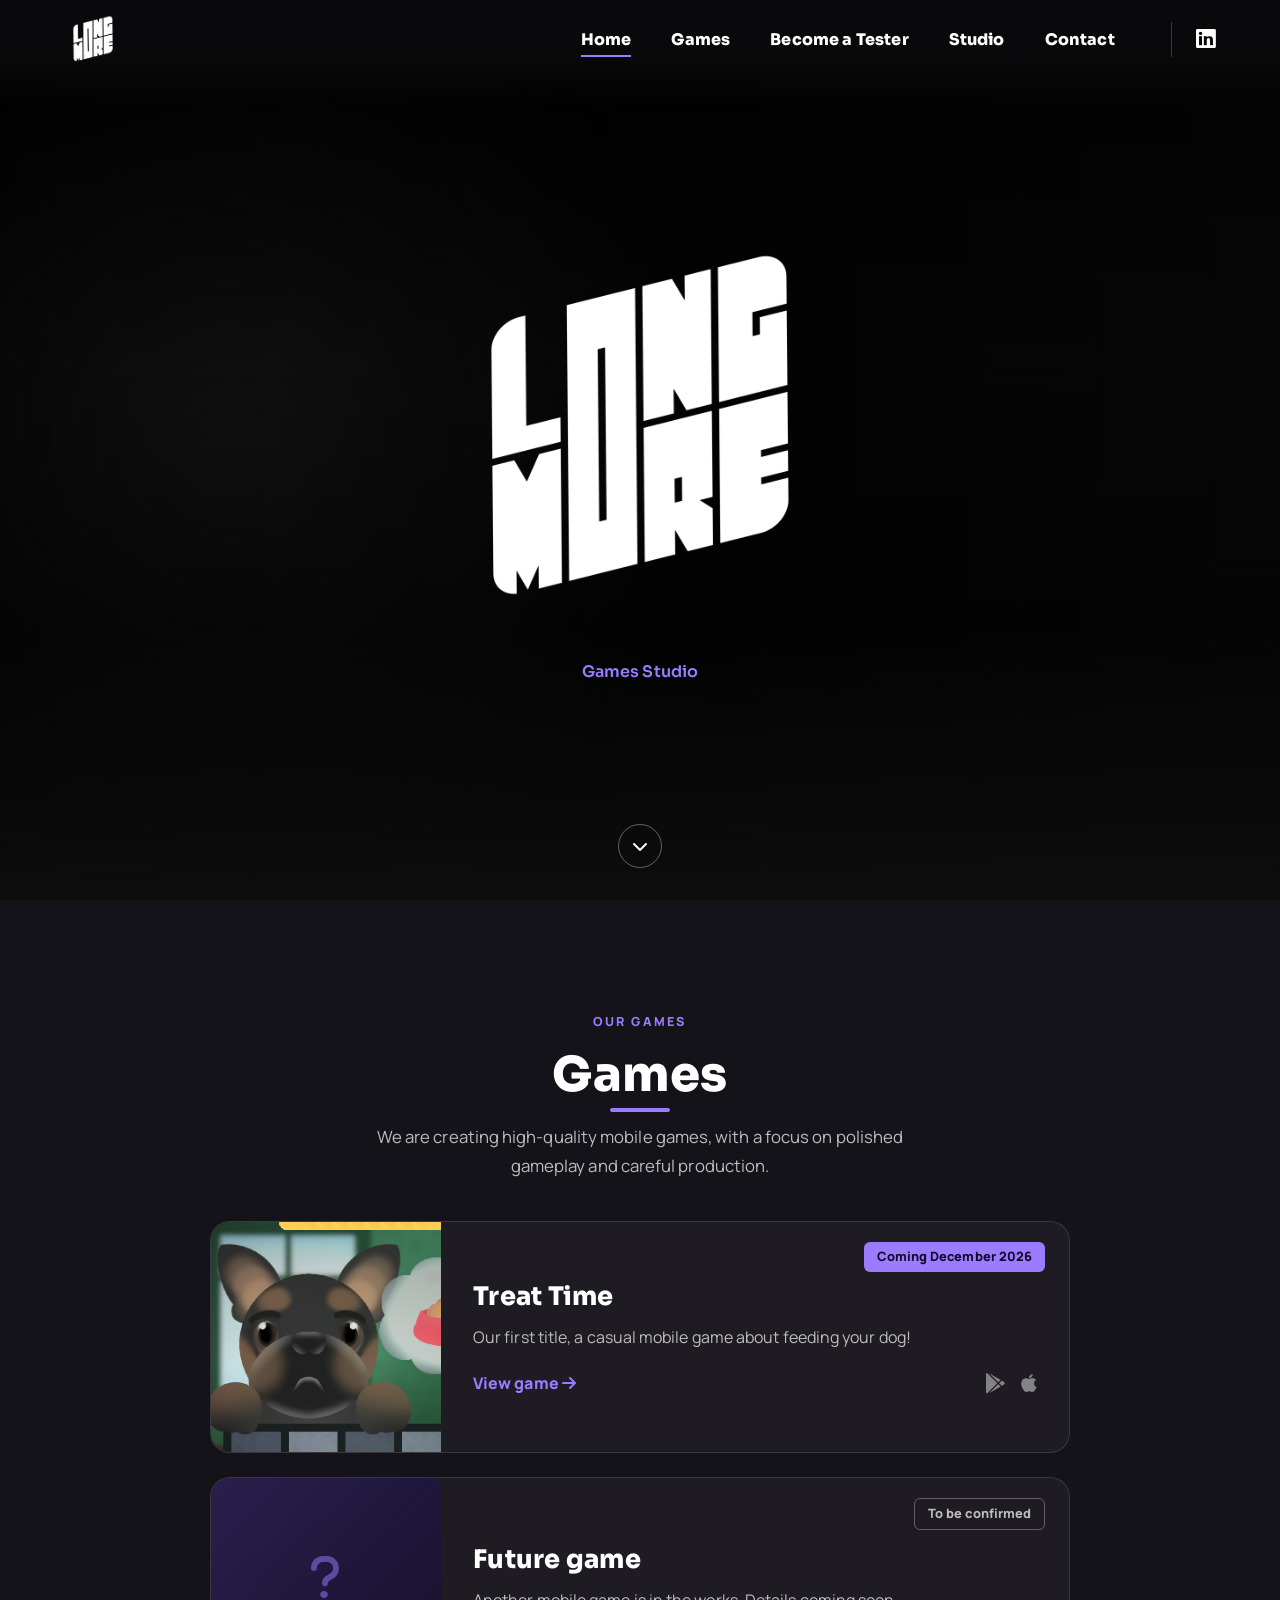
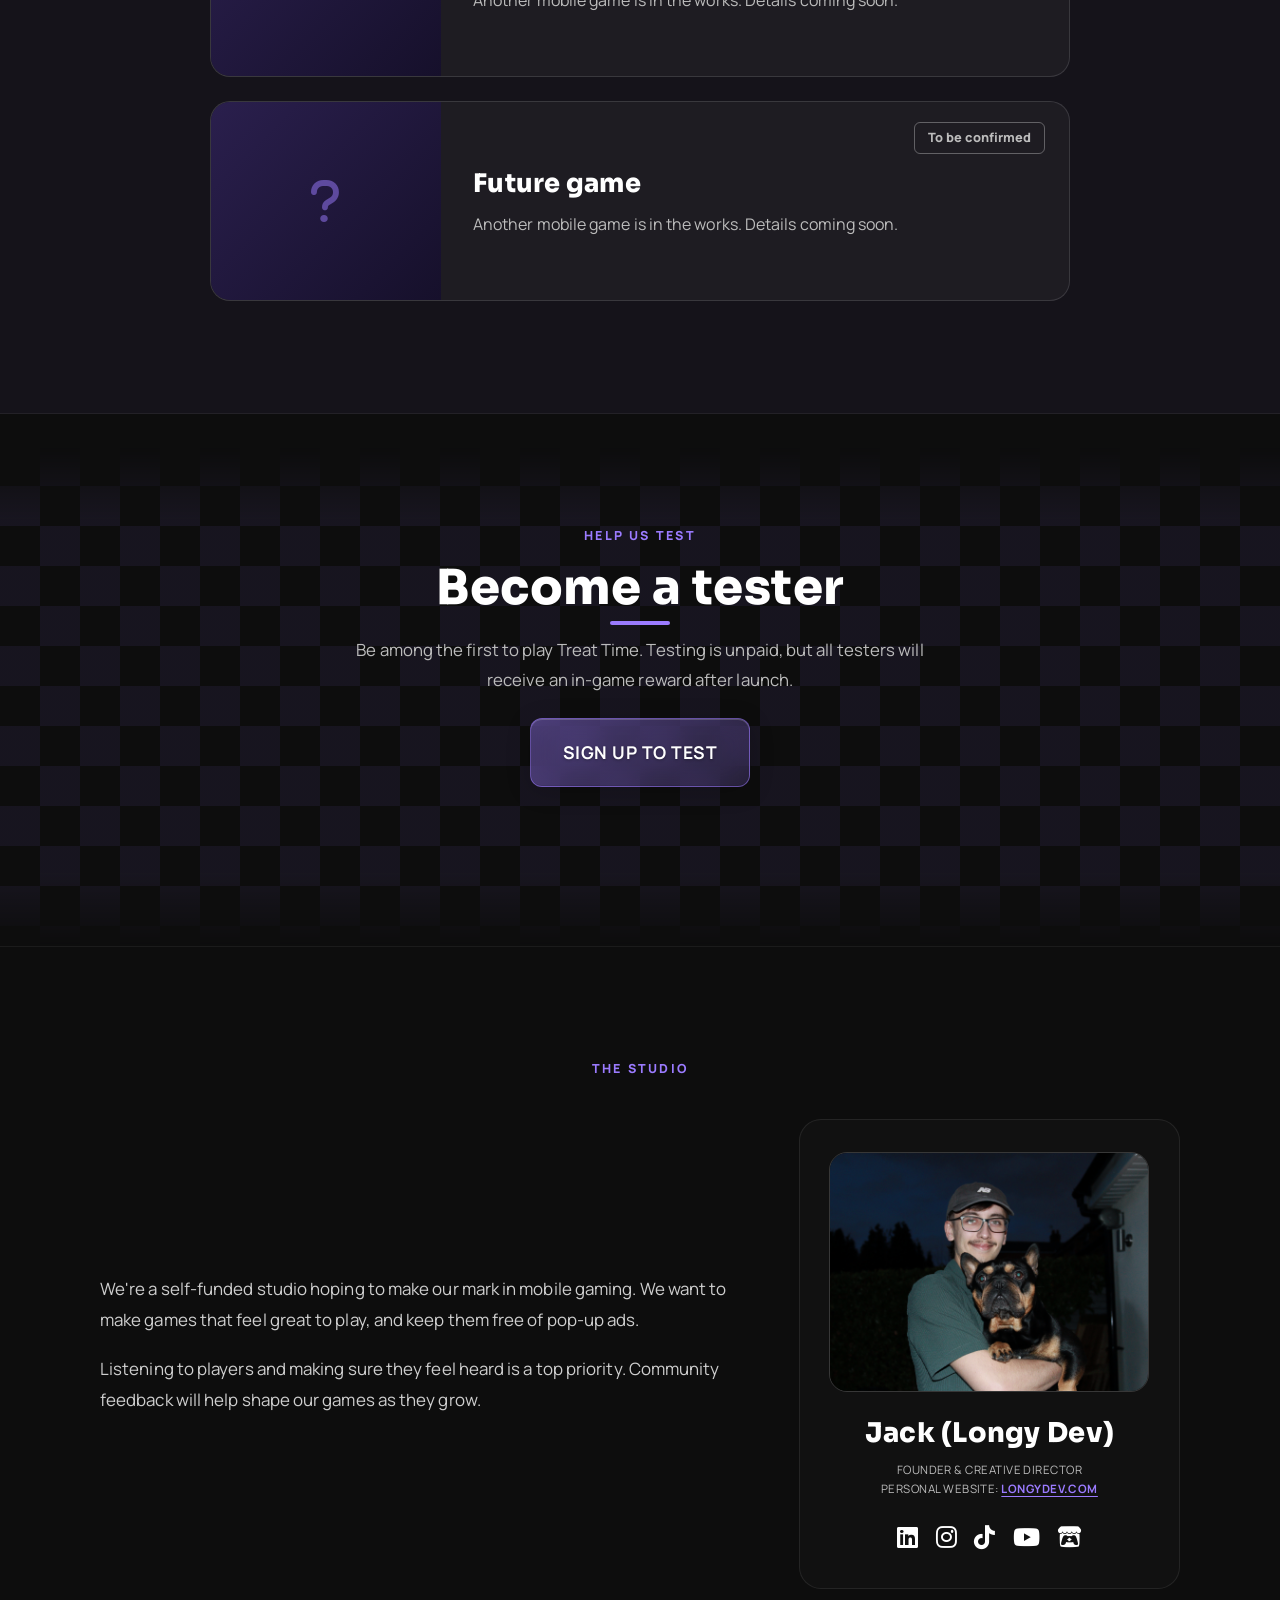
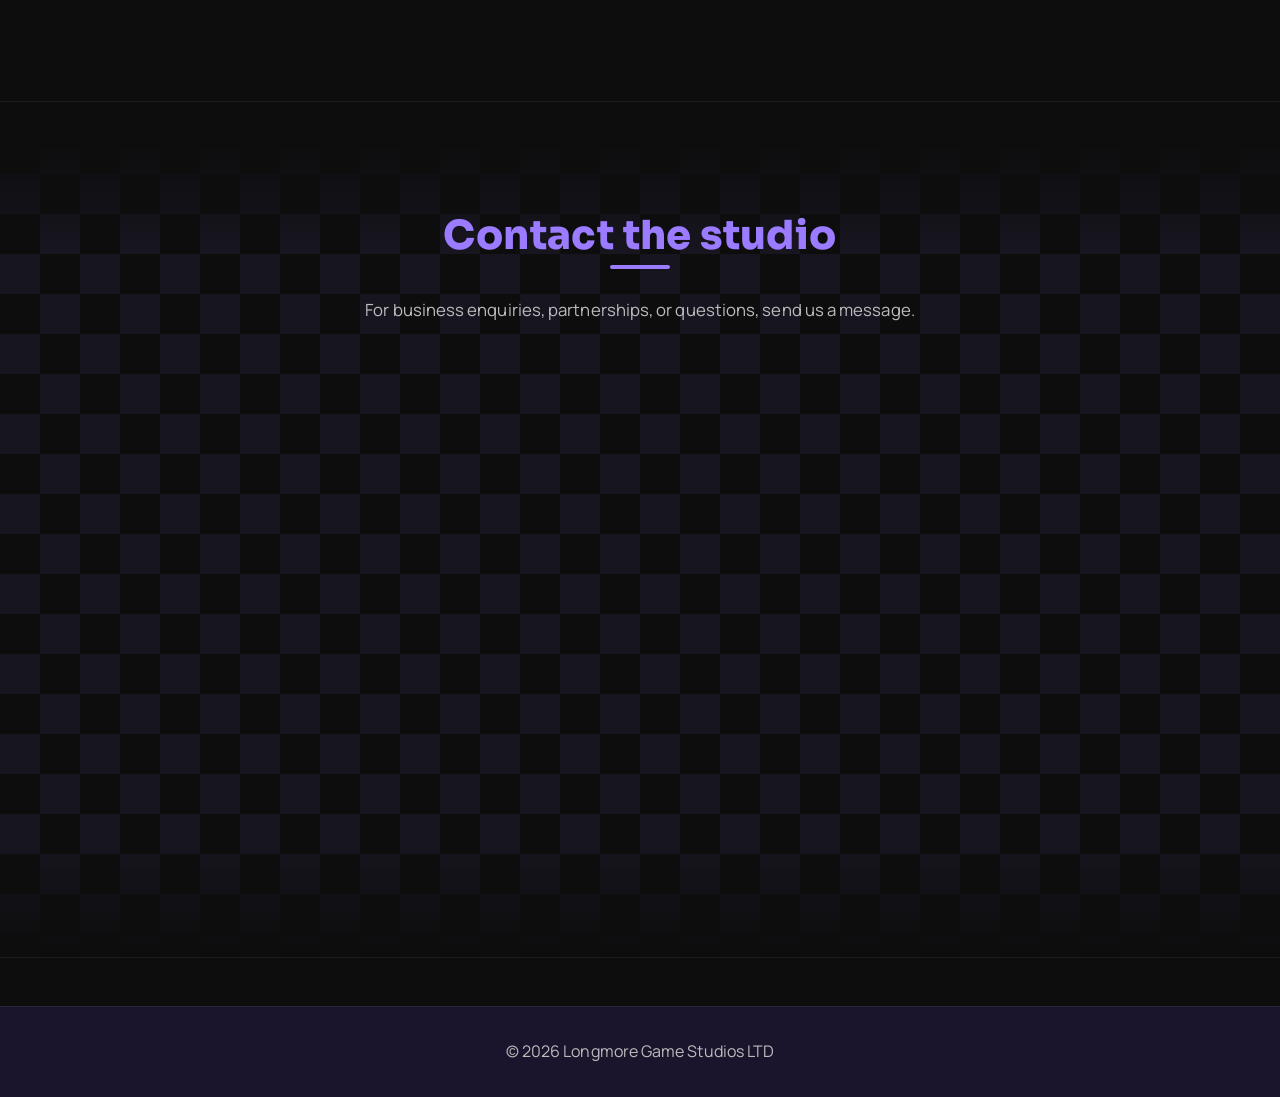
<file: index.html>
<!DOCTYPE html>
<html lang="en">
<head>
  <meta charset="UTF-8" />
  <meta name="viewport" content="width=device-width, initial-scale=1.0"/>
  <title>Longmore Games Studio</title>
  <meta name="description" content="Longmore Games Studio creates high-quality mobile games with a focus on polished gameplay and careful development." />
  <link rel="icon" href="./New%20Logos/My%20Logo.png" type="image/png">
  <link rel="apple-touch-icon" href="./New%20Logos/My%20Logo.png">
  <!-- Google Fonts: Sora + Manrope -->
  <link href="https://fonts.googleapis.com/css2?family=Manrope:wght@400;500;600;700;800&family=Sora:wght@500;600;700;800&display=swap" rel="stylesheet">
  <link rel="stylesheet" href="style.css"/>
  <link rel="stylesheet" href="slideshow.css"/>
  <link rel="stylesheet" href="expandable.css"/>
  <link rel="stylesheet" href="contact.css?v=2"/>
  <link rel="stylesheet" href="enhancements.css?v=2"/>
  <link rel="stylesheet" href="https://cdnjs.cloudflare.com/ajax/libs/font-awesome/6.5.1/css/all.min.css">
  <style>
    body {
      font-family: 'Manrope', 'Inter', 'Poppins', Arial, Helvetica, sans-serif;
      font-size: 1rem;
      font-weight: 400;
      letter-spacing: 0.005em;
      background: var(--bg);
      color: var(--text);
    }
    h1, h2, h3, nav a {
      font-family: 'Sora', 'Inter', 'Poppins', Arial, Helvetica, sans-serif;
      letter-spacing: 0.01em;
    }
    .hero-content-panel {
      max-width: 560px;
      padding: 0;
    }
    @media (max-width: 768px) {
      .hero-content-panel {
        max-width: 100%;
        margin-bottom: 3rem;
      }
    }
    @media (max-width: 768px) {
      .about-grid {
        display: block !important;
        gap: 0 !important;
        position: static !important;
      }
      .about-grid .vertical-divider {
        display: none !important;
      }
      .about-grid > div {
        margin-bottom: 1rem;
      }
      .about-content {
        padding: 1.5rem 1rem !important;
        margin-bottom: 1rem !important;
      }
      .about-bullets li {
        font-size: 0.95rem !important;
        gap: 0.8rem !important;
        padding: 0.8rem 0 !important;
      }
    }
  </style>
</head>
<body>
  <nav>
    <div class="nav-left">
      <a href="#top" class="nav-logo-link">
        <div class="brand-logo-crop brand-logo-crop-nav">
          <img src="./New%20Logos/My%20Logo.png" alt="Longmore Games Studio">
        </div>
      </a>
    </div>

    <div class="nav-right">
      <a href="#top" class="current">Home</a>
      <a href="#games">Games</a>
      <a href="tester.html">Become a Tester</a>
      <a href="#studio">Studio</a>
      <a href="#contact">Contact</a>
      <div class="socials">
        <a href="https://www.linkedin.com/company/longmore-games-studio/home/?viewAsMember=true" target="_blank" rel="noopener" aria-label="LinkedIn"><i class="fab fa-linkedin"></i></a>
      </div>
    </div>

    <button class="menu-toggle" id="menuToggle" type="button" aria-label="Toggle menu" aria-expanded="false" aria-controls="menuOverlay">
      <span></span><span></span><span></span>
    </button>

    <div class="menu-overlay" id="menuOverlay" aria-hidden="true">
      <div class="menu-links">
        <a href="#top" style="--i:0">Home</a>
        <a href="#games" style="--i:1">Games</a>
        <a href="tester.html" style="--i:2">Become a Tester</a>
        <a href="#studio" style="--i:3">Studio</a>
        <a href="#contact" style="--i:4">Contact</a>
      </div>
      <div class="menu-socials" style="--i:4">
        <a href="https://www.linkedin.com/company/longmore-games-studio/home/?viewAsMember=true" target="_blank" rel="noopener" aria-label="LinkedIn"><i class="fab fa-linkedin"></i></a>
      </div>
    </div>
  </nav>

  <header id="top" class="banner" style="display: flex; align-items: center; justify-content: center; padding: 1.5rem clamp(1rem, 4vw, 4rem); height: 100vh; overflow: hidden; margin-top: 0;">
    <!-- Add <source src="./NewVideos/your-gameplay.mp4" type="video/mp4"> inside the video once the footage is ready -->
    <video class="banner-video" autoplay muted loop playsinline preload="metadata" aria-hidden="true"></video>
    <div class="banner-video-fade" aria-hidden="true"></div>
    <div class="hero-content-panel" style="display: flex; flex-direction: column; justify-content: center; align-items: center; text-align: center; z-index: 10; position: relative;">
      <h1 class="hero-brand-heading"><span class="brand-logo-crop brand-logo-crop-hero"><img src="./New%20Logos/My%20Logo.png" alt="Longmore Games Studio"></span></h1>
      <p class="hero-studio-label">Games Studio</p>
    </div>
    <a class="hero-scroll-cue" href="#games" aria-label="Scroll to games" title="Scroll to games">
      <i class="fa-solid fa-chevron-down" aria-hidden="true"></i>
    </a>
  </header>

  <main>
    <section id="games" class="centered-shell section-block">
      <div class="section-heading">
        <p class="eyebrow">Our games</p>
        <h2>Games</h2>
        <p class="vision-statement">We are creating high-quality mobile games, with a focus on polished gameplay and careful production.</p>
      </div>

      <div class="game-list" aria-label="Longmore Game Studios games">
        <a class="game-card" href="treattime.html">
          <div class="game-card-art"><img src="./NewImages/TreatTimeImages/treattime-dog.png" alt="Treat Time"></div>
          <div class="game-card-body">
            <span class="game-badge">Coming December 2026</span>
            <h3>Treat Time</h3>
            <p>Our first title, a casual mobile game about feeding your dog!</p>
            <div class="game-card-foot">
              <span class="game-card-link">View game <i class="fa-solid fa-arrow-right" aria-hidden="true"></i></span>
              <span class="game-platforms"><i class="fa-brands fa-google-play" aria-hidden="true"></i><i class="fa-brands fa-apple" aria-hidden="true"></i></span>
            </div>
          </div>
        </a>

        <div class="game-card is-tbc">
          <div class="game-card-art"><i class="fa-solid fa-question" aria-hidden="true"></i></div>
          <div class="game-card-body">
            <span class="game-badge">To be confirmed</span>
            <h3>Future game</h3>
            <p>Another mobile game is in the works. Details coming soon.</p>
          </div>
        </div>

        <div class="game-card is-tbc">
          <div class="game-card-art"><i class="fa-solid fa-question" aria-hidden="true"></i></div>
          <div class="game-card-body">
            <span class="game-badge">To be confirmed</span>
            <h3>Future game</h3>
            <p>Another mobile game is in the works. Details coming soon.</p>
          </div>
        </div>
      </div>
    </section>

    <section id="tester" class="centered-shell section-block">
      <div class="section-heading narrow">
        <p class="eyebrow">Help us test</p>
        <h2>Become a tester</h2>
        <p class="vision-statement">Be among the first to play Treat Time. Testing is unpaid, but all testers will receive an in-game reward after launch.</p>
        <p style="margin-top:1.5rem"><a class="cta-btn" href="tester.html" style="display:inline-block;text-decoration:none">Sign up to test</a></p>
      </div>
    </section>

    <section id="studio" class="centered-shell section-block">
      <div class="section-heading">
        <p class="eyebrow">The studio</p>
      </div>

      <div class="story-split">
        <div class="story-copy">
          <p>
            We're a self-funded studio hoping to make our mark in mobile gaming. We want to make games that feel great to play, and keep them free of pop-up ads.
          </p>

          <p>
            Listening to players and making sure they feel heard is a top priority. Community feedback will help shape our games as they grow.
          </p>
        </div>

        <div class="owner-card" aria-label="Owner profile overview">
          <img class="owner-photo" src="./Images/ME.JPG" alt="Jack, founder of Longmore Game Studios LTD, holding his dog">
          <h3>Jack (Longy Dev)</h3>
          <p>Founder & Creative Director</p>
          <p>Personal website: <a class="personal-website-link" href="https://longydev.com/" target="_blank" rel="noopener">longydev.com</a></p>
          <div class="owner-socials">
            <a href="https://www.linkedin.com/company/longmore-games-studio/home/?viewAsMember=true" target="_blank" rel="noopener" aria-label="LinkedIn"><i class="fab fa-linkedin"></i></a>
            <a href="https://www.instagram.com/longy_dev" target="_blank" rel="noopener" aria-label="Instagram"><i class="fab fa-instagram"></i></a>
            <a href="https://www.tiktok.com/@longydev" target="_blank" rel="noopener" aria-label="TikTok"><i class="fab fa-tiktok"></i></a>
            <a href="https://www.youtube.com/@LongyDev" target="_blank" rel="noopener" aria-label="YouTube"><i class="fab fa-youtube"></i></a>
            <a href="https://longy-dev.itch.io/" target="_blank" rel="noopener" aria-label="itch.io"><i class="fab fa-itch-io"></i></a>
          </div>
        </div>
      </div>
    </section>

    <section id="contact" class="centered-shell section-block contact-block">
      <div class="section-heading narrow">
        
        <h2>Contact the studio</h2>
        <p class="vision-statement">For business enquiries, partnerships, or questions, send us a message.</p>
      </div>

      <div class="contact-wrapper" style="padding: 0; background: transparent; border: none; box-shadow: none;">
        <form class="contact-form" action="https://formspree.io/f/xaqpeebo" method="POST">
          <div class="form-group">
            <label for="email">Email</label>
            <input type="email" id="email" name="email" placeholder="your@email.com" required>
          </div>

          <div class="form-group">
            <label for="message">Message</label>
            <textarea id="message" name="message" placeholder="Your message..." required></textarea>
          </div>

          <div class="form-group" style="margin-top: 1rem;">
            <button type="submit" class="cta-btn">Send message</button>
          </div>
        </form>
      </div>
    </section>
  </main>

  <footer>
    <p>© 2026 Longmore Game Studios LTD</p>
  </footer>

  <script src="script.js"></script>
  <script src="enhancements.js"></script>
</body>
</html>
</file>
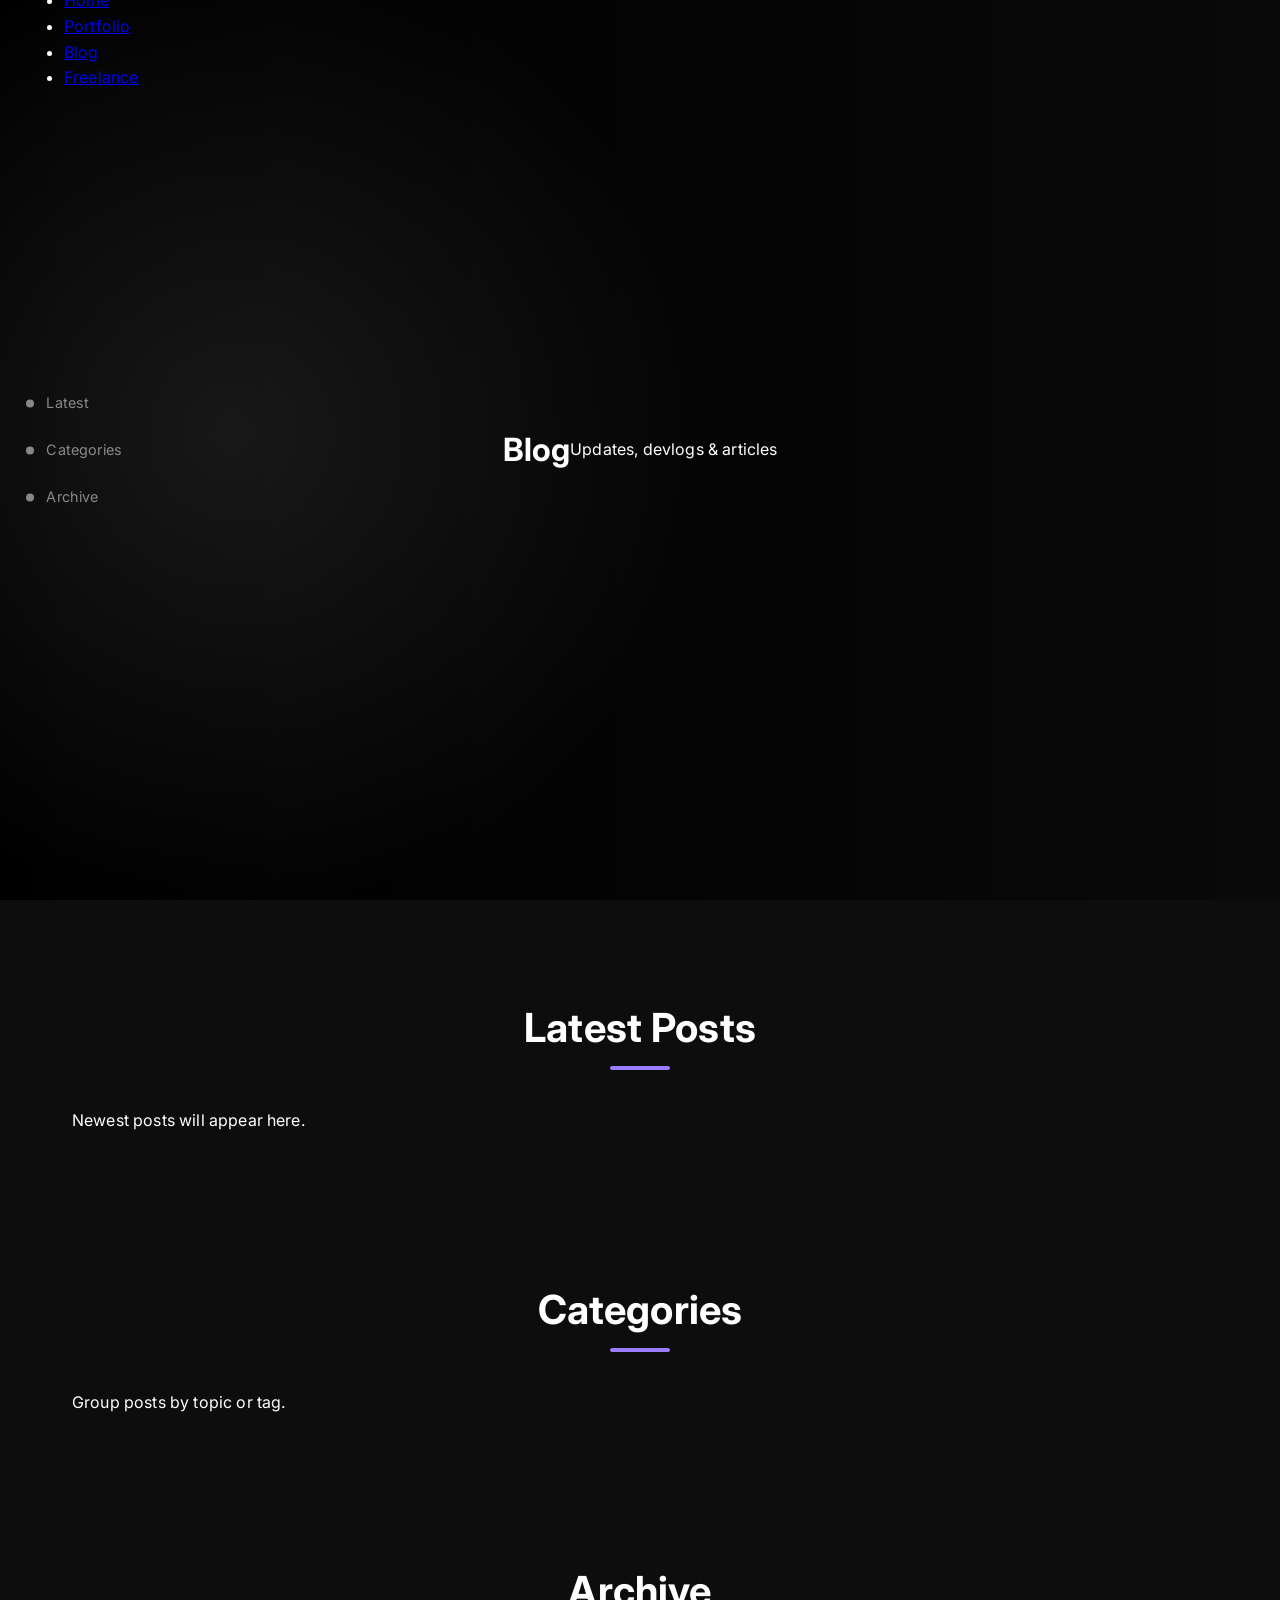
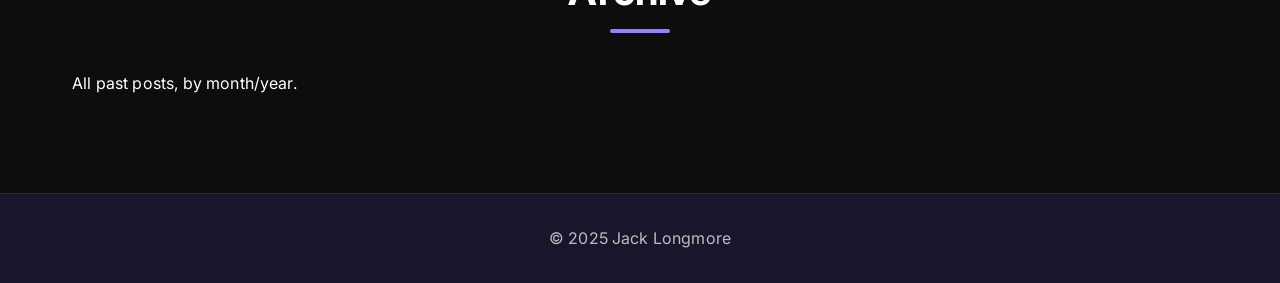
<file: blog.html>
<!DOCTYPE html>
<html lang="en">
<head>
  <meta charset="UTF-8"/>
  <meta name="viewport" content="width=device-width, initial-scale=1.0"/>
  <title>Blog - Jack Longmore</title>
  <link rel="stylesheet" href="style.css"/>
</head>
<body>

  <!-- Sidebar (Blog sections) -->
  <div class="sidebar">
    <a href="#latest"><span>Latest</span></a>
    <a href="#categories"><span>Categories</span></a>
    <a href="#archive"><span>Archive</span></a>
  </div>

  <!-- Top navigation -->
<nav>
  <ul>
    <li><a href="index.html">Home</a></li>
    <li><a href="portfolio.html">Portfolio</a></li>
    <li><a href="blog.html">Blog</a></li>
    <li><a href="freelance.html">Freelance</a></li>
  </ul>
</nav>

  <!-- Banner -->
  <header class="banner">
    <h1>Blog</h1>
    <p>Updates, devlogs & articles</p>
  </header>

  <!-- Sections -->
  <section id="latest">
    <h2>Latest Posts</h2>
    <p>Newest posts will appear here.</p>
  </section>

  <section id="categories">
    <h2>Categories</h2>
    <p>Group posts by topic or tag.</p>
  </section>

  <section id="archive">
    <h2>Archive</h2>
    <p>All past posts, by month/year.</p>
  </section>

  <footer>
    <p>© 2025 Jack Longmore</p>
  </footer>

  <script src="script.js"></script>
</body>
</html>
</file>
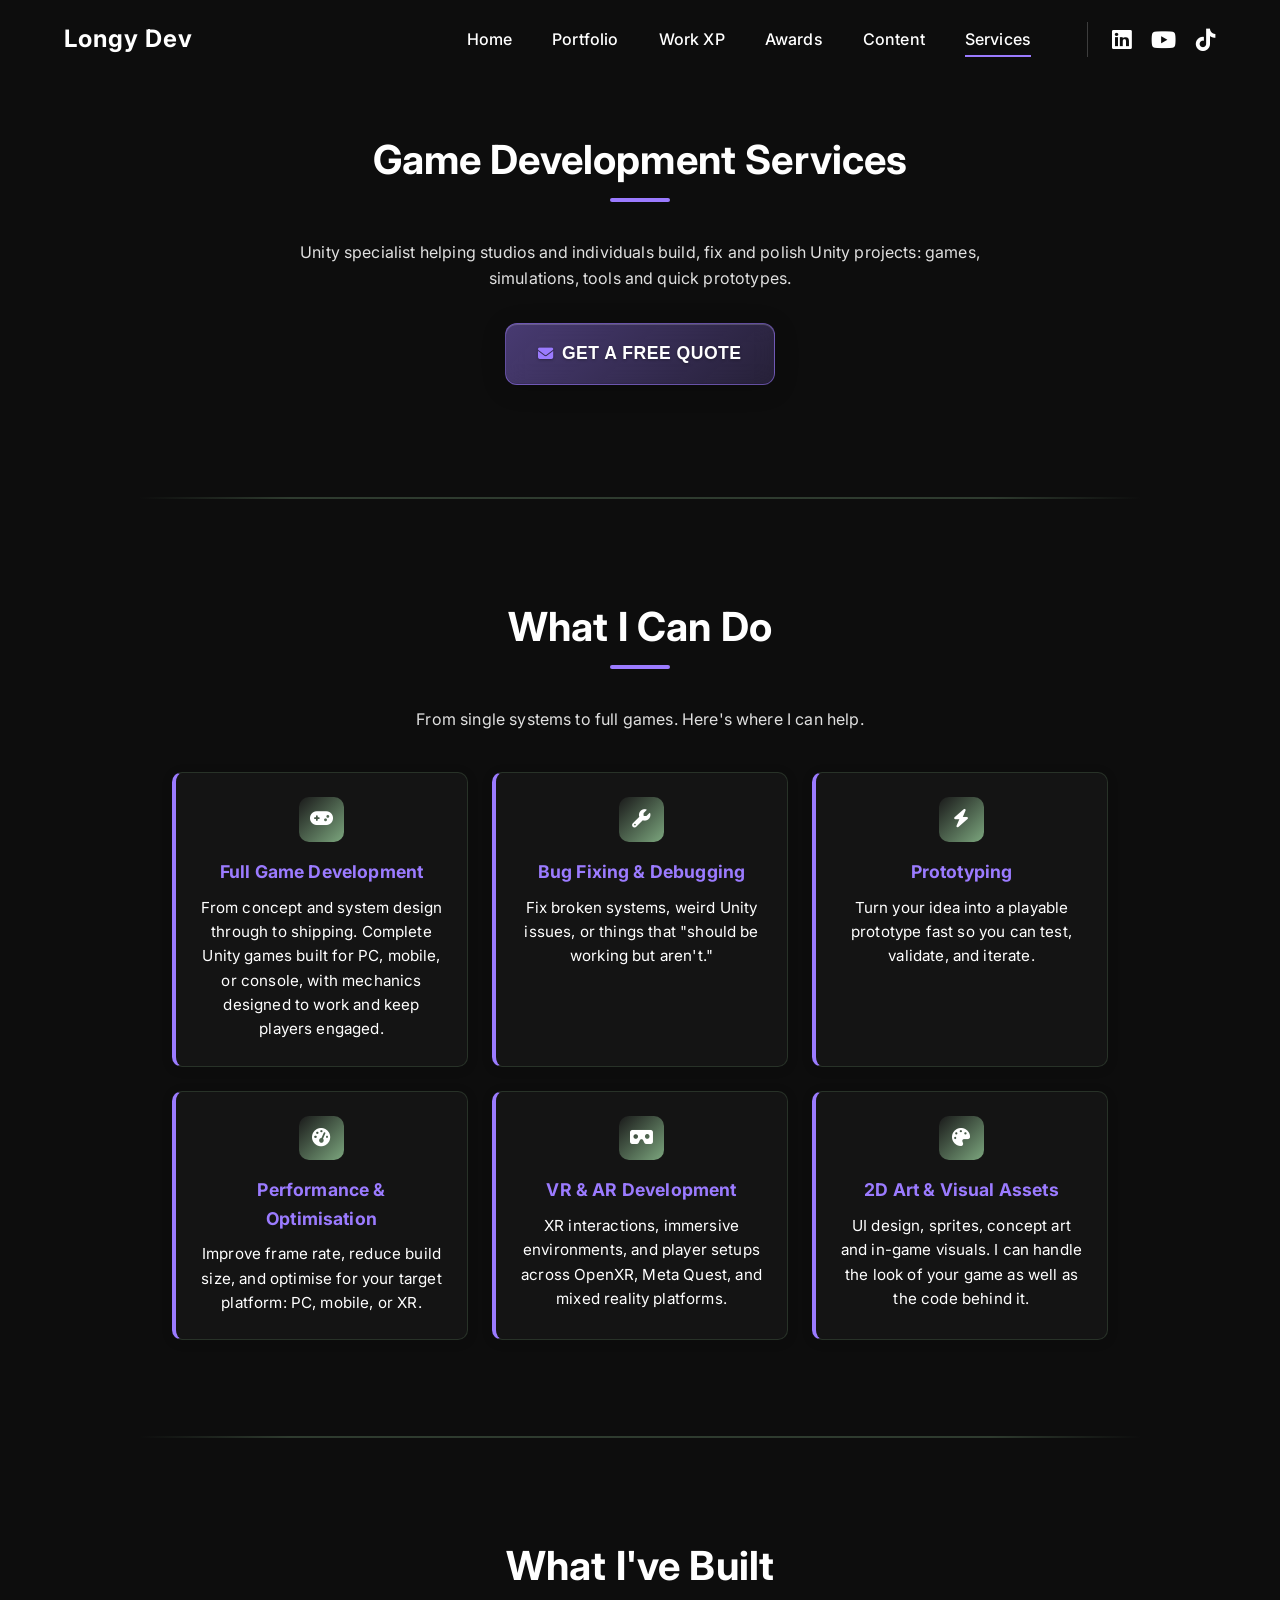
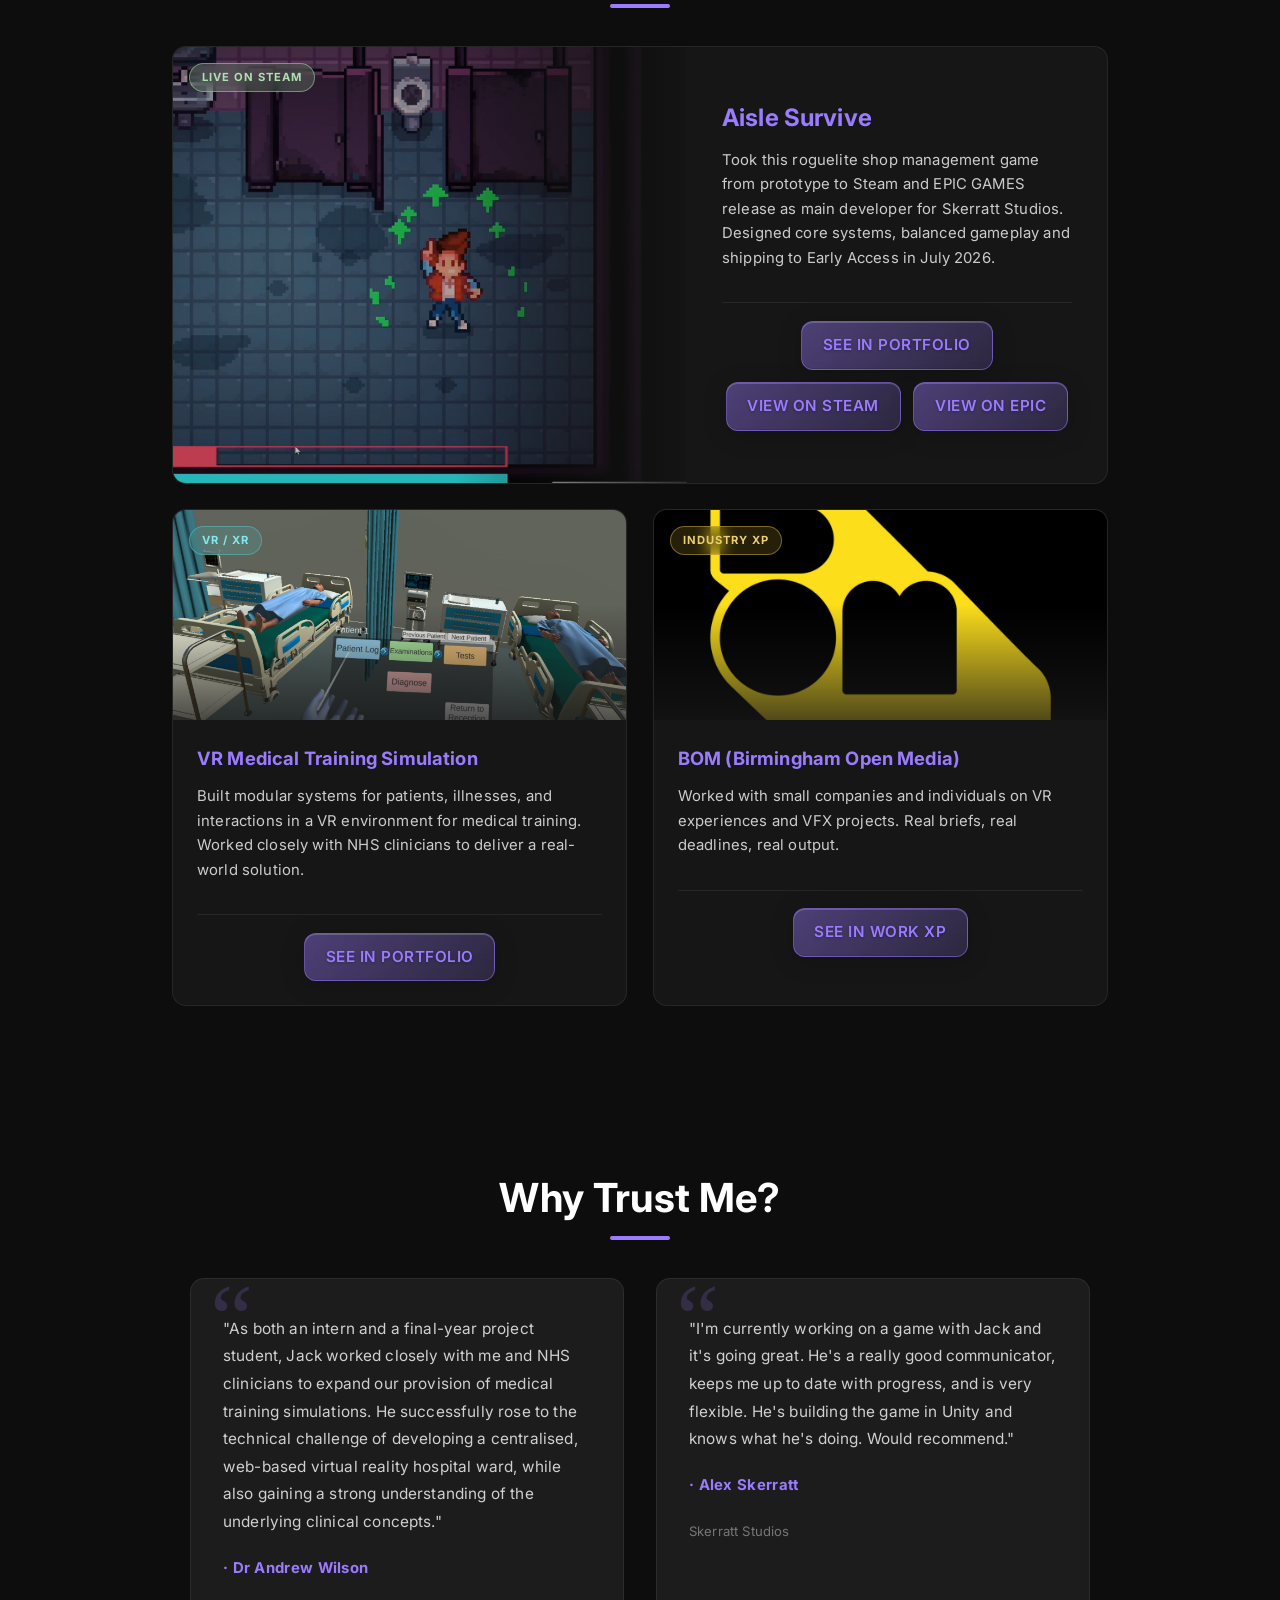
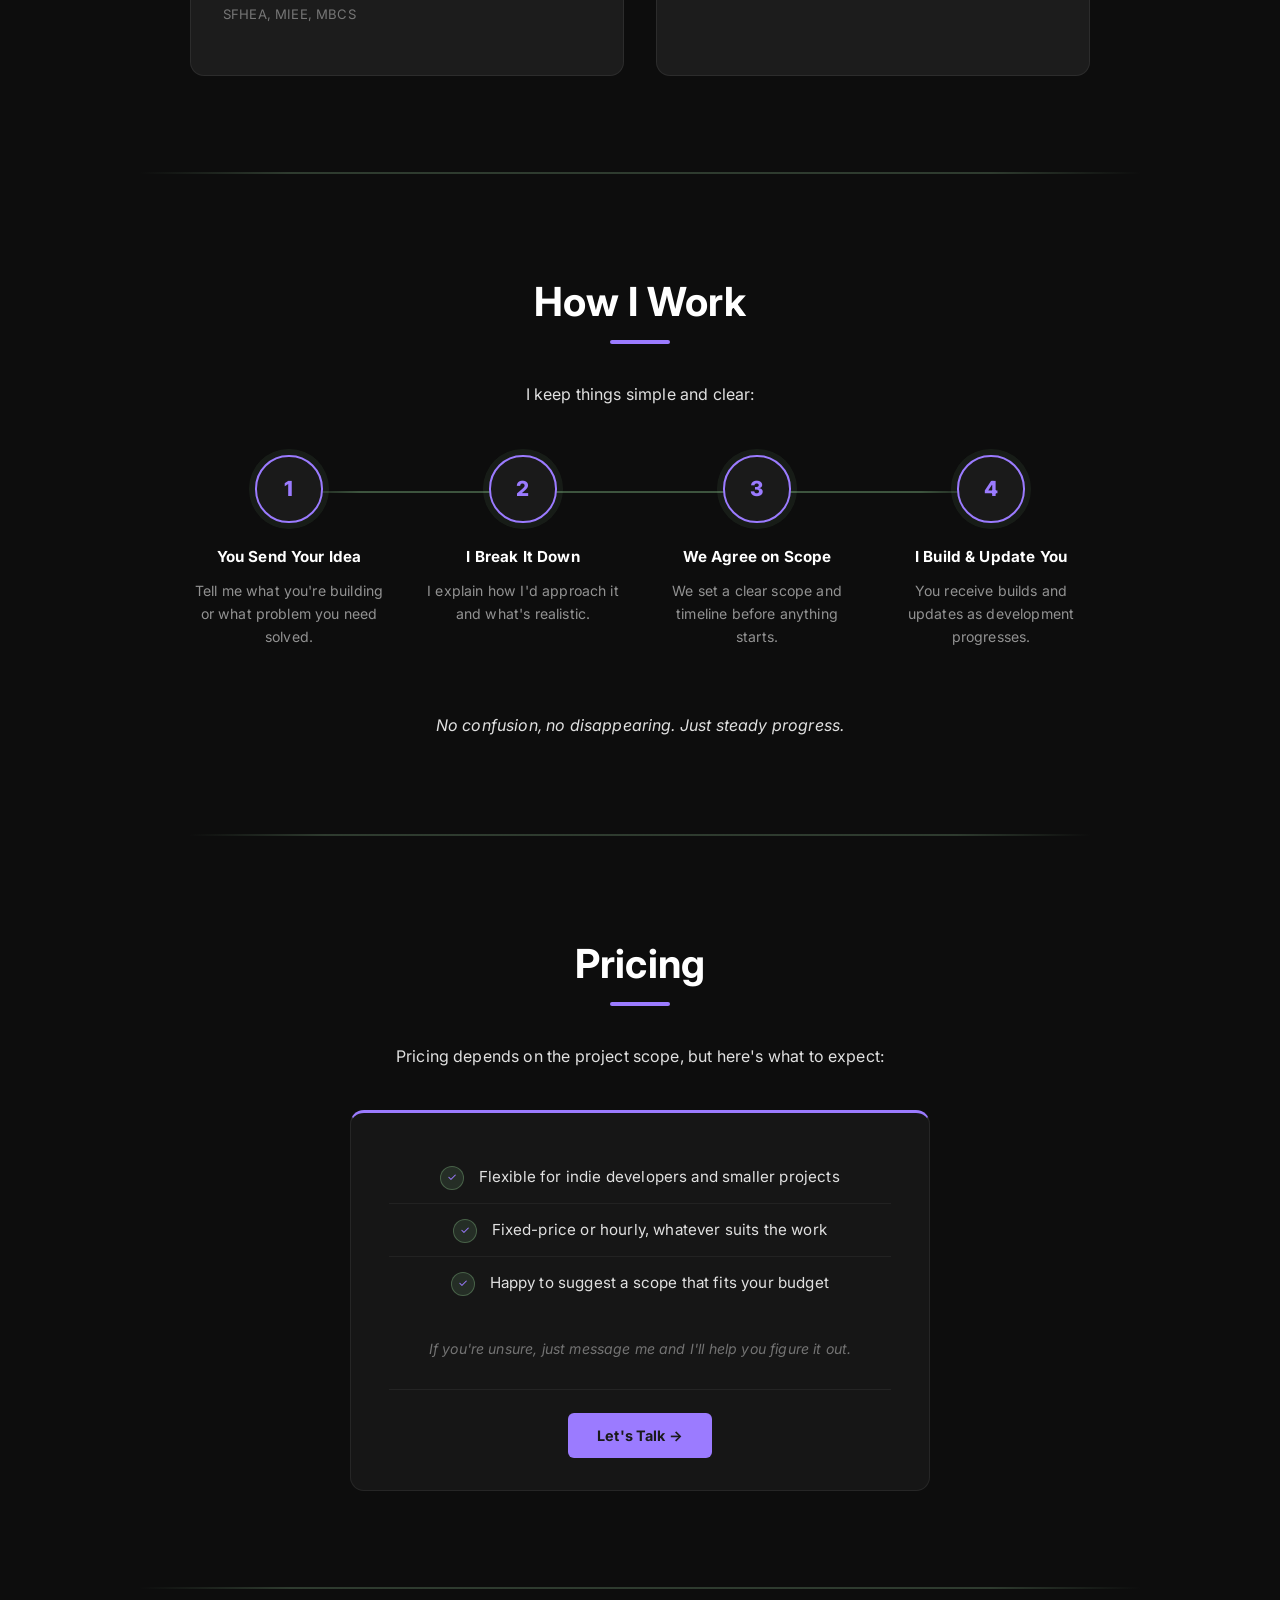
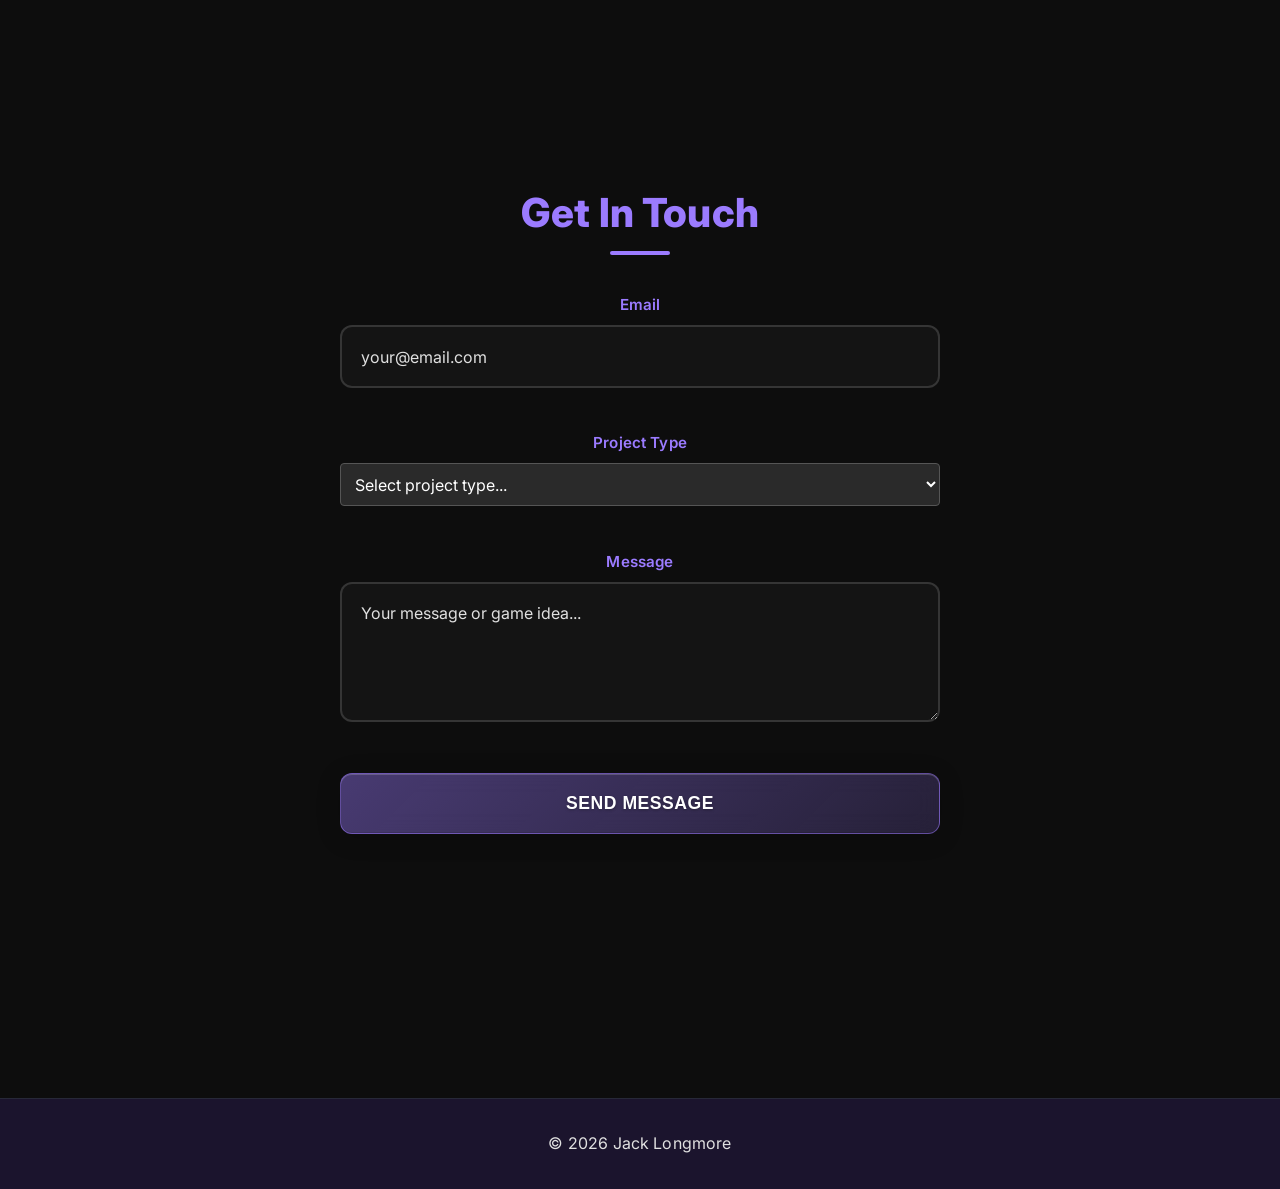
<file: freelance.html>
<!DOCTYPE html>
<html lang="en">
<head>
  <meta charset="UTF-8" />
  <meta name="viewport" content="width=device-width, initial-scale=1.0"/>
  <title>Freelance Inquiries - Jack Longmore</title>
  <link rel="icon" href="./New%20Logos/My%20Logo.png" type="image/png">
  <link rel="apple-touch-icon" href="./New%20Logos/My%20Logo.png">
  <!-- Google Fonts: Inter -->
  <link href="https://fonts.googleapis.com/css2?family=Inter:wght@400;600;700;900&display=swap" rel="stylesheet">
  <link rel="stylesheet" href="style.css"/>
  <link rel="stylesheet" href="contact.css"/>
  <link rel="stylesheet" href="https://cdnjs.cloudflare.com/ajax/libs/font-awesome/6.5.1/css/all.min.css">
</head>
<body class="page-freelance">


  <!-- Sidebar -->
  <div class="sidebar" style="display: none; opacity: 0; transition: opacity 0.3s ease; pointer-events: none;" id="mainSidebar">
    <a href="#services"><span>Services</span></a>
    <a href="#whatibuild"><span>Projects</span></a>
    <a href="#reviews"><span>Reviews</span></a>
    <a href="#howwework"><span>How I Work</span></a>
    <a href="#pricing"><span>Pricing</span></a>
    <a href="#contact"><span>Contact</span></a>
  </div>

  <!-- Top navigation -->
  <nav>
    <div class="nav-left">
      <a href="index.html" class="nav-logo-link">
        <img id="logo" src="New%20Logos/My%20Logo.png" alt="Longmore Game Studios LTD" class="nav-logo">
        <span>Longy Dev</span>
      </a>
    </div>
    <div class="nav-right">
      <a href="index.html">Home</a>
      <a href="portfolio.html">Portfolio</a>
      <a href="work-experience.html">Work XP</a>
      <a href="awards.html">Awards</a>
      <a href="content.html">Content</a>
      <a href="freelance.html" class="current">Services</a>
      <div class="socials">
        <a href="https://www.linkedin.com/company/longmore-games-studio/home/?viewAsMember=true" target="_blank"><i class="fab fa-linkedin"></i></a>
        <a href="https://www.youtube.com/@LongyDev" target="_blank"><i class="fab fa-youtube"></i></a>
        <a href="https://www.tiktok.com/@longydev" target="_blank"><i class="fab fa-tiktok"></i></a>
      </div>
    </div>
    <div class="nav-hamburger" id="navHamburger" onclick="this.classList.toggle('active'); document.getElementById('navDropdown').classList.toggle('active');">&#9776;</div>
    <div class="nav-dropdown" id="navDropdown">
      <a href="index.html" onclick="document.getElementById('navHamburger').classList.remove('active'); document.getElementById('navDropdown').classList.remove('active');">Home</a>
      <a href="portfolio.html" onclick="document.getElementById('navHamburger').classList.remove('active'); document.getElementById('navDropdown').classList.remove('active');">Portfolio</a>
      <a href="work-experience.html" onclick="document.getElementById('navHamburger').classList.remove('active'); document.getElementById('navDropdown').classList.remove('active');">Work XP</a>
      <a href="awards.html" onclick="document.getElementById('navHamburger').classList.remove('active'); document.getElementById('navDropdown').classList.remove('active');">Awards</a>
      <a href="content.html" onclick="document.getElementById('navHamburger').classList.remove('active'); document.getElementById('navDropdown').classList.remove('active');">Content</a>
      <a href="freelance.html" class="current" onclick="document.getElementById('navHamburger').classList.remove('active'); document.getElementById('navDropdown').classList.remove('active');">Services</a>
      <div class="dropdown-socials">
        <a href="https://www.linkedin.com/company/longmore-games-studio/home/?viewAsMember=true" target="_blank"><i class="fab fa-linkedin"></i></a>
        <a href="https://www.youtube.com/@LongyDev" target="_blank"><i class="fab fa-youtube"></i></a>
        <a href="https://www.tiktok.com/@longydev" target="_blank"><i class="fab fa-tiktok"></i></a>
      </div>
    </div>
  </nav>

  <!-- Banner -->
  <header class="banner" style="display: none;"></header>



  <!-- Hero Section -->
  <section id="hero" style="text-align: center; padding: 5rem 2rem 4rem;">
    <h2>Game Development Services</h2>
    <p style="font-size: 2.0rem; color: var(--text-muted); max-width: 680px; margin: 0 auto 2rem; line-height: 1.6;">Unity specialist helping studios and individuals build, fix and polish Unity projects: games, simulations, tools and quick prototypes.</p>
    <button onclick="document.getElementById('contact').scrollIntoView({behavior: 'smooth'})" class="cta-btn" style="cursor: pointer; display: flex; align-items: center; gap: 0.5rem; width: fit-content; margin: 0 auto;"><i class="fas fa-envelope" style="color: var(--accent); font-size: 0.95rem;"></i> Get A Free Quote</button>
  </section>

  <!-- Scroll Indicator -->
  <div style="display: none; justify-content: center; padding: 0.8rem 0; width: 100%; margin-bottom: 2rem;">
    <div style="text-align: center; cursor: pointer;" onclick="document.getElementById('whoiwork').scrollIntoView({behavior: 'smooth'})">
      <div style="color: var(--accent); font-size: 3rem; animation: bounce 2s infinite; cursor: pointer;">•</div>
    </div>
  </div>

  <div style="max-width: 1000px; margin: 2rem auto; border-bottom: 2px solid rgba(124, 166, 126, 0.3); border-image: linear-gradient(to right, transparent, rgba(124, 166, 126, 0.3) 15%, rgba(124, 166, 126, 0.3) 85%, transparent) 1;"></div>



  <!-- Services Section -->
  <section id="services" class="freelance-section">
    <h2>What I Can Do</h2>
    <p style="text-align: center; margin-bottom: 2.5rem; color: var(--text-muted); font-size: 0.95rem; max-width: 600px; margin-left: auto; margin-right: auto;">From single systems to full games. Here's where I can help.</p>
    <div style="display: grid; grid-template-columns: repeat(auto-fit, minmax(280px, 1fr)); gap: 1.5rem; max-width: 1000px; margin: 0 auto;">
      <div class="card highlight" style="border-left: 4px solid var(--accent); padding: 1.5rem; text-align: center;">
        <div style="width: 2.8rem; height: 2.8rem; background: linear-gradient(135deg, #1a1a1a, #7ca67e); border-radius: 10px; display: flex; align-items: center; justify-content: center; margin: 0 auto 1rem;">
          <i class="fas fa-gamepad" style="color: #ffffff; font-size: 1.15rem;"></i>
        </div>
        <h3 style="color: var(--accent); margin-bottom: 0.6rem; font-size: 1.1rem;">Full Game Development</h3>
        <p style="color: #ffffff; font-size: 0.95rem; line-height: 1.6;">From concept and system design through to shipping. Complete Unity games built for PC, mobile, or console, with mechanics designed to work and keep players engaged.</p>
      </div>
      <div class="card highlight" style="border-left: 4px solid var(--accent); padding: 1.5rem; text-align: center;">
        <div style="width: 2.8rem; height: 2.8rem; background: linear-gradient(135deg, #1a1a1a, #7ca67e); border-radius: 10px; display: flex; align-items: center; justify-content: center; margin: 0 auto 1rem;">
          <i class="fas fa-wrench" style="color: #ffffff; font-size: 1.15rem;"></i>
        </div>
        <h3 style="color: var(--accent); margin-bottom: 0.6rem; font-size: 1.1rem;">Bug Fixing &amp; Debugging</h3>
        <p style="color: #ffffff; font-size: 0.95rem; line-height: 1.6;">Fix broken systems, weird Unity issues, or things that "should be working but aren't."</p>
      </div>
      <div class="card highlight" style="border-left: 4px solid var(--accent); padding: 1.5rem; text-align: center;">
        <div style="width: 2.8rem; height: 2.8rem; background: linear-gradient(135deg, #1a1a1a, #7ca67e); border-radius: 10px; display: flex; align-items: center; justify-content: center; margin: 0 auto 1rem;">
          <i class="fas fa-bolt" style="color: #ffffff; font-size: 1.15rem;"></i>
        </div>
        <h3 style="color: var(--accent); margin-bottom: 0.6rem; font-size: 1.1rem;">Prototyping</h3>
        <p style="color: #ffffff; font-size: 0.95rem; line-height: 1.6;">Turn your idea into a playable prototype fast so you can test, validate, and iterate.</p>
      </div>
      <div class="card highlight" style="border-left: 4px solid var(--accent); padding: 1.5rem; text-align: center;">
        <div style="width: 2.8rem; height: 2.8rem; background: linear-gradient(135deg, #1a1a1a, #7ca67e); border-radius: 10px; display: flex; align-items: center; justify-content: center; margin: 0 auto 1rem;">
          <i class="fas fa-gauge-high" style="color: #ffffff; font-size: 1.15rem;"></i>
        </div>
        <h3 style="color: var(--accent); margin-bottom: 0.6rem; font-size: 1.1rem;">Performance &amp; Optimisation</h3>
        <p style="color: #ffffff; font-size: 0.95rem; line-height: 1.6;">Improve frame rate, reduce build size, and optimise for your target platform: PC, mobile, or XR.</p>
      </div>
      <div class="card highlight" style="border-left: 4px solid var(--accent); padding: 1.5rem; text-align: center;">
        <div style="width: 2.8rem; height: 2.8rem; background: linear-gradient(135deg, #1a1a1a, #7ca67e); border-radius: 10px; display: flex; align-items: center; justify-content: center; margin: 0 auto 1rem;">
          <i class="fas fa-vr-cardboard" style="color: #ffffff; font-size: 1.15rem;"></i>
        </div>
        <h3 style="color: var(--accent); margin-bottom: 0.6rem; font-size: 1.1rem;">VR &amp; AR Development</h3>
        <p style="color: #ffffff; font-size: 0.95rem; line-height: 1.6;">XR interactions, immersive environments, and player setups across OpenXR, Meta Quest, and mixed reality platforms.</p>
      </div>
      <div class="card highlight" style="border-left: 4px solid var(--accent); padding: 1.5rem; text-align: center;">
        <div style="width: 2.8rem; height: 2.8rem; background: linear-gradient(135deg, #1a1a1a, #7ca67e); border-radius: 10px; display: flex; align-items: center; justify-content: center; margin: 0 auto 1rem;">
          <i class="fas fa-palette" style="color: #ffffff; font-size: 1.15rem;"></i>
        </div>
        <h3 style="color: var(--accent); margin-bottom: 0.6rem; font-size: 1.1rem;">2D Art &amp; Visual Assets</h3>
        <p style="color: #ffffff; font-size: 0.95rem; line-height: 1.6;">UI design, sprites, concept art and in-game visuals. I can handle the look of your game as well as the code behind it.</p>
      </div>
    </div>
  </section>

  <div style="max-width: 1000px; margin: 2rem auto; border-bottom: 2px solid rgba(124, 166, 126, 0.3); border-image: linear-gradient(to right, transparent, rgba(124, 166, 126, 0.3) 15%, rgba(124, 166, 126, 0.3) 85%, transparent) 1;"></div>

  <!-- What I Can Build Section -->
  <section id="whatibuild" class="freelance-section">
    <h2>What I've Built</h2>
    <div class="built-grid">

      <!-- Aisle Survive — Featured -->
      <div class="built-card built-card--featured">
        <div class="built-card-img">
          <img src="NewImages/AlexGame/A screenshot 1.png" alt="Aisle Survive Screenshot">
          <span class="built-tag built-tag--steam">Live on Steam</span>
        </div>
        <div class="built-card-body">
          <h3>Aisle Survive</h3>
          <p>Took this roguelite shop management game from prototype to Steam and EPIC GAMES release as main developer for Skerratt Studios. Designed core systems, balanced gameplay and shipping to Early Access in July 2026.</p>
          <div class="built-card-links" style="display: flex; gap: 0.8rem; flex-wrap: wrap; justify-content: center; margin-top: 1.5rem;">
            <a href="portfolio.html#aisle-survive" target="_blank" class="btn itch-btn" style="display: inline-flex; align-items: center; gap: 0.5rem; font-size: 0.95rem; padding: 0.7rem 1.3rem;">See in Portfolio</a>
            <a href="https://store.steampowered.com/app/4596550/Aisle_Survive/" target="_blank" class="btn itch-btn" style="display: inline-flex; align-items: center; gap: 0.5rem; font-size: 0.95rem; padding: 0.7rem 1.3rem;">View on Steam</a>
            <a href="https://www.epicgames.com/store/en-US/p/aisle-survive" target="_blank" class="btn itch-btn" style="display: inline-flex; align-items: center; gap: 0.5rem; font-size: 0.95rem; padding: 0.7rem 1.3rem;">View on EPIC</a>
          </div>
        </div>
      </div>

      <!-- VR Medical Training Simulation -->
      <div class="built-card">
        <div class="built-card-img">
          <img src="Images/UniWork/VR Ward/3.jpg" alt="VR Medical Training Screenshot">
          <span class="built-tag built-tag--vr">VR / XR</span>
        </div>
        <div class="built-card-body">
          <h3>VR Medical Training Simulation</h3>
          <p>Built modular systems for patients, illnesses, and interactions in a VR environment for medical training. Worked closely with NHS clinicians to deliver a real-world solution.</p>
          <div class="built-card-links" style="display: flex; gap: 0.8rem; flex-wrap: wrap; justify-content: center; margin-top: 1.5rem;">
            <a href="portfolio.html#vr-ward" target="_blank" class="btn itch-btn" style="display: inline-flex; align-items: center; gap: 0.5rem; font-size: 0.95rem; padding: 0.7rem 1.3rem;">See in Portfolio</a>
          </div>
        </div>
      </div>

      <!-- BOM Birmingham Open Media -->
      <div class="built-card">
        <div class="built-card-img">
          <img src="NewImages/BOM/BOM-Logo-2023.png" alt="BOM Birmingham Open Media Screenshot">
          <span class="built-tag built-tag--industry">Industry XP</span>
        </div>
        <div class="built-card-body">
          <h3>BOM (Birmingham Open Media)</h3>
          <p>Worked with small companies and individuals on VR experiences and VFX projects. Real briefs, real deadlines, real output.</p>
          <div class="built-card-links" style="display: flex; gap: 0.8rem; flex-wrap: wrap; justify-content: center; margin-top: 1.5rem;">
            <a href="work-experience.html#bom" target="_blank" class="btn itch-btn" style="display: inline-flex; align-items: center; gap: 0.5rem; font-size: 0.95rem; padding: 0.7rem 1.3rem;">See in Work XP</a>
          </div>
        </div>
      </div>

    </div>
  </section>

  <!-- Why Trust Me & Reviews Section -->
  <section id="reviews" class="freelance-section">
    <h2>Why Trust Me?</h2>
    <div class="freelance-review-grid">
      <div class="freelance-review-card">
        <p>"As both an intern and a final-year project student, Jack worked closely with me and NHS clinicians to expand our provision of medical training simulations. He successfully rose to the technical challenge of developing a centralised, web-based virtual reality hospital ward, while also gaining a strong understanding of the underlying clinical concepts."</p>
        <p class="review-author">· Dr Andrew Wilson</p>
        <p class="review-role">SFHEA, MIEE, MBCS</p>
      </div>
      <div class="freelance-review-card">
        <p>"I'm currently working on a game with Jack and it's going great. He's a really good communicator, keeps me up to date with progress, and is very flexible. He's building the game in Unity and knows what he's doing. Would recommend."</p>
        <p class="review-author">· Alex Skerratt</p>
        <p class="review-role">Skerratt Studios</p>
      </div>
    </div>
  </section>

  <div style="max-width: 1000px; margin: 2rem auto; border-bottom: 2px solid rgba(124, 166, 126, 0.3); border-image: linear-gradient(to right, transparent, rgba(124, 166, 126, 0.3) 15%, rgba(124, 166, 126, 0.3) 85%, transparent) 1;"></div>

  <!-- How We Work Section -->
  <section id="howwework" style="padding: 4rem 2rem; max-width: 1000px; margin: 0 auto;">
    <h2>How I Work</h2>
    <p style="text-align: center; margin-bottom: 3rem; color: var(--text-muted); font-size: 0.95rem;">I keep things simple and clear:</p>
    <div class="how-steps">
      <div class="how-step">
        <div class="how-step-num">1</div>
        <h4>You Send Your Idea</h4>
        <p>Tell me what you're building or what problem you need solved.</p>
      </div>
      <div class="how-step">
        <div class="how-step-num">2</div>
        <h4>I Break It Down</h4>
        <p>I explain how I'd approach it and what's realistic.</p>
      </div>
      <div class="how-step">
        <div class="how-step-num">3</div>
        <h4>We Agree on Scope</h4>
        <p>We set a clear scope and timeline before anything starts.</p>
      </div>
      <div class="how-step">
        <div class="how-step-num">4</div>
        <h4>I Build &amp; Update You</h4>
        <p>You receive builds and updates as development progresses.</p>
      </div>
    </div>
    <p style="text-align: center; margin-top: 2.5rem; color: var(--text-muted); font-style: italic; font-size: 0.95rem;">No confusion, no disappearing. Just steady progress.</p>
  </section>

 
 

  <div style="max-width: 900px; margin: 2rem auto; border-bottom: 2px solid rgba(124, 166, 126, 0.3); border-image: linear-gradient(to right, transparent, rgba(124, 166, 126, 0.3) 15%, rgba(124, 166, 126, 0.3) 85%, transparent) 1;"></div>
  <section id="pricing" style="padding: 4rem 2rem; max-width: 900px; margin: 0 auto;">
    <h2>Pricing</h2>
    <p style="text-align: center; margin-bottom: 2.5rem; color: var(--text-muted); font-size: 0.95rem;">Pricing depends on the project scope, but here's what to expect:</p>
    <div class="pricing-card">
      <ul class="pricing-list">
        <li><span class="pricing-check">✓</span> Flexible for indie developers and smaller projects</li>
        <li><span class="pricing-check">✓</span> Fixed-price or hourly, whatever suits the work</li>
        <li><span class="pricing-check">✓</span> Happy to suggest a scope that fits your budget</li>
      </ul>
      <p class="pricing-note">If you're unsure, just message me and I'll help you figure it out.</p>
      <div class="pricing-cta">
        <a href="#contact" onclick="document.getElementById('contact').scrollIntoView({behavior:'smooth'}); return false;">Let's Talk →</a>
      </div>
    </div>
  </section>

  <div style="max-width: 1000px; margin: 2rem auto; border-bottom: 2px solid rgba(124, 166, 126, 0.3); border-image: linear-gradient(to right, transparent, rgba(124, 166, 126, 0.3) 15%, rgba(124, 166, 126, 0.3) 85%, transparent) 1;"></div>

  <!-- Contact Section -->
  <section id="contact">
    <div class="contact-wrapper">
      <h2>Get In Touch</h2>
    
      <form class="contact-form" action="https://formspree.io/f/xaqpeebo" method="POST">
        <div class="form-group">
          <label for="email">Email</label>
          <input type="email" id="email" name="email" placeholder="your@email.com" required>
        </div>

        <div class="form-group">
          <label for="project-type">Project Type</label>
          <select id="project-type" name="project-type" required style="width: 100%; padding: 0.6rem; border-radius: 4px; border: 1px solid #555; font-family: inherit; font-size: 1rem; background-color: #2a2a2a; color: #ffffff;">
            <option value="">Select project type...</option>
            <option value="Just an idea">Just an idea/ inquiry</option>
            <option value="Job opportunity">Job opportunity</option>
            <option value="Short term project">Short term project</option>
            <option value="Long term project">Long term project</option>
          </select>
        </div>
        
        <div class="form-group">
          <label for="message">Message</label>
          <textarea id="message" name="message" placeholder="Your message or game idea..." required></textarea>
        </div>
        
        <div class="form-group">
          <button type="submit" class="cta-btn">Send Message</button>
        </div>
      </form>
    </div>
  </section>

  <footer>
    <p>© 2026 Jack Longmore</p>
  </footer>

  <script src="script.js"></script>
  <script>
    // Show/hide sidebar on scroll
    const sidebar = document.getElementById('mainSidebar');
    let hasScrolled = false;
    
    window.addEventListener('scroll', function() {
      if (window.scrollY > 100 && !hasScrolled) {
        hasScrolled = true;
        sidebar.style.display = 'flex';
        sidebar.style.opacity = '1';
        sidebar.style.pointerEvents = 'auto';
      } else if (window.scrollY <= 100 && hasScrolled) {
        hasScrolled = false;
        sidebar.style.opacity = '0';
        sidebar.style.pointerEvents = 'none';
        setTimeout(() => {
          sidebar.style.display = 'none';
        }, 300);
      }
    });
  </script>
</body>
</html>
</file>
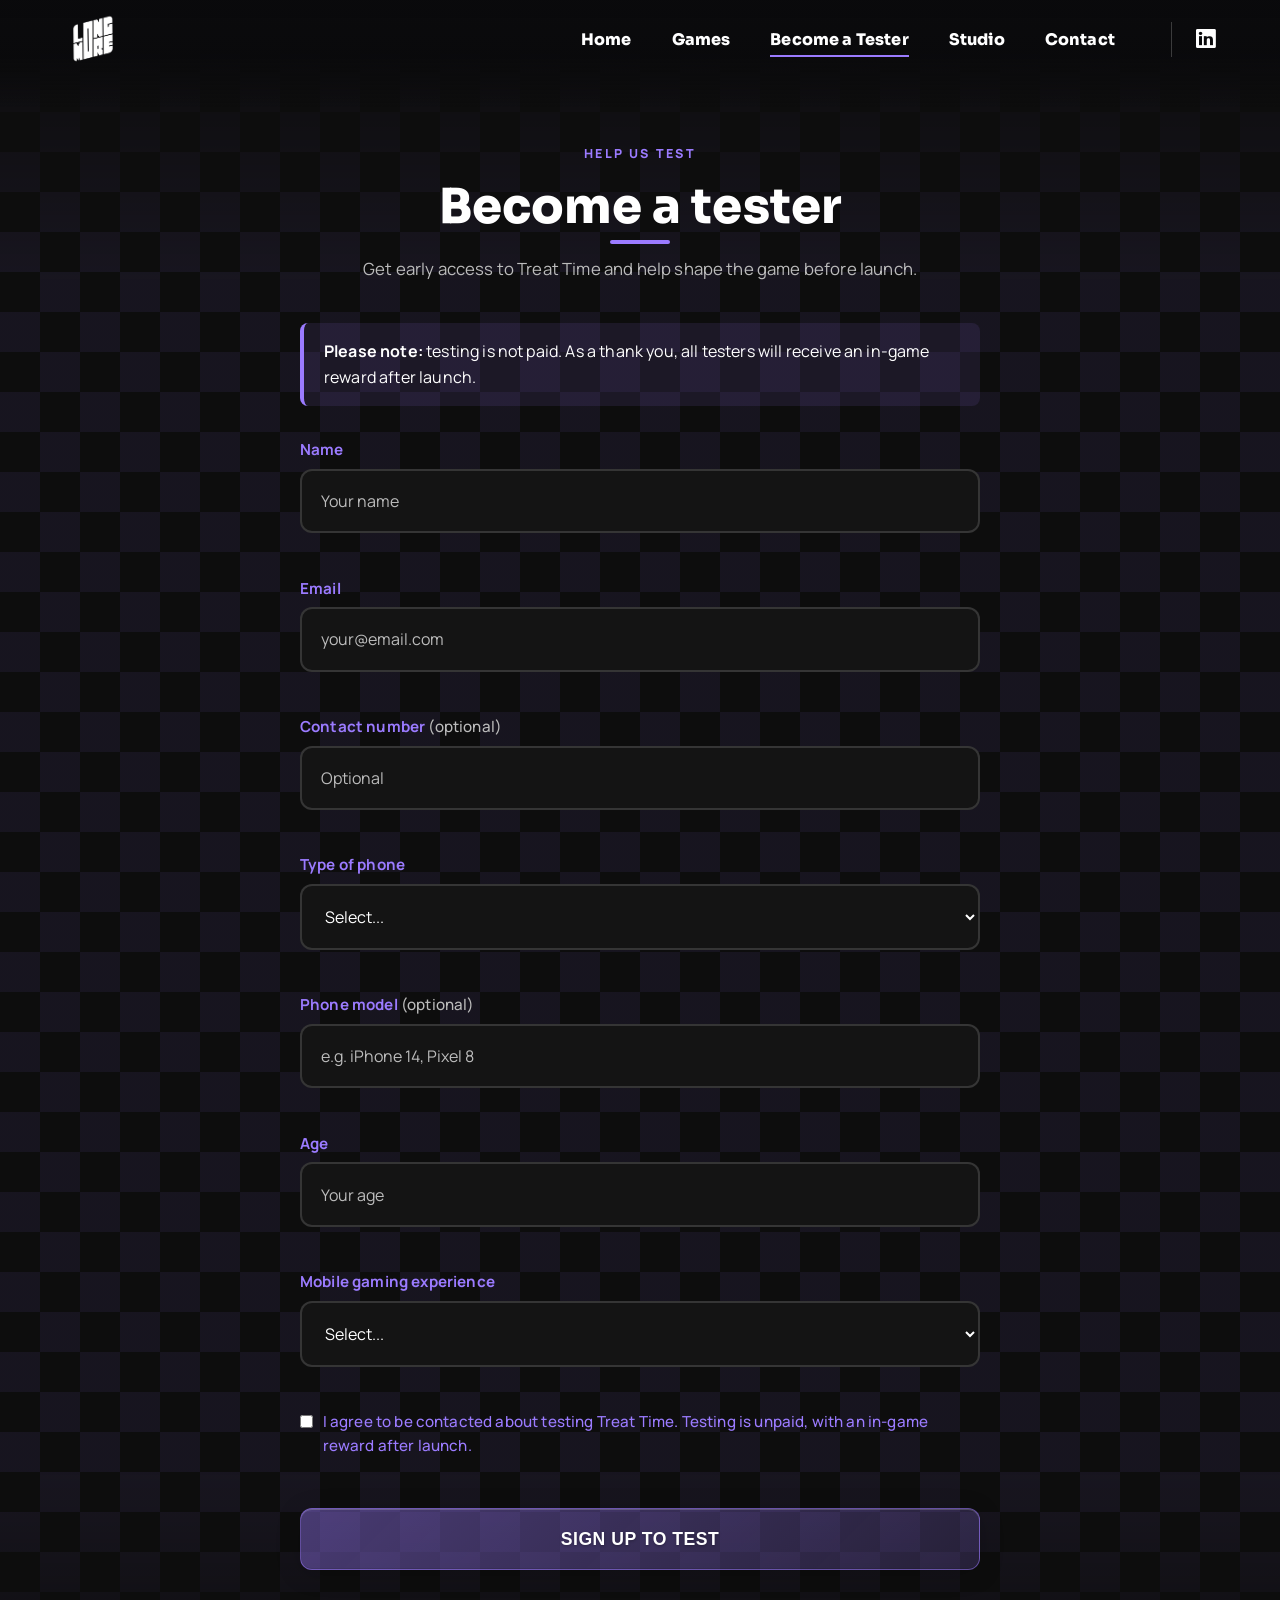
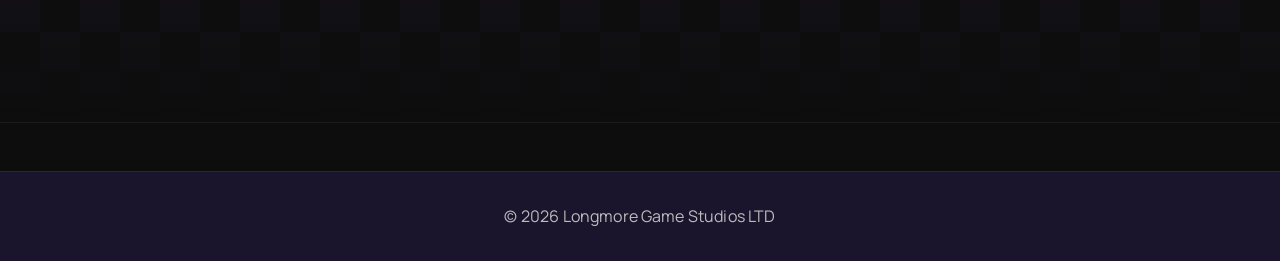
<file: tester.html>
<!DOCTYPE html>
<html lang="en">
<head>
  <meta charset="UTF-8" />
  <meta name="viewport" content="width=device-width, initial-scale=1.0"/>
  <title>Become a Tester | Longmore Games Studio</title>
  <meta name="description" content="Sign up to test Treat Time, the upcoming mobile game from Longmore Games Studio." />
  <link rel="icon" href="./New%20Logos/My%20Logo.png" type="image/png">
  <link href="https://fonts.googleapis.com/css2?family=Manrope:wght@400;500;600;700;800&family=Sora:wght@500;600;700;800&display=swap" rel="stylesheet">
  <link rel="stylesheet" href="style.css"/>
  <link rel="stylesheet" href="contact.css?v=2"/>
  <link rel="stylesheet" href="enhancements.css?v=2"/>
  <link rel="stylesheet" href="https://cdnjs.cloudflare.com/ajax/libs/font-awesome/6.5.1/css/all.min.css">
  <style>
    body { font-family: 'Manrope', Arial, sans-serif; }
    h1, h2, h3, nav a { font-family: 'Sora', Arial, sans-serif; }
  </style>
</head>
<body>
  <nav>
    <div class="nav-left">
      <a href="index.html" class="nav-logo-link">
        <div class="brand-logo-crop brand-logo-crop-nav">
          <img src="./New%20Logos/My%20Logo.png" alt="Longmore Games Studio">
        </div>
      </a>
    </div>
    <div class="nav-right">
      <a href="index.html">Home</a>
      <a href="index.html#games">Games</a>
      <a href="tester.html" class="current">Become a Tester</a>
      <a href="index.html#studio">Studio</a>
      <a href="index.html#contact">Contact</a>
      <div class="socials">
        <a href="https://www.linkedin.com/company/longmore-games-studio/home/?viewAsMember=true" target="_blank" rel="noopener" aria-label="LinkedIn"><i class="fab fa-linkedin"></i></a>
      </div>
    </div>
    <button class="menu-toggle" id="menuToggle" type="button" aria-label="Toggle menu" aria-expanded="false" aria-controls="menuOverlay">
      <span></span><span></span><span></span>
    </button>
    <div class="menu-overlay" id="menuOverlay" aria-hidden="true">
      <div class="menu-links">
        <a href="index.html" style="--i:0">Home</a>
        <a href="index.html#games" style="--i:1">Games</a>
        <a href="tester.html" style="--i:2">Become a Tester</a>
        <a href="index.html#studio" style="--i:3">Studio</a>
        <a href="index.html#contact" style="--i:4">Contact</a>
      </div>
      <div class="menu-socials" style="--i:4">
        <a href="https://www.linkedin.com/company/longmore-games-studio/home/?viewAsMember=true" target="_blank" rel="noopener" aria-label="LinkedIn"><i class="fab fa-linkedin"></i></a>
      </div>
    </div>
  </nav>

  <main>
    <section class="centered-shell section-block checkered" style="padding-top: 9rem;">
      <div class="section-heading narrow">
        <p class="eyebrow">Help us test</p>
        <h2>Become a tester</h2>
        <p class="vision-statement">Get early access to Treat Time and help shape the game before launch.</p>
      </div>

      <p class="tester-note"><strong>Please note:</strong> testing is not paid. As a thank you, all testers will receive an in-game reward after launch.</p>

      <form class="contact-form tester-form" id="testerForm" action="https://formspree.io/f/xaqpeebo" method="POST">
        <input type="hidden" name="_subject" value="New Treat Time tester sign-up">
        <input type="text" name="_gotcha" class="hp-field" tabindex="-1" autocomplete="off" aria-hidden="true">

        <div class="form-group">
          <label for="name">Name</label>
          <input type="text" id="name" name="name" placeholder="Your name" required>
        </div>
        <div class="form-group">
          <label for="t-email">Email</label>
          <input type="email" id="t-email" name="email" placeholder="your@email.com" required>
        </div>
        <div class="form-group">
          <label for="phone">Contact number <span class="opt">(optional)</span></label>
          <input type="tel" id="phone" name="contact_number" placeholder="Optional">
        </div>
        <div class="form-group">
          <label for="device">Type of phone</label>
          <select id="device" name="phone_type" required>
            <option value="" disabled selected>Select...</option>
            <option>iPhone</option>
            <option>Android</option>
            <option>Other</option>
          </select>
        </div>
        <div class="form-group">
          <label for="model">Phone model <span class="opt">(optional)</span></label>
          <input type="text" id="model" name="phone_model" placeholder="e.g. iPhone 14, Pixel 8">
        </div>
        <div class="form-group">
          <label for="age">Age</label>
          <input type="number" id="age" name="age" min="5" max="120" placeholder="Your age" required>
        </div>
        <div class="form-group">
          <label for="exp">Mobile gaming experience</label>
          <select id="exp" name="mobile_gaming_experience" required>
            <option value="" disabled selected>Select...</option>
            <option>Casual - I play occasionally</option>
            <option>Regular - I play most days</option>
            <option>Hardcore - I play a lot and across many genres</option>
            <option>New - I rarely play mobile games</option>
          </select>
        </div>
        <div class="form-group">
          <label class="check"><input type="checkbox" name="consent" value="yes" required> I agree to be contacted about testing Treat Time. Testing is unpaid, with an in-game reward after launch.</label>
        </div>
        <div class="form-group">
          <button type="submit" class="cta-btn">Sign up to test</button>
          <p class="form-status" id="testerStatus" role="status"></p>
        </div>
      </form>
    </section>
  </main>

  <footer>
    <p>© 2026 Longmore Game Studios LTD</p>
  </footer>

  <script src="script.js"></script>
  <script src="enhancements.js"></script>
</body>
</html>
</file>
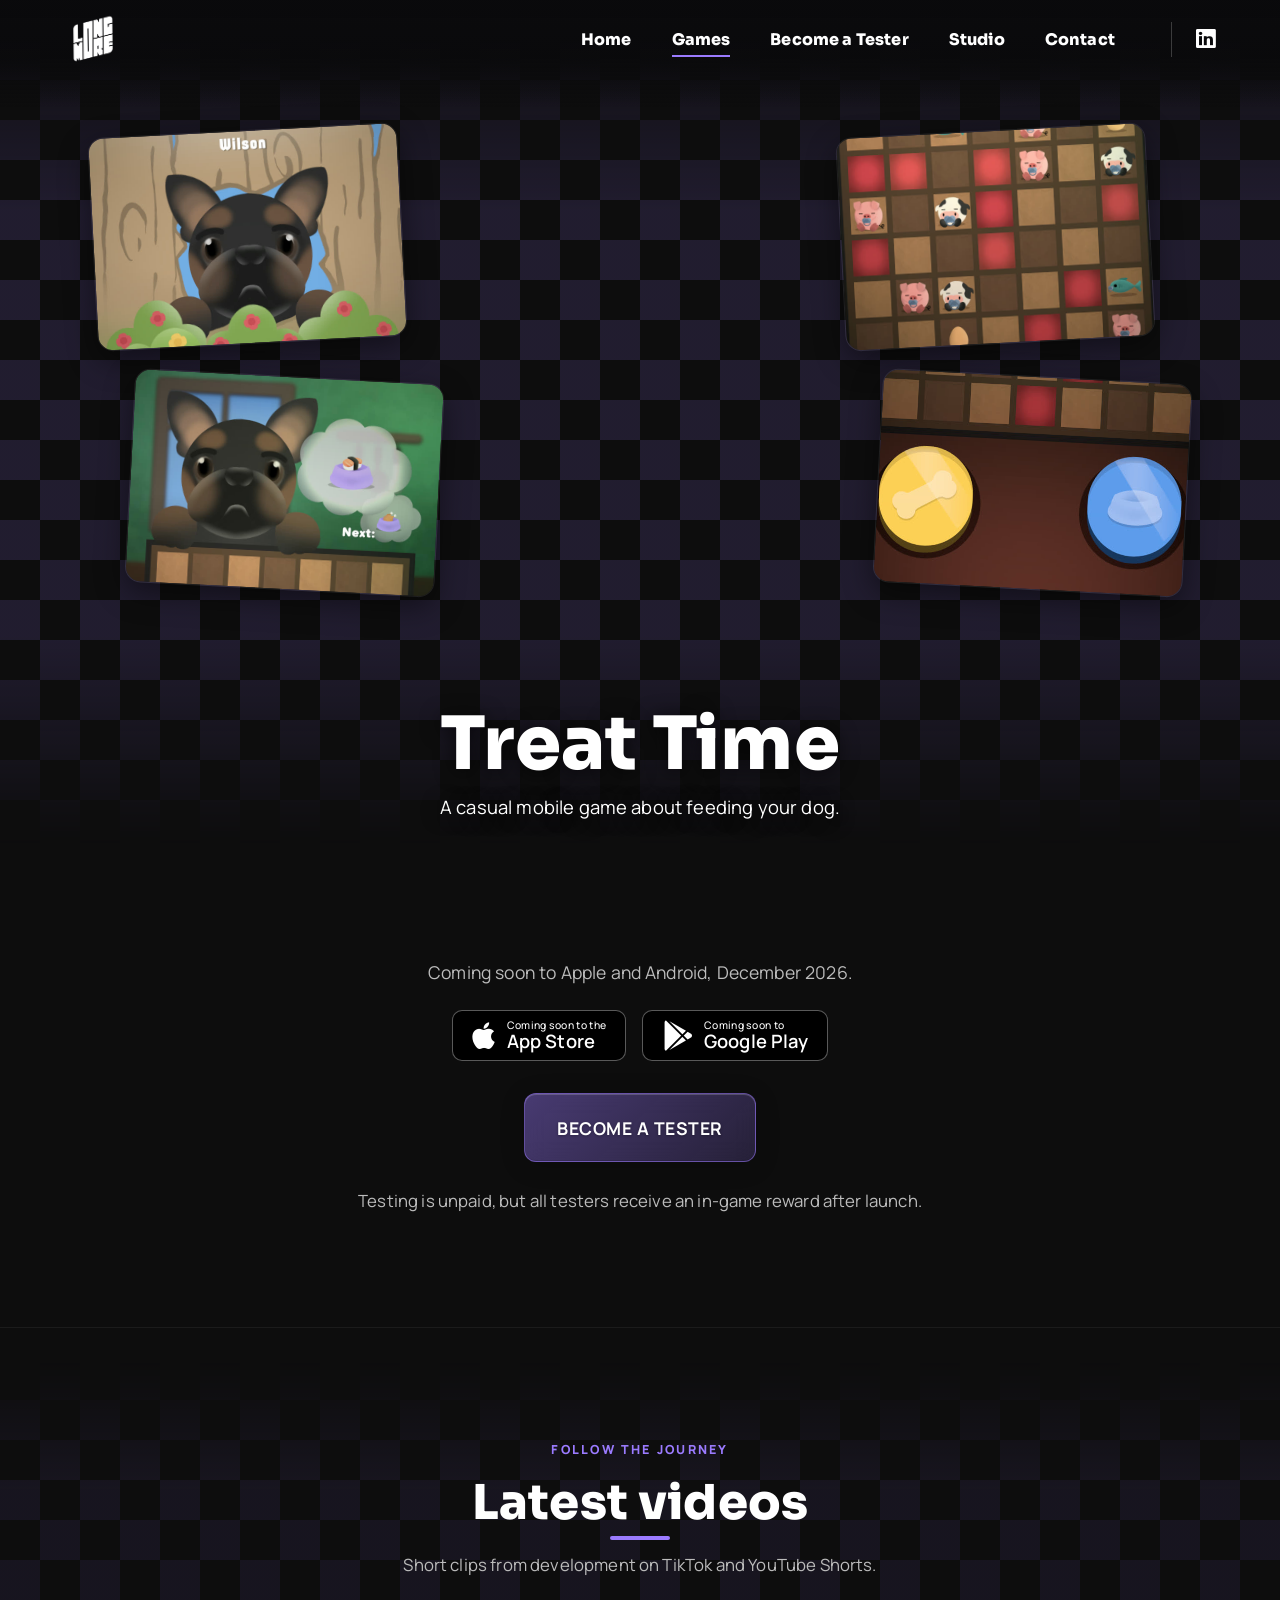
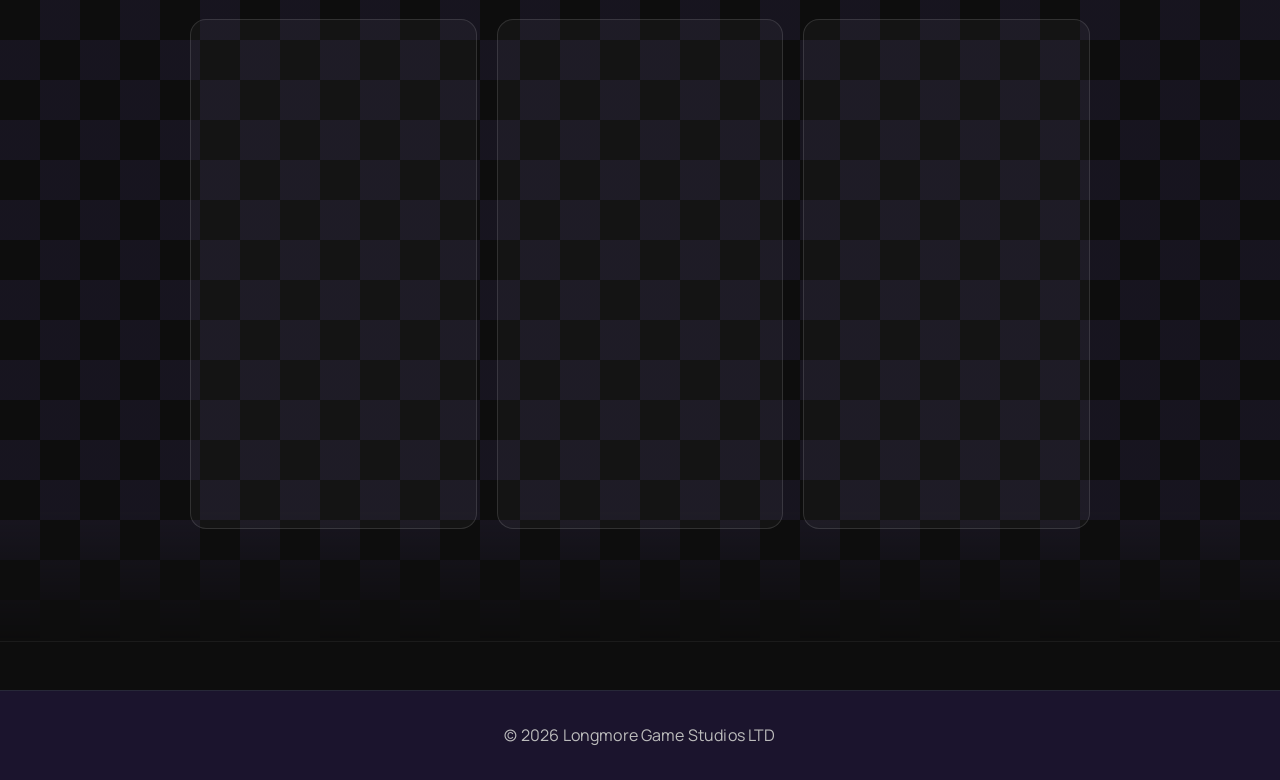
<file: treattime.html>
<!DOCTYPE html>
<html lang="en">
<head>
  <meta charset="UTF-8" />
  <meta name="viewport" content="width=device-width, initial-scale=1.0"/>
  <title>Treat Time | Longmore Games Studio</title>
  <meta name="description" content="Treat Time, a casual mobile game about feeding your dog. Coming to Apple and Android in December 2026." />
  <link rel="icon" href="./New%20Logos/My%20Logo.png" type="image/png">
  <link href="https://fonts.googleapis.com/css2?family=Manrope:wght@400;500;600;700;800&family=Sora:wght@500;600;700;800&display=swap" rel="stylesheet">
  <link rel="stylesheet" href="style.css"/>
  <link rel="stylesheet" href="contact.css?v=2"/>
  <link rel="stylesheet" href="enhancements.css?v=2"/>
  <link rel="stylesheet" href="https://cdnjs.cloudflare.com/ajax/libs/font-awesome/6.5.1/css/all.min.css">
  <style>
    body { font-family: 'Manrope', Arial, sans-serif; }
    h1, h2, h3, nav a { font-family: 'Sora', Arial, sans-serif; }
  </style>
</head>
<body>
  <nav>
    <div class="nav-left">
      <a href="index.html" class="nav-logo-link">
        <div class="brand-logo-crop brand-logo-crop-nav">
          <img src="./New%20Logos/My%20Logo.png" alt="Longmore Games Studio">
        </div>
      </a>
    </div>
    <div class="nav-right">
      <a href="index.html">Home</a>
      <a href="index.html#games" class="current">Games</a>
      <a href="tester.html">Become a Tester</a>
      <a href="index.html#studio">Studio</a>
      <a href="index.html#contact">Contact</a>
      <div class="socials">
        <a href="https://www.linkedin.com/company/longmore-games-studio/home/?viewAsMember=true" target="_blank" rel="noopener" aria-label="LinkedIn"><i class="fab fa-linkedin"></i></a>
      </div>
    </div>
    <button class="menu-toggle" id="menuToggle" type="button" aria-label="Toggle menu" aria-expanded="false" aria-controls="menuOverlay">
      <span></span><span></span><span></span>
    </button>
    <div class="menu-overlay" id="menuOverlay" aria-hidden="true">
      <div class="menu-links">
        <a href="index.html" style="--i:0">Home</a>
        <a href="index.html#games" style="--i:1">Games</a>
        <a href="tester.html" style="--i:2">Become a Tester</a>
        <a href="index.html#studio" style="--i:3">Studio</a>
        <a href="index.html#contact" style="--i:4">Contact</a>
      </div>
      <div class="menu-socials" style="--i:4">
        <a href="https://www.linkedin.com/company/longmore-games-studio/home/?viewAsMember=true" target="_blank" rel="noopener" aria-label="LinkedIn"><i class="fab fa-linkedin"></i></a>
      </div>
    </div>
  </nav>

  <header class="game-hero">
    <div class="game-hero-clips" aria-hidden="true">
      <div class="hero-col hero-col-left">
        <img src="./NewImages/TreatTimeImages/hero-wilson.jpg" alt="" loading="lazy">
        <img src="./NewImages/TreatTimeImages/hero-nextmeal.jpg" alt="" loading="lazy">
      </div>
      <video class="clip-main" autoplay muted loop playsinline preload="auto">
        <source src="./NewVideos/Treatime/treattime-hero.mp4" type="video/mp4">
      </video>
      <div class="hero-col hero-col-right">
        <img src="./NewImages/TreatTimeImages/hero-animals.jpg" alt="" loading="lazy">
        <img src="./NewImages/TreatTimeImages/hero-buttons.jpg" alt="" loading="lazy">
      </div>
    </div>
    <div class="game-hero-text">
      <h1>Treat Time</h1>
      <p>A casual mobile game about feeding your dog.</p>
    </div>
  </header>

  <main>
    <section class="centered-shell section-block">
      <div class="game-details">
        <p class="featured-game-status">Coming soon to Apple and Android, December 2026.</p>
        <div class="store-badges">
          <span class="store-badge">
            <i class="fa-brands fa-apple" aria-hidden="true"></i>
            <span><small>Coming soon to the</small>App Store</span>
          </span>
          <span class="store-badge">
            <i class="fa-brands fa-google-play" aria-hidden="true"></i>
            <span><small>Coming soon to</small>Google Play</span>
          </span>
        </div>

        <a class="cta-btn tester-cta" href="tester.html">Become a tester</a>
        <p class="vision-statement" style="margin-top:1rem">Testing is unpaid, but all testers receive an in-game reward after launch.</p>
      </div>
    </section>

    <section id="social" class="centered-shell section-block">
      <div class="section-heading">
        <p class="eyebrow">Follow the journey</p>
        <h2>Latest videos</h2>
        <p class="vision-statement">Short clips from development on TikTok and YouTube Shorts.</p>
      </div>
      <!-- Add a card per video: set data-url to a TikTok video, YouTube Short or a local .mp4 path -->
      <div class="social-grid" id="socialGrid">
        <div class="social-card" data-url="https://www.tiktok.com/@longydev/video/7701298798361922838"></div>
        <div class="social-card" data-url="https://www.tiktok.com/@longydev/video/7699525620379815190"></div>
        <div class="social-card" data-url="https://www.tiktok.com/@longydev/video/7696810144021171478"></div>
      </div>
    </section>
  </main>

  <footer>
    <p>© 2026 Longmore Game Studios LTD</p>
  </footer>

  <script src="script.js"></script>
  <script src="enhancements.js"></script>
</body>
</html>
</file>
<file: style.css>
@import url('https://fonts.googleapis.com/css2?family=Inter:wght@400;600;700;900&display=swap');
@import url('https://fonts.googleapis.com/css2?family=Poppins:wght@400;600;700&display=swap');

/* Freelance project card links */
/* Juicy pill-style links for freelance cards */
/* Simple accent color links for freelance cards */
.freelance-card-content a {
  color: var(--accent);
  text-decoration: none;
  font-weight: 600;
  margin-right: 1.2rem;
  transition: color 0.18s;
  position: relative;
}
.freelance-card-content a:last-child {
  margin-right: 0;
}
.freelance-card-content a:hover, .freelance-card-content a:focus {
  color: #fff;
  text-decoration: underline;
  outline: none;
}
.freelance-card-links {
  margin-top: auto;
  padding-top: 1rem;
  display: flex;
  gap: 1.2rem;
  flex-wrap: wrap;
}
/* =========================================================
   FREELANCE PAGE CUSTOM STYLES
========================================================= */

/* Override muted text colour on the freelance page only */
.page-freelance {
  --text-muted: #e0e0e0;
}
.page-freelance [style*="text-muted"] {
  font-size: 1rem !important;
}



.freelance-section {
  padding: 4rem 2rem;
  max-width: 1000px;
  margin: 0 auto 2rem auto;
}

.freelance-cards {
  display: grid;
  grid-template-columns: repeat(3, 1fr);
  gap: 1.8rem;
  max-width: 1000px;
  margin: 0 auto;
}

.freelance-card {
  display: flex;
  flex-direction: column;
  background: rgba(40,40,40,0.85);
  border-radius: 12px;
  overflow: hidden;
  border: 1px solid rgba(151, 217, 154,0.15);
  box-shadow: 0 4px 20px rgba(0,0,0,0.25);
  transition: transform 0.25s ease, box-shadow 0.25s ease, border-color 0.25s ease;
}
.freelance-card:hover {
  transform: translateY(-6px);
  box-shadow: 0 12px 32px rgba(0,0,0,0.4);
  border-color: rgba(151, 217, 154,0.5);
}

.freelance-card img {
  width: 100%;
  height: 180px;
  object-fit: cover;
  display: block;
  border-bottom: 2px solid rgba(151, 217, 154,0.2);
}

.freelance-card-content {
  flex: 1;
  min-width: 0;
  padding: 1.4rem;
  display: flex;
  flex-direction: column;
}

.freelance-card-content h3 {
  color: var(--accent);
  margin-bottom: 0.7rem;
  font-size: 1.25rem;
}

.freelance-card-content p {
  color: #fff;
  line-height: 1.6;
  font-size: 1rem;
  margin-bottom: 0.7rem;
}


.freelance-review-grid {
  display: grid;
  grid-template-columns: 1fr 1fr;
  gap: 2rem;
  max-width: 900px;
  margin: 0 auto;
}

.freelance-review-card {
  display: flex;
  position: relative;
  background: rgba(30,30,30,0.9);
  border: 1px solid rgba(255,255,255,0.07);
  border-radius: 14px;
  padding: 2.2rem 2rem 1.8rem;
  flex-direction: column;
  align-items: flex-start;
  gap: 0;
  overflow: hidden;
}
.freelance-review-card::before {
  content: '\201C';
  position: absolute;
  top: -0.6rem;
  left: 1.2rem;
  font-size: 6rem;
  line-height: 1;
  color: var(--accent);
  opacity: 0.18;
  font-family: Georgia, serif;
  pointer-events: none;
}

.freelance-review-card p {
  font-size: 0.96rem;
  line-height: 1.8;
  color: #d0d0d0;
  margin-bottom: 1.2rem;
  position: relative;
  z-index: 1;
}

.freelance-review-card .review-author {
  color: var(--accent);
  font-weight: 700;
  font-size: 0.93rem;
  letter-spacing: 0.02em;
}
.freelance-review-card .review-role {
  color: rgba(255,255,255,0.4);
  font-size: 0.82rem;
  margin-top: 0.15rem;
}

/* Project Types grid */
.freelance-packages-grid {
  display: grid;
  grid-template-columns: 1fr 1fr;
  gap: 2rem;
  margin-bottom: 2rem;
}

@media (max-width: 900px) {
  .freelance-review-grid,
  .freelance-packages-grid {
    grid-template-columns: 1fr;
    gap: 1.2rem;
  }
  .freelance-cards {
    grid-template-columns: 1fr 1fr;
  }
  .freelance-section {
    padding: 2.5rem 1rem;
  }
}

@media (max-width: 600px) {
  .freelance-cards {
    grid-template-columns: 1fr;
  }
  .freelance-review-card {
    padding: 1.2rem;
  }
  .freelance-section {
    padding: 1.5rem 0.5rem;
  }
}

/* =========================================================
   WHAT I'VE BUILT — EDITORIAL CARD LAYOUT
========================================================= */

.built-grid {
  display: grid;
  grid-template-columns: 1fr 1fr;
  gap: 1.6rem;
  max-width: 1000px;
  margin: 0 auto;
}

/* Base card */
.built-card {
  position: relative;
  border-radius: 14px;
  overflow: hidden;
  background: rgba(24,24,24,0.95);
  border: 1px solid rgba(255,255,255,0.07);
  display: flex;
  flex-direction: column;
  transition: transform 0.28s ease, box-shadow 0.28s ease, border-color 0.28s ease;
}
.built-card:hover {
  transform: translateY(-6px);
  box-shadow: 0 20px 48px rgba(0,0,0,0.55);
  border-color: rgba(151, 217, 154,0.3);
}

/* Featured card spans both columns, side-by-side layout */
.built-card--featured {
  grid-column: 1 / -1;
  flex-direction: row;
}

/* Image wrapper */
.built-card-img {
  position: relative;
  overflow: hidden;
}
.built-card--featured .built-card-img {
  flex: 0 0 55%;
  min-height: 300px;
}
.built-card:not(.built-card--featured) .built-card-img {
  height: 210px;
}

.built-card-img img {
  width: 100%;
  height: 100%;
  object-fit: cover;
  display: block;
  transition: transform 0.45s ease;
}
.built-card:hover .built-card-img img {
  transform: scale(1.05);
}

/* Gradient edge fade — right-edge for featured, bottom for others */
.built-card--featured .built-card-img::after {
  content: '';
  position: absolute;
  inset: 0;
  background: linear-gradient(to right, transparent 55%, rgba(24,24,24,0.85) 100%);
  pointer-events: none;
}
.built-card:not(.built-card--featured) .built-card-img::after {
  content: '';
  position: absolute;
  inset: 0;
  background: linear-gradient(to bottom, transparent 45%, rgba(24,24,24,0.75) 100%);
  pointer-events: none;
}

/* Pill tag badge */
.built-tag {
  position: absolute;
  top: 1rem;
  left: 1rem;
  padding: 0.28rem 0.75rem;
  border-radius: 20px;
  font-size: 0.7rem;
  font-weight: 700;
  letter-spacing: 0.09em;
  text-transform: uppercase;
  z-index: 2;
  backdrop-filter: blur(8px);
}
.built-tag--steam {
  background: rgba(151, 217, 154,0.2);
  color: #b0e0b2;
  border: 1px solid rgba(151, 217, 154,0.55);
}
.built-tag--vr {
  background: rgba(78,201,201,0.18);
  color: #82eaea;
  border: 1px solid rgba(78,201,201,0.5);
}
.built-tag--industry {
  background: rgba(212,175,55,0.18);
  color: #ecd06e;
  border: 1px solid rgba(212,175,55,0.5);
}

/* Card body */
.built-card-body {
  flex: 1;
  padding: 1.5rem;
  display: flex;
  flex-direction: column;
}
.built-card--featured .built-card-body {
  padding: 2rem 2.2rem;
  justify-content: center;
}

.built-card-body h3 {
  color: var(--accent);
  margin-bottom: 0.65rem;
  font-size: 1.15rem;
}
.built-card--featured .built-card-body h3 {
  font-size: 1.5rem;
}

.built-card-body p {
  color: #cccccc;
  font-size: 0.93rem;
  line-height: 1.65;
  margin-bottom: 0.5rem;
}

/* Pill-style link buttons */
.built-card-links {
  margin-top: auto;
  padding-top: 1.1rem;
  border-top: 1px solid rgba(255,255,255,0.07);
  display: flex;
  gap: 1.4rem;
  flex-wrap: wrap;
}
.built-card-links a {
  display: inline-flex;
  align-items: center;
  gap: 0.4rem;
  font-size: 0.85rem;
  font-weight: 600;
  text-decoration: none;
  transition: color 0.2s ease, gap 0.2s ease;
  color: var(--accent);
}

.built-card-links a:hover {
  color: #fff;
}

.built-card-links a.link-secondary {
  color: rgba(151, 217, 154,0.6);
}
.built-card-links a.link-secondary:hover {
  color: var(--accent);
}

@media (max-width: 750px) {
  .built-grid {
    grid-template-columns: 1fr;
  }
  .built-card--featured {
    flex-direction: column;
  }
  .built-card--featured .built-card-img {
    flex: none;
    min-height: 200px;
    height: 220px;
  }
  .built-card--featured .built-card-img::after {
    background: linear-gradient(to bottom, transparent 45%, rgba(24,24,24,0.75) 100%);
  }
}

/* =========================================================
   HOW I WORK — PROCESS STEPS
========================================================= */

.how-steps {
  display: grid;
  grid-template-columns: repeat(4, 1fr);
  gap: 0;
  position: relative;
  max-width: 1000px;
  margin: 0 auto;
}

/* Connecting line behind all steps */
.how-steps::before {
  content: '';
  position: absolute;
  top: 2.2rem;
  left: calc(12.5% - 0px);
  right: calc(12.5% - 0px);
  height: 2px;
  background: linear-gradient(to right, transparent, rgba(151, 217, 154,0.35) 10%, rgba(151, 217, 154,0.35) 90%, transparent);
  z-index: 0;
}

.how-step {
  position: relative;
  text-align: center;
  padding: 0 1rem 1.5rem;
  z-index: 1;
  transition: transform 0.25s ease;
}
.how-step:hover {
  transform: translateY(-4px);
}

/* Number bubble */
.how-step-num {
  width: 4.2rem;
  height: 4.2rem;
  background: #1a1a1a;
  border: 2px solid var(--accent);
  border-radius: 50%;
  display: flex;
  align-items: center;
  justify-content: center;
  margin: 0 auto 1.4rem;
  font-size: 1.3rem;
  font-weight: 800;
  color: var(--accent);
  position: relative;
  z-index: 2;
  box-shadow: 0 0 0 6px rgba(151, 217, 154,0.08);
  transition: background 0.25s, box-shadow 0.25s;
}
.how-step:hover .how-step-num {
  background: #1e2b1f;
  box-shadow: 0 0 0 8px rgba(151, 217, 154,0.12);
}

.how-step h4 {
  color: #ffffff;
  font-size: 0.95rem;
  font-weight: 700;
  margin-bottom: 0.6rem;
}

.how-step p {
  color: rgba(255,255,255,0.55);
  font-size: 0.88rem;
  line-height: 1.65;
}

@media (max-width: 700px) {
  .how-steps {
    grid-template-columns: 1fr 1fr;
    gap: 2rem 1rem;
  }
  .how-steps::before {
    display: none;
  }
}
@media (max-width: 420px) {
  .how-steps {
    grid-template-columns: 1fr;
    gap: 2rem;
  }
}

/* =========================================================
   PRICING SECTION
========================================================= */

.pricing-card {
  max-width: 580px;
  margin: 0 auto;
  background: rgba(24,24,24,0.95);
  border: 1px solid rgba(255,255,255,0.07);
  border-top: 3px solid var(--accent);
  border-radius: 14px;
  padding: 2.4rem 2.4rem 2rem;
}

.pricing-list {
  list-style: none;
  padding: 0;
  margin: 0 0 1.8rem;
}

.pricing-list li {
  display: flex;
  align-items: center;
  justify-content: center;
  gap: 0.9rem;
  padding: 0.85rem 0;
  border-bottom: 1px solid rgba(255,255,255,0.05);
  color: #e0e0e0;
  font-size: 0.95rem;
  line-height: 1.5;
  text-align: center;
}

.pricing-list li:last-child {
  border-bottom: none;
}

.pricing-list li .pricing-check {
  flex-shrink: 0;
  width: 1.5rem;
  height: 1.5rem;
  background: rgba(151, 217, 154,0.12);
  border: 1px solid rgba(151, 217, 154,0.3);
  border-radius: 50%;
  display: flex;
  align-items: center;
  justify-content: center;
  font-size: 0.7rem;
  color: var(--accent);
  margin-top: 0.05rem;
}

.pricing-note {
  color: rgba(255,255,255,0.4);
  font-size: 0.88rem;
  text-align: center;
  margin: 0 0 1.8rem;
  font-style: italic;
}

.pricing-cta {
  text-align: center;
  padding-top: 1.4rem;
  border-top: 1px solid rgba(255,255,255,0.06);
}

.pricing-cta a {
  display: inline-block;
  background: var(--accent);
  color: #1a1a1a;
  font-weight: 700;
  font-size: 0.9rem;
  padding: 0.7rem 1.8rem;
  border-radius: 6px;
  text-decoration: none;
  transition: background 0.2s, transform 0.2s;
}

.pricing-cta a:hover {
  background: #9af0a0;
  transform: translateY(-2px);
  box-shadow: 0 5px 20px rgba(125, 228, 130, 0.3);
}

/* Unify .card.highlight for testimonials and packages */
.card.highlight {
  border-radius: 10px;
  box-shadow: 0 2px 12px rgba(0,0,0,0.12);
  padding: 2rem;
  margin: 0;
}

@media (max-width: 600px) {
  .card.highlight {
    padding: 1.2rem !important;
  }
}
@media (min-width: 901px) {
  .featured-hero-info-mobile {
    padding: 1.2rem 1.8rem;
    text-align: center;
    display: flex;
    flex-direction: column;
    align-items: center;
  }
  .featured-hero-info-mobile .featured-badge {
    font-size: 0.85rem;
    padding: 0.3rem 1rem;
    margin-bottom: 0.6rem;
    background: var(--accent);
    color: #222;
    font-weight: 800;
    border-radius: 6px;
    letter-spacing: 1px;
    box-shadow: 0 2px 12px 0 rgba(151, 217, 154,0.12);
    text-transform: uppercase;
  }
  .featured-hero-info-mobile h3 {
    font-size: 1.6rem;
    font-weight: 900;
    color: #fff;
    margin-bottom: 0.4rem;
    letter-spacing: 0.5px;
    text-shadow: 0 2px 12px rgba(0,0,0,0.18);
  }
  .featured-hero-info-mobile p {
    font-size: 0.95rem;
    color: var(--text-muted);
    margin-bottom: 0.7rem;
    line-height: 1.5;
    max-width: 600px;
  }
  .featured-hero-info-mobile .featured-link-text {
    font-size: 0.9rem;
    font-weight: 700;
    color: var(--accent);
    margin-top: 0.1rem;
    letter-spacing: 0.5px;
  }
}
@media (min-width: 901px) {
  .featured-hero {
    background: var(--card-bg);
    border-radius: 16px;
    margin-bottom: 1.2rem;
    position: static;
    z-index: auto;
  }
}
@media (max-width: 700px) {
  .gamejam-gallery {
    display: flex;
    flex-direction: column;
    align-items: center;
    gap: 1.5rem;
    margin-bottom: 4rem;
  }
  .gamejam-card {
    display: flex;
    flex-direction: column;
    align-items: center;
    text-decoration: none;
    background: var(--card-bg);
    border-radius: 14px;
    box-shadow: 0 4px 16px rgba(0,0,0,0.10);
    padding: 1.2rem 0.5rem !important;
    width: 98vw !important;
    max-width: 98vw !important;
    margin: 0 auto 0 auto !important;
    transition: transform 0.2s;
  }
  .gamejam-card img {
    width: 100%;
    height: 38vw !important;
    min-height: 120px;
    max-height: 180px;
    object-fit: cover;
    border-radius: 10px;
    margin-bottom: 1.1rem;
  }
}
@media (max-width: 768px) {
  .project-content {
    display: flex !important;
    flex-direction: column !important;
  }
  .project-media {
    order: 1 !important;
    width: 100% !important;
    margin-bottom: 1.2rem !important;
  }
  .project-media .youtube-video,
  .project-media video {
    width: 100% !important;
    height: auto !important;
    margin-bottom: 0.7rem !important;
    border-radius: 12px !important;
  }
  .project-media .project-gallery {
    display: flex !important;
    flex-wrap: wrap !important;
    gap: 0.5rem !important;
    margin-bottom: 0.7rem !important;
    justify-content: center !important;
  }
  .project-media .project-gallery img,
  .project-media .gallery-placeholder {
    width: 48% !important;
    min-width: 120px !important;
    max-width: 180px !important;
    border-radius: 10px !important;
    margin-bottom: 0.5rem !important;
  }
  .project-info {
    order: 2 !important;
    width: 100% !important;
    margin-top: 0 !important;
    padding: 1.2rem 0.5rem !important;
  }
}
@media (max-width: 768px) {
  .banner > div[style*="background: linear-gradient"] {
    background: linear-gradient(to bottom, rgba(26, 26, 26, 1) 0%, rgba(26, 26, 26, 0.98) 20%, rgba(26, 26, 26, 0.85) 40%, rgba(26, 26, 26, 0.5) 65%, rgba(26, 26, 26, 0.1) 85%, transparent 100%) !important;
  }
}
@media (max-width: 768px) {
  .banner {
    flex-direction: column !important;
    align-items: center !important;
    justify-content: center !important;
    padding: 1.5rem 1rem !important;
    min-height: 60vh !important;
    text-align: center !important;
  }
  .banner > div[style*="flex: 0.6"] {
    align-items: center !important;
    text-align: center !important;
    width: 100% !important;
    margin: 0 auto !important;
  }
  .banner h1,
  .banner p {
    text-align: center !important;
    width: 100% !important;
    margin-left: 0 !important;
    margin-right: 0 !important;
  }
  .banner div[style*="display: flex; gap: 1rem;"] {
    justify-content: center !important;
    flex-wrap: wrap !important;
    width: 100% !important;
    margin: 0 auto !important;
  }
}
@media (max-width: 768px) {
  .featured-hero {
    box-shadow: none;
    border: 1px solid rgba(151, 217, 154, 0.15);
    background: var(--card-bg);
    border-radius: 16px;
    margin-bottom: 1.2rem;
    position: static;
    z-index: auto;
    display: flex;
    flex-direction: column;
    min-height: 100%;
  }
  .featured-hero-link {
    border-radius: 16px;
    overflow: hidden;
    display: flex;
    flex-direction: column;
    height: 100%;
  }
  .featured-hero-video {
    aspect-ratio: 16 / 9;
    border-radius: 16px 16px 0 0;
    min-height: unset;
    max-height: 220px;
    width: 100%;
    overflow: hidden;
    position: relative;
  }
  .featured-hero-video video {
    width: 100%;
    height: 100%;
    object-fit: cover;
    border-radius: 16px 16px 0 0;
  }
  .featured-hero-overlay {
    display: none !important;
  }
  .featured-hero-content, .featured-hero-info-mobile {
    padding: 1.2rem;
    background: none;
    text-align: left;
  }
  .featured-badge {
    font-size: 0.8rem;
    padding: 0.3rem 0.8rem;
    margin-bottom: 0.5rem;
    background: var(--accent);
    color: #222;
    box-shadow: none;
    letter-spacing: 0.5px;
    display: inline-block;
  }
  .featured-hero-content h3, .featured-hero-info-mobile h3 {
    font-size: 1.3rem;
    font-weight: 700;
    color: #fff;
    margin-bottom: 0.3rem;
    letter-spacing: 0.2px;
    text-shadow: none;
  }
  .featured-hero-content p, .featured-hero-info-mobile p {
    font-size: 0.9rem;
    color: var(--text-muted);
    font-weight: 400;
    margin-bottom: 0.5rem;
    text-shadow: none;
  }
  .featured-link-text {
    font-size: 0.9rem;
    font-weight: 600;
    color: var(--accent);
    text-shadow: none;
  }
  .featured-duo {
    grid-template-columns: 1fr;
    gap: 1.2rem;
  }
  .featured-duo-info {
    padding: 1.2rem;
  }
}
@media (max-width: 768px) {
  .featured-hero {
    background: var(--card-bg);
    border-radius: 16px;
    margin-bottom: 1.2rem;
    position: static;
    z-index: auto;
  }
  .featured-hero-link {
    border-radius: 16px;
    overflow: hidden;
  }
  .featured-hero-video {
    aspect-ratio: 16 / 9;
    border-radius: 16px 16px 0 0;
    min-height: unset;
    max-height: 220px;
    width: 100%;
    overflow: hidden;
  }
  .featured-hero-video video {
    width: 100%;
    height: 100%;
    object-fit: cover;
    border-radius: 16px 16px 0 0;
  }
  .featured-hero-overlay {
    position: absolute;
    inset: 0;
    background: linear-gradient(to top, rgba(26, 26, 26, 0.95) 0%, rgba(26, 26, 26, 0.5) 60%, transparent 100%);
    display: flex;
    align-items: flex-end;
    justify-content: center;
    padding: 1rem;
    border-radius: 0 0 16px 16px;
  }
  .featured-hero-content {
    max-width: 100%;
    padding: 1.2rem;
    text-align: left;
  }
  .featured-badge {
    font-size: 0.8rem;
    padding: 0.3rem 0.8rem;
    margin-bottom: 0.5rem;
    background: var(--accent);
    color: #222;
    box-shadow: none;
    letter-spacing: 0.5px;
  }
  .featured-hero-content h3 {
    font-size: 1.3rem;
    font-weight: 700;
    color: #fff;
    margin-bottom: 0.3rem;
    letter-spacing: 0.2px;
    text-shadow: none;
  }
  .featured-hero-content p {
    font-size: 0.9rem;
    color: var(--text-muted);
    font-weight: 400;
    margin-bottom: 0.5rem;
    text-shadow: none;
  }
  .featured-link-text {
    font-size: 0.9rem;
    font-weight: 600;
    color: var(--accent);
    text-shadow: none;
  }
  .featured-duo {
    grid-template-columns: 1fr;
    gap: 1.2rem;
  }
  .featured-duo-info {
    padding: 1.2rem;
  }
}
/* Fix default link color for featured-hero-link */
.featured-hero-link,
.featured-hero-link:visited,
.featured-hero-link:active,
.featured-hero-link:hover {
  color: inherit;
  text-decoration: none;
}
.featured-hero-link * {
  color: inherit;
}

/* =========================================================
   BASE & VARIABLES
========================================================= */
:root {
  --accent: #9b7bff;
  --dark: #7d5ae8;
  --darker: #1b142d;
  --bg: #0d0d0d;
  --card-bg: #141414;
  --text: #ffffff;
  --text-muted: #bcbcbc;
  --nav-height: 80px;
}

* {
  margin: 0;
  padding: 0;
  box-sizing: border-box;
}

html {
  scroll-behavior: smooth;
  scroll-padding-top: calc(var(--nav-height) + 20px);
}

body {
  font-family: 'Inter', 'Poppins', Arial, Helvetica, sans-serif;
  font-size: 1rem;
  font-weight: 400;
  letter-spacing: 0.01em;
  background: var(--bg);
  color: var(--text);
  line-height: 1.6;
  overflow-x: hidden;
}

/* =========================================================
   NAVIGATION
========================================================= */
nav {
  position: fixed;
  top: 0;
  left: 0;
  right: 0;
  z-index: 1000;
  height: var(--nav-height);
  display: flex;
  align-items: center;
  justify-content: space-between;
  padding: 0 5%;
  background: transparent;
  backdrop-filter: none;
  border-bottom: 1px solid transparent;
  transition: background 0.4s ease, backdrop-filter 0.4s ease, border-color 0.4s ease;
}

nav.scrolled {
  background: transparent;
  backdrop-filter: none;
  border-bottom: 1px solid transparent;
  box-shadow: none;
}

nav .nav-left {
  font-size: 1.5rem;
  font-weight: 700;
  color: var(--text);
  display: flex;
  align-items: center;
  gap: 1rem;
}

.nav-logo-link {
  display: flex;
  align-items: center;
  text-decoration: none;
  color: var(--text);
  letter-spacing: 0.04em;
}

.brand-logo-crop {
  position: relative;
  display: block;
  overflow: hidden;
  flex: none;
}

.brand-logo-crop img {
  position: absolute;
  top: 50%;
  left: 50%;
  display: block;
  width: 100%;
  height: 100%;
  object-fit: contain;
  transform: translate(-50%, -50%);
}

.brand-logo-crop-nav {
  width: 58px;
  height: 58px;
}

.hero-brand-heading {
  margin: 0 0 0.25rem;
  line-height: 0;
}

.brand-logo-crop-hero {
  width: min(72vw, 440px);
  aspect-ratio: 1;
  overflow: visible;
}

.hero-brand-heading img {
  transform-origin: center;
  scale: 1 1;
  rotate: 0deg;
  transition: scale 90ms cubic-bezier(0.2, 0.8, 0.25, 1), rotate 100ms ease-out, transform-origin 100ms ease-out;
}

.hero-brand-heading.is-morphing img {
  transform-origin: var(--logo-origin, center);
  scale: var(--logo-scale-x, 1) var(--logo-scale-y, 1);
  rotate: var(--logo-rotation, 0deg);
}

.hero-studio-label {
  color: var(--accent);
  font-family: 'Sora', 'Inter', 'Poppins', Arial, Helvetica, sans-serif;
  font-size: 1rem;
  font-weight: 600;
  margin: 0;
}

.hero-scroll-cue {
  position: absolute;
  left: 50%;
  bottom: 2rem;
  display: grid;
  width: 44px;
  height: 44px;
  place-items: center;
  color: #fff;
  border: 1px solid rgba(255, 255, 255, 0.35);
  border-radius: 50%;
  text-decoration: none;
  transform: translateX(-50%);
  animation: hero-scroll-hint 1.8s ease-in-out infinite;
}

.hero-scroll-cue:hover {
  color: var(--accent);
  border-color: var(--accent);
}

@keyframes hero-scroll-hint {
  0%, 100% { translate: 0 0; }
  50% { translate: 0 7px; }
}

@media (prefers-reduced-motion: reduce) {
  .hero-scroll-cue {
    animation: none;
  }

  .hero-brand-heading img {
    transition: none;
  }
}

.nav-logo-link span {
  color: #fff;
}

.nav-logo {
  display: none;
}

nav .nav-right {
  display: flex;
  align-items: center;
  gap: 2.5rem;
}

nav .nav-right > a {
  color: var(--text);
  text-decoration: none;
  font-weight: 500;
  position: relative;
  transition: color 0.3s;
}

nav .nav-right > a:hover,
nav .nav-right > a.current {
  color: #fff;
}

nav .nav-right > a::after {
  content: '';
  position: absolute;
  bottom: -5px;
  left: 0;
  width: 0;
  height: 2px;
  background: var(--accent);
  transition: width 0.3s;
}

nav .nav-right > a:hover::after,
nav .nav-right > a.current::after {
  width: 100%;
}

nav .socials {
  display: flex;
  gap: 1.2rem;
  padding-left: 1.5rem;
  margin-left: 1rem;
  border-left: 1px solid rgba(255, 255, 255, 0.2);
}

nav .socials a {
  color: var(--text);
  font-size: 1.4rem;
  transition: all 0.3s;
}

nav .socials a:hover {
  color: var(--accent);
  transform: translateY(-3px);
}

/* =========================================================
   SIDEBAR
========================================================= */
.sidebar {
  position: fixed;
  left: 2%;
  top: 50%;
  transform: translateY(-50%);
  z-index: 999;
  display: flex;
  flex-direction: column;
  gap: 1.5rem;
}

.sidebar a {
  display: flex;
  align-items: center;
  gap: 0.8rem;
  color: var(--text-muted);
  text-decoration: none;
  font-size: 0.9rem;
  transition: all 0.3s;
  opacity: 0.7;
}

.sidebar a::before {
  content: '';
  width: 8px;
  height: 8px;
  border-radius: 50%;
  background: var(--text-muted);
  transition: all 0.3s;
  flex-shrink: 0;
}

.sidebar a:hover,
.sidebar a.active {
  color: var(--accent);
  opacity: 1;
}

.sidebar a:hover::before,
.sidebar a.active::before {
  background: var(--accent);
  width: 12px;
  height: 12px;
}

/* =========================================================
   BANNER
========================================================= */
.banner {
  position: relative;
  height: 100vh;
  min-height: 750px;
  display: flex;
  align-items: center;
  justify-content: center;
  background: linear-gradient(90deg, rgba(0, 0, 0, 0.98) 0%, rgba(0, 0, 0, 0.82) 35%, rgba(0, 0, 0, 0.65) 60%, rgba(0, 0, 0, 0.3) 100%);
  background-size: cover;
  background-position: center;
  overflow: hidden;
  margin-top: 0;
  perspective: 1000px;
}

.banner::before {
  content: '';
  position: absolute;
  inset: 0;
  background: radial-gradient(circle at 18% 48%, rgba(255, 255, 255, 0.09) 0%, transparent 42%);
}

.banner-overlay {
  position: absolute;
  inset: 0;
  background: linear-gradient(to bottom, rgba(0,0,0,0.3), rgba(0,0,0,0.6)), linear-gradient(to right, transparent 0%, transparent 100%);
  z-index: 1;
  animation: fadeInOverlay 1.5s ease-out;
}

.banner-video {
  position: absolute;
  inset: 0;
  width: 100%;
  height: 100%;
  object-fit: cover;
}

.banner-video-fade {
  position: absolute;
  inset: 0;
  background: linear-gradient(to bottom, rgba(0, 0, 0, 0.75) 0%, rgba(0, 0, 0, 0.35) 40%, rgba(0, 0, 0, 0.55) 70%, #0d0d0d 100%);
}

@media (prefers-reduced-motion: reduce) {
  .banner-video {
    display: none;
  }
}

.banner-content {
  position: relative;
  z-index: 2;
  text-align: center;
  padding: 0 2rem;
  animation: fadeInUp 1s ease-out;
}

.banner-content h1 {
  font-size: 4rem;
  font-weight: 700;
  margin-bottom: 1rem;
  color: var(--text);
  text-shadow: 2px 2px 8px rgba(0,0,0,0.5);
}

.banner-content p {
  font-size: 1.5rem;
  color: var(--text-muted);
}

.hero-content-panel {
  min-width: 0;
  padding: 7rem clamp(2rem, 6vw, 6rem) 4rem;
}

.centered-shell {
  max-width: 1120px;
  margin: 0 auto;
  padding-left: 1.25rem;
  padding-right: 1.25rem;
}

.section-block {
  padding-top: 5.5rem;
  padding-bottom: 2rem;
}

.section-heading {
  text-align: center;
  max-width: 760px;
  margin: 0 auto 2.5rem auto;
}

.section-heading.narrow {
  max-width: 680px;
}

.vision-statement {
  max-width: 60ch;
  margin: 1.25rem auto 0;
  color: var(--text-muted);
  line-height: 1.75;
  font-size: 1.05rem;
}

.eyebrow {
  color: var(--accent);
  text-transform: uppercase;
  letter-spacing: 0.18em;
  font-weight: 700;
  font-size: 0.78rem;
  margin-bottom: 1rem;
}

.section-heading h2 {
  font-size: clamp(2rem, 4vw, 3rem);
  margin: 0;
  line-height: 1.12;
  color: var(--text);
}

.story-split {
  display: grid;
  grid-template-columns: 1.4fr 0.8fr;
  gap: 2rem;
  align-items: center;
}

.story-copy {
  max-width: 700px;
}

.story-copy p {
  color: rgba(255,255,255,0.8);
  line-height: 1.8;
  margin-bottom: 1.2rem;
  font-size: 1.06rem;
}

.owner-card {
  background: rgba(255,255,255,0.02);
  border: 1px solid rgba(255,255,255,0.08);
  border-radius: 22px;
  padding: 2rem 1.5rem;
  text-align: center;
  min-height: 260px;
  display: flex;
  flex-direction: column;
  justify-content: center;
  align-items: center;
}

.owner-badge {
  width: 110px;
  height: 110px;
  border-radius: 50%;
  display: grid;
  place-items: center;
  background: linear-gradient(135deg, rgba(255,255,255,0.18), rgba(255,255,255,0.04));
  border: 1px solid rgba(255,255,255,0.16);
  font-size: 3rem;
  font-weight: 800;
  margin-bottom: 1.25rem;
  color: var(--text);
}

.owner-photo {
  width: 100%;
  max-width: 320px;
  height: auto;
  aspect-ratio: 4 / 3;
  object-fit: cover;
  object-position: center center;
  border: 1px solid rgba(255, 255, 255, 0.16);
  border-radius: 18px;
  margin-bottom: 1.25rem;
  filter: saturate(0.85);
}

.owner-card h3 {
  color: var(--text);
  font-size: 1.7rem;
  margin-bottom: 0.35rem;
}

.owner-card p {
  color: var(--text-muted);
  letter-spacing: 0.04em;
  text-transform: uppercase;
  font-size: 0.72rem;
}

.owner-card .personal-website-link {
  color: var(--accent);
  font-weight: 700;
  text-decoration: underline;
  text-underline-offset: 3px;
  transition: color 0.2s ease;
}

.owner-card .personal-website-link:hover {
  color: var(--text);
}

.owner-socials {
  display: flex;
  flex-wrap: wrap;
  justify-content: center;
  gap: 1.1rem;
  margin-top: 1.25rem;
}

.owner-socials a {
  color: var(--text);
  font-size: 1.5rem;
  transition: color 0.3s ease, transform 0.3s ease;
}

.owner-socials a:hover {
  color: var(--accent);
  transform: translateY(-3px);
}

.alt-panel {
  background: rgba(255,255,255,0.015);
  border-top: 1px solid rgba(255,255,255,0.05);
  border-bottom: 1px solid rgba(255,255,255,0.05);
  padding-top: 5rem;
  padding-bottom: 5rem;
}

.vision-grid,
.feature-grid {
  display: grid;
  grid-template-columns: repeat(3, minmax(0, 1fr));
  gap: 1.5rem;
}

.vision-item,
.feature-card {
  background: rgba(255,255,255,0.02);
  border: 1px solid rgba(255,255,255,0.08);
  border-radius: 18px;
  padding: 1.6rem;
}

.vision-item h3,
.feature-card h3 {
  margin: 0 0 0.8rem 0;
  color: var(--text);
  font-size: 1.22rem;
}

.vision-item p,
.feature-card p {
  margin: 0;
  line-height: 1.7;
  color: rgba(255,255,255,0.8);
}

.feature-icon {
  font-size: 2rem;
  margin-bottom: 0.8rem;
}

.game-gallery {
  text-align: center;
}

.featured-game {
  max-width: 880px;
  margin: 0 auto;
  padding: 1.8rem;
  border: 1px solid rgba(255, 255, 255, 0.1);
  border-radius: 18px;
  background: rgba(255, 255, 255, 0.02);
}

.featured-game h3 {
  margin: 0 0 0.5rem;
}

.featured-game-description {
  margin: 0 0 0.75rem;
  color: var(--text);
  font-size: 1.05rem;
  line-height: 1.6;
}

.featured-game-status {
  margin: 0;
  color: var(--text-muted);
  font-size: 1.1rem;
}

.featured-game-shots {
  --shot-size: 300px;
  --shot-gap: 270px;
  position: relative;
  width: 100%;
  height: calc(var(--shot-size) + 40px);
  margin: 0 auto 1.5rem;
  overflow: hidden;
  -webkit-mask-image: linear-gradient(to right, transparent 0%, #000 12%, #000 88%, transparent 100%);
  mask-image: linear-gradient(to right, transparent 0%, #000 12%, #000 88%, transparent 100%);
}

.featured-game-shots img {
  position: absolute;
  top: 50%;
  left: 50%;
  width: var(--shot-size);
  height: var(--shot-size);
  object-fit: cover;
  border-radius: 14px;
  border: 1px solid rgba(255, 255, 255, 0.12);
  box-shadow: 0 8px 24px rgba(0, 0, 0, 0.4);
  opacity: 0;
  transform: translate(-50%, -50%) scale(0.7);
  transition: transform 0.8s ease, opacity 0.8s ease;
}

.featured-game-shots img.is-active {
  z-index: 2;
  opacity: 1;
  transform: translate(-50%, -50%) scale(1);
}

.featured-game-shots img.is-prev,
.featured-game-shots img.is-next {
  z-index: 1;
  opacity: 0.45;
}

.featured-game-shots img.is-prev {
  transform: translate(calc(-50% - var(--shot-gap)), -50%) scale(0.78);
}

.featured-game-shots img.is-next {
  transform: translate(calc(-50% + var(--shot-gap)), -50%) scale(0.78);
}

@media (max-width: 600px) {
  .featured-game-shots {
    --shot-size: 220px;
    --shot-gap: 190px;
  }
}

.store-badges {
  display: flex;
  flex-wrap: wrap;
  justify-content: center;
  gap: 1rem;
  margin-top: 1.5rem;
}

.store-badge {
  display: inline-flex;
  align-items: center;
  gap: 0.7rem;
  padding: 0.55rem 1.2rem;
  border: 1px solid rgba(255, 255, 255, 0.35);
  border-radius: 10px;
  background: #000;
  color: #fff;
  text-align: left;
  font-size: 1.15rem;
  font-weight: 600;
  line-height: 1.1;
}

.store-badge > i {
  font-size: 1.9rem;
}

.store-badge small {
  display: block;
  font-size: 0.65rem;
  font-weight: 500;
  letter-spacing: 0.03em;
}

.why224-columns {
  display: grid;
  grid-template-columns: minmax(0, 1fr) auto minmax(0, 1fr);
  gap: 1rem;
  align-items: stretch;
}

.why224-panel {
  padding: 1.8rem;
  border: 1px solid rgba(255, 255, 255, 0.1);
  border-radius: 18px;
  background: rgba(255, 255, 255, 0.02);
}

.why224-panel-featured {
  border-color: rgba(155, 123, 255, 0.5);
  background: rgba(155, 123, 255, 0.08);
}

.why224-connector {
  display: flex;
  align-items: center;
  justify-content: center;
  min-width: 5.5rem;
  color: var(--accent);
}

.why224-connector span {
  display: block;
  color: var(--accent);
  font-size: 5rem;
  font-weight: 900;
  line-height: 1;
  -webkit-text-stroke: 1px var(--accent);
}

.why224-panel-label {
  margin-bottom: 1rem;
  color: var(--accent);
  font-size: 0.78rem;
  font-weight: 700;
  letter-spacing: 0.1em;
  text-transform: uppercase;
}

.why224-panel h3 {
  margin-bottom: 0.75rem;
  color: var(--text);
  font-size: 1.35rem;
}

.why224-panel p {
  color: rgba(255, 255, 255, 0.8);
  line-height: 1.7;
}

.pathway {
  margin-top: 1.5rem;
  display: flex;
  align-items: center;
  flex-wrap: wrap;
  gap: 0.4rem;
  color: var(--text);
  font-family: 'Sora', 'Inter', sans-serif;
  font-size: 1rem;
  font-weight: 700;
}

.pathway span {
  padding: 0.35rem 0.55rem;
  border: 1px solid rgba(255, 255, 255, 0.14);
  border-radius: 999px;
  color: var(--text);
  font-family: 'Manrope', 'Inter', sans-serif;
  font-size: 0.82rem;
}

.pathway b {
  color: var(--accent);
  font-size: 1.25rem;
}

.pathway-note {
  margin-top: 0.5rem;
  font-size: 0.9rem;
}

.real-world-prompts {
  margin: 2.5rem auto 0;
  max-width: 950px;
  text-align: center;
}

.real-world-prompts .eyebrow {
  margin-bottom: 1rem;
}

.prompt-grid {
  display: grid;
  grid-template-columns: repeat(2, minmax(0, 1fr));
  gap: 0.75rem 1rem;
}

.prompt-grid p {
  margin: 0;
  padding: 1rem;
  border-left: 2px solid var(--accent);
  color: rgba(255, 255, 255, 0.8);
  line-height: 1.5;
  text-align: left;
}

.contact-block {
  padding-bottom: 5rem;
}

@media (max-width: 900px) {
  .story-split,
  .vision-grid,
  .feature-grid {
    grid-template-columns: 1fr;
  }

  .story-split {
    gap: 1.5rem;
  }

  .why224-columns {
    grid-template-columns: 1fr;
  }

  .game-gallery {
    grid-template-columns: 1fr;
  }

  .why224-connector {
    min-height: 3.5rem;
    min-width: 0;
  }

  .why224-connector span {
    font-size: 3.5rem;
    transform: rotate(90deg);
  }
}

@media (max-width: 600px) {
  .prompt-grid {
    grid-template-columns: 1fr;
  }
}

.scroll-indicator {
  position: absolute;
  bottom: 2rem;
  left: 50%;
  transform: translateX(-50%);
  width: 24px;
  height: 40px;
  border: 2px solid var(--accent);
  border-radius: 20px;
  cursor: pointer;
  animation: float 2s ease-in-out infinite;
  z-index: 3;
}

.scroll-indicator::before {
  content: '';
  position: absolute;
  top: 8px;
  left: 50%;
  transform: translateX(-50%);
  width: 4px;
  height: 8px;
  background: var(--accent);
  border-radius: 2px;
  animation: scrollDot 2s ease-in-out infinite;
}

/* =========================================================
   SECTIONS
========================================================= */
section {
  max-width: 1200px;
  margin: 3rem auto;
  padding: 3rem 2rem;
  scroll-margin-top: calc(var(--nav-height) + 16px);
}

section h2 {
  font-size: 2.5rem;
  margin-bottom: 3rem;
  text-align: center;
  color: var(--text);
  position: relative;
  display: inline-block;
  width: 100%;
}

section h2::after {
  content: '';
  position: absolute;
  bottom: -10px;
  left: 50%;
  transform: translateX(-50%);
  width: 60px;
  height: 4px;
  background: var(--accent);
  border-radius: 2px;
}

/* =========================================================
   STATS SECTION
========================================================= */
.stats {
  display: grid;
  grid-template-columns: repeat(auto-fit, minmax(200px, 1fr));
  gap: 2rem;
  margin: 3rem 0;
}

.stat-card {
  text-align: center;
  padding: 3rem 2rem;
  background: linear-gradient(135deg, rgba(151, 217, 154, 0.1), rgba(151, 217, 154, 0.05));
  border-radius: 16px;
  border: 2px solid rgba(151, 217, 154, 0.25);
  transition: all 0.3s;
  opacity: 0;
  transform: translateY(30px);
  animation: fadeInUp 0.6s ease-out forwards;
  box-shadow: 0 4px 15px rgba(151, 217, 154, 0.1);
}

.stat-card:nth-child(1) { animation-delay: 0.1s; }
.stat-card:nth-child(2) { animation-delay: 0.2s; }
.stat-card:nth-child(3) { animation-delay: 0.3s; }
.stat-card:nth-child(4) { animation-delay: 0.4s; }

.stat-card:hover {
  border-color: var(--accent);
  transform: translateY(-8px);
  box-shadow: 0 15px 40px rgba(151, 217, 154, 0.3);
  background: linear-gradient(135deg, rgba(151, 217, 154, 0.15), rgba(151, 217, 154, 0.08));
}

.stat-card .number {
  font-size: 3.5rem;
  font-weight: 700;
  color: var(--accent);
  display: block;
  margin-bottom: 0.8rem;
}

.stat-card .label {
  color: var(--text-muted);
  font-size: 1.05rem;
  font-weight: 500;
}

/* =========================================================
   CARDS
========================================================= */
.card {
  background: var(--card-bg);
  border-radius: 16px;
  padding: 2rem;
  border: 1px solid rgba(151, 217, 154, 0.15);
  margin-bottom: 1.5rem;
  transition: all 0.3s;
  opacity: 0;
  transform: translateY(30px);
  animation: fadeInUp 0.6s ease-out forwards;
}

.card:nth-child(1) { animation-delay: 0.1s; }
.card:nth-child(2) { animation-delay: 0.2s; }
.card:nth-child(3) { animation-delay: 0.3s; }
.card:nth-child(4) { animation-delay: 0.4s; }

.card:hover {
  transform: translateY(-5px);
  border-color: var(--accent);
  box-shadow: 0 10px 30px rgba(151, 217, 154, 0.15);
}

/* =========================================================
   BUTTONS
========================================================= */
.btn {
  display: inline-flex;
  align-items: center;
  justify-content: center;
  padding: 0.8rem 1.5rem;
  background: var(--accent);
  color: var(--bg);
  border: none;
  border-radius: 8px;
  font-weight: 600;
  font-size: 0.95rem;
  text-decoration: none;
  cursor: pointer;
  transition: all 0.3s;
}

.btn:hover {
  background: #9af0a0;
  transform: translateY(-2px);
  box-shadow: 0 5px 20px rgba(125, 228, 130, 0.3);
}

.btn-container {
  text-align: center;
  margin: 1.5rem 0;
}

.itch-btn,
.discord-btn {
  display: inline-flex;
  align-items: center;
  gap: 0.5rem;
}

/* =========================================================
   YOUTUBE SECTION (HOME PAGE)
========================================================= */
#youtube .youtube-cards {
  display: grid;
  grid-template-columns: repeat(auto-fit, minmax(280px, 1fr));
  gap: 2rem;
  margin: 2rem 0;
}

#youtube iframe {
  width: 100%;
  height: 300px;
  border-radius: 8px;
}

/* =========================================================
   YOUTUBE FEATURED SECTION
========================================================= */
#youtube .youtube-featured {
  display: flex;
  flex-direction: column;
  gap: 4rem;
  margin: 3rem 0;
}

#youtube .youtube-featured-item {
  display: grid;
  grid-template-columns: 1fr 1fr;
  gap: 3rem;
  align-items: center;
  padding-bottom: 4rem;
  border-bottom: 2px solid rgba(151, 217, 154, 0.3);
  border-image: linear-gradient(to right, transparent, rgba(151, 217, 154, 0.3) 15%, rgba(151, 217, 154, 0.3) 85%, transparent) 1;
}

#youtube .youtube-featured-item:last-child {
  border-bottom: none;
  padding-bottom: 0;
}

#youtube .youtube-featured-item.reverse {
  direction: rtl;
}

#youtube .youtube-featured-item.reverse > * {
  direction: ltr;
}

#youtube .youtube-video-wrapper {
  display: flex;
  justify-content: center;
}

#youtube .youtube-video-wrapper iframe {
  width: 100%;
  max-width: 500px;
  aspect-ratio: 1;
  border-radius: 8px;
}

#youtube .youtube-text-wrapper {
  display: flex;
  flex-direction: column;
  justify-content: center;
}

#youtube .youtube-text-wrapper h3 {
  font-size: 1.5rem;
  color: var(--accent);
  margin-bottom: 1rem;
  font-weight: 700;
}

#youtube .youtube-text-wrapper p {
  font-size: 1rem;
  line-height: 1.6;
  color: var(--text);
}

/* =========================================================
   JOURNEY CAROUSEL
========================================================= */
#youtube .journey-section {
  margin: 4rem 0;
}

#youtube .journey-section h3 {
  font-size: 1.5rem;
  color: var(--accent);
  margin-bottom: 2rem;
  text-align: center;
  font-weight: 700;
}

#youtube .journey-carousel-wrapper {
  display: flex;
  align-items: center;
  justify-content: center;
  gap: 2rem;
  margin: 3rem 0;
  position: relative;
}

#youtube .journey-carousel-container {
  flex: 1;
  overflow: hidden;
  position: relative;
  max-width: 900px;
  height: 400px;
}

#youtube .journey-carousel-track {
  display: flex;
  gap: 2rem;
  padding: 1rem;
  align-items: center;
  justify-content: center;
  transition: transform 0.6s cubic-bezier(0.34, 1.56, 0.64, 1);
}

#youtube .journey-carousel-item {
  flex: 0 0 240px;
  height: 280px;
  opacity: 0.5;
  transition: opacity 0.6s ease, transform 0.6s cubic-bezier(0.34, 1.56, 0.64, 1);
  display: flex;
  flex-direction: column;
  align-items: center;
  justify-content: flex-start;
  transform: scale(0.75);
}

#youtube .journey-carousel-item.active {
  opacity: 1;
  flex: 0 0 320px;
  height: 360px;
  transform: scale(1);
  z-index: 10;
}

#youtube .journey-carousel-item img {
  width: 100%;
  height: 200px;
  object-fit: cover;
  border-radius: 8px;
  margin-bottom: 0.8rem;
}

#youtube .journey-carousel-item p {
  font-size: 0.9rem;
  color: var(--text-muted);
  font-weight: 500;
}
#youtube .youtube-video {
  width: 100%;
  height: auto;
  aspect-ratio: 16 / 9;
  border-radius: 12px;
  margin: 1rem 0;
  border: none;
  box-shadow: 0 8px 30px rgba(0, 0, 0, 0.4);
}

/* =========================================================
   PORTFOLIO PAGE - YOUTUBE VIDEOS BIGGER
========================================================= */
#games .youtube-video {
  width: 100%;
  height: auto;
  aspect-ratio: 16 / 9;
  border-radius: 12px;
  margin: 0;
  border: none;
  box-shadow: 0 8px 30px rgba(0, 0, 0, 0.4);
}

#uni-projects .youtube-video,
#work .youtube-video {
  width: 100%;
  height: auto;
  aspect-ratio: 16 / 9;
  border-radius: 12px;
  margin: 0;
  border: none;
  box-shadow: 0 8px 30px rgba(0, 0, 0, 0.4);
}

/* =========================================================
   PORTFOLIO PAGE - YOUTUBE SNIPPETS GRID
========================================================= */
#games .youtube-snippets,
#uni-projects .youtube-snippets,
#work .youtube-snippets {
  display: grid;
  grid-template-columns: repeat(auto-fit, minmax(320px, 1fr));
  gap: 2rem;
  margin: 2rem 0;
}

/* =========================================================
   PORTFOLIO PAGE - PROJECT TITLES
========================================================= */
#games .youtube-snippets .card h4,
#games .youtube-snippets .card h3,
#uni-projects .youtube-snippets .card h4,
#uni-projects .youtube-snippets .card h3,
#work .youtube-snippets .card h4,
#work .youtube-snippets .card h3 {
  text-align: center;
  color: var(--accent);
  font-size: 1.4rem;
  margin-bottom: 1rem;
  font-weight: 700;
}

/* =========================================================
   PORTFOLIO PAGE - HIGHLIGHT CARDS
========================================================= */
#games .card.highlight,
#uni-projects .card.highlight,
#work .card.highlight,
#events .card.highlight {
  background: var(--card-bg);
  border: none;
  border-radius: 16px;
  padding: 2rem;
  margin: 0;
  display: flex;
  flex-direction: column;
  flex: 1;
  box-shadow: 0 8px 30px rgba(0, 0, 0, 0.3);
}

#games .card.highlight h4,
#uni-projects .card.highlight h4,
#work .card.highlight h4,
#events .card.highlight h4 {
  color: var(--accent);
  font-size: 1.1rem;
  margin-bottom: 1rem;
  text-transform: uppercase;
  letter-spacing: 0.5px;
  font-weight: 700;
}

#games .card.highlight p,
#uni-projects .card.highlight p,
#work .card.highlight p,
#events .card.highlight p {
  color: var(--text);
  line-height: 1.6;
  margin: 0.8rem 0;
}

#games .card.highlight ul,
#uni-projects .card.highlight ul,
#work .card.highlight ul,
#events .card.highlight ul {
  list-style: none;
  padding-left: 0;
  margin: 0;
}

#games .card.highlight li,
#uni-projects .card.highlight li,
#work .card.highlight li,
#events .card.highlight li {
  color: var(--text);
  margin: 0.8rem 0;
  padding-left: 1.5rem;
  position: relative;
  line-height: 1.6;
}

#games .card.highlight li::before,
#uni-projects .card.highlight li::before,
#work .card.highlight li::before,
#events .card.highlight li::before {
  content: '✓';
  position: absolute;
  left: 0;
  color: var(--accent);
  font-weight: bold;
  font-size: 1.1rem;
}

/* =========================================================
   PORTFOLIO PAGE - ITCH EMBED BIGGER
========================================================= */
#games .youtube-snippets iframe[src*="itch.io"],
#uni-projects .youtube-snippets iframe[src*="itch.io"],
#work .youtube-snippets iframe[src*="itch.io"] {
  width: 300px !important;
  height: 240px !important;
  margin: 1.5rem auto !important;
  display: block;
}

/* =========================================================
   GALLERY
========================================================= */
.gallery {
  display: grid;
  grid-template-columns: repeat(auto-fit, minmax(250px, 1fr));
  gap: 1.5rem;
  margin: 1.5rem 0;
}

.gallery-item {
  position: relative;
  overflow: hidden;
  border-radius: 12px;
  height: 250px;
  cursor: pointer;
  transition: all 0.3s;
  opacity: 0;
  animation: fadeInUp 0.6s ease-out forwards;
}

.gallery-item:nth-child(1) { animation-delay: 0.1s; }
.gallery-item:nth-child(2) { animation-delay: 0.2s; }
.gallery-item:nth-child(3) { animation-delay: 0.3s; }
.gallery-item:nth-child(4) { animation-delay: 0.4s; }

.gallery-item img {
  width: 100%;
  height: 100%;
  object-fit: cover;
  transition: transform 0.3s;
}

.gallery-item:hover img {
  transform: scale(1.1);
}

/* =========================================================
   FADE EFFECTS
========================================================= */
.fade-item {
  opacity: 0;
  transform: translateY(30px);
  animation: fadeInUp 0.6s ease-out forwards;
}

/* =========================================================
   FOOTER
========================================================= */
footer {
  background: var(--darker);
  padding: 2rem;
  text-align: center;
  border-top: 1px solid rgba(151, 217, 154, 0.1);
  margin-top: 3rem;
}

footer p {
  color: var(--text-muted);
}

/* =========================================================
   ANIMATIONS
========================================================= */
@keyframes fadeInUp {
  from {
    opacity: 0;
    transform: translateY(30px);
  }
  to {
    opacity: 1;
    transform: translateY(0);
  }
}

@keyframes fadeInOverlay {
  from {
    opacity: 0;
  }
  to {
    opacity: 1;
  }
}

@keyframes float {
  0%, 100% { transform: translateX(-50%) translateY(0); }
  50% { transform: translateX(-50%) translateY(-10px); }
}

@keyframes scrollDot {
  0%, 100% { opacity: 0; transform: translateX(-50%) translateY(0); }
  50% { opacity: 1; transform: translateX(-50%) translateY(8px); }
}

@keyframes bounce {
  0%, 20%, 50%, 80%, 100% { transform: translateX(-50%) translateY(0); }
  40% { transform: translateX(-50%) translateY(-10px); }
  60% { transform: translateX(-50%) translateY(-5px); }
}

/* Swipe Tease: glowing bar at hero bottom teasing the swipe-down reveal */
.circle-tease {
  position: absolute;
  bottom: 1.2rem;
  left: 50%;
  transform: translateX(-50%);
  width: 190px;
  height: 46px;
  border-radius: 999px;
  border: 2px solid rgba(151, 217, 154, 0.6);
  background: linear-gradient(180deg, rgba(151, 217, 154, 0.16) 0%, rgba(151, 217, 154, 0.02) 100%);
  box-shadow:
    0 0 26px rgba(151, 217, 154, 0.28),
    0 0 60px rgba(151, 217, 154, 0.1),
    inset 0 0 28px rgba(151, 217, 154, 0.08);
  cursor: pointer;
  z-index: 15;
  transition: opacity 0.4s ease;
  animation: swipeTeasePulse 3s ease-in-out infinite;
  pointer-events: auto;
}

/* Upper swipe streak */
.circle-tease::before {
  content: '';
  position: absolute;
  left: 22px;
  right: 22px;
  top: 11px;
  height: 2px;
  border-radius: 2px;
  background: rgba(151, 217, 154, 0.55);
  animation: swipeTeaseDrift 1.8s ease-in-out infinite;
}

/* Lower swipe streak */
.circle-tease::after {
  content: '';
  position: absolute;
  left: 30px;
  right: 30px;
  bottom: 12px;
  height: 2px;
  border-radius: 2px;
  background: rgba(151, 217, 154, 0.38);
  animation: swipeTeaseDrift 1.8s ease-in-out infinite 0.35s;
}

@keyframes swipeTeasePulse {
  0%, 100% { opacity: 0.3; }
  50%       { opacity: 0.9; }
}

@keyframes swipeTeaseDrift {
  0%, 100% {
    transform: translateY(-2px);
    opacity: 0.45;
  }
  50% {
    transform: translateY(3px);
    opacity: 1;
  }
}

/* =========================================================
   ABOUT SECTION
========================================================= */
.about-content {
  padding: 2rem;
  margin-bottom: 2rem;
}

.about-bullets {
  list-style: none;
  margin: 0;
  padding: 0;
  display: flex;
  flex-direction: column;
  gap: 0;
}

.about-bullets li {
  display: flex;
  align-items: center;
  gap: 1rem;
  font-size: 1.05rem;
  line-height: 1.6;
  color: #ffffff;
  padding: 1rem 0;
  border-bottom: 1px solid rgba(151, 217, 154, 0.1);
}

.about-bullets li:last-child {
  border-bottom: none;
}

/* =========================================================
   FEATURED PROJECTS
========================================================= */
.featured-grid {
  display: grid;
  grid-template-columns: repeat(auto-fit, minmax(300px, 1fr));
  gap: 2rem;
  margin: 2rem 0 3rem 0;
}

  .featured-hero-video {
    aspect-ratio: 16 / 9;
    border-radius: 16px;
    overflow: hidden;
  }

  .featured-hero-overlay {
    background: linear-gradient(to top, rgba(26, 26, 26, 0.95) 0%, rgba(26, 26, 26, 0.5) 60%, transparent 100%);
    align-items: flex-end;
    padding: 1.2rem;
    border-radius: 0 0 16px 16px;
  }

  .featured-hero-content {
    width: 100%;
    max-width: 100%;
    padding: 0;
  }

  .featured-hero-content h3 {
    font-size: 1.3rem;
    margin-bottom: 0.3rem;
  }

  .featured-hero-content p {
    font-size: 0.9rem;
    margin-bottom: 0.5rem;
  }

  .featured-link-text {
    font-size: 0.9rem;
  }

  .featured-duo {
    grid-template-columns: 1fr;
    gap: 1.5rem;
  }
  .featured-duo-info {
    padding: 1.2rem;
  }


.featured-card video {
  width: 100%;
  height: 100%;
  object-fit: cover;
  object-position: center;
  transition: transform 0.3s;
}

.featured-card:hover img,
.featured-card:hover video {
  transform: scale(1.05);
}

.featured-card-overlay {
  position: absolute;
  inset: 0;
  background: linear-gradient(to bottom, transparent 0%, rgba(0,0,0,0.9) 100%);
  display: flex;
  flex-direction: column;
  justify-content: flex-end;
  padding: 2rem;
  opacity: 0;
  transition: opacity 0.3s;
}

.featured-card:hover .featured-card-overlay {
  opacity: 1;
}

.featured-card-overlay h3 {
  color: var(--accent);
  font-size: 1.5rem;
  margin-bottom: 0.5rem;
  font-weight: 700;
}

.featured-card-overlay p {
  color: var(--text-muted);
  font-size: 0.9rem;
  line-height: 1.4;
}

/* Hero remains a normal top section; no sticky scroll-over effect on the homepage. */

/* =========================================================
   FEATURED SECTION (Hero + Duo Layout)
========================================================= */
.featured-section {
  padding: 5rem 2rem 0;
  max-width: 1000px;
  /* Pull up behind the sticky hero */
  margin: -100vh auto 0 auto;
  position: relative;
  z-index: 5; /* behind hero-scroll-wrapper */
  background: var(--bg); /* solid bg so it shows through the hero's clip */
}

@media (prefers-reduced-motion: reduce) {
  .banner {
    clip-path: none !important;
  }
}

/* Hero card */
.featured-hero {
  margin: 2rem 0;
}

.featured-hero-link {
  display: block;
  text-decoration: none;
  border-radius: 16px;
  overflow: hidden;
  border: 1px solid rgba(151, 217, 154, 0.45);
  box-shadow: 0 4px 24px rgba(0, 0, 0, 0.18), inset 0 1px 0 rgba(255, 255, 255, 0.12);
  transition: border-color 0.3s ease, box-shadow 0.3s ease, transform 0.3s ease;
}

.featured-hero-link:hover {
  border-color: rgba(151, 217, 154, 0.75);
  box-shadow: 0 12px 40px rgba(151, 217, 154, 0.25), inset 0 1px 0 rgba(255, 255, 255, 0.18);
  transform: translateY(-3px);
}

.featured-hero-video {
  position: relative;
  width: 100%;
  aspect-ratio: 21 / 9;
  overflow: hidden;
}

.featured-hero-video video {
  width: 100%;
  height: 100%;
  object-fit: cover;
  transition: transform 0.5s ease;
}

.featured-hero-link:hover .featured-hero-video video {
  transform: scale(1.03);
}

.featured-hero-overlay {
  position: absolute;
  inset: 0;
  background: linear-gradient(to top, rgba(26, 26, 26, 0.9) 0%, rgba(26, 26, 26, 0.3) 40%, transparent 70%);
  display: flex;
  align-items: flex-end;
  padding: 1.5rem 2rem;
}

.featured-hero-content {
  max-width: 500px;
}

.featured-badge {
  display: inline-block;
  background: var(--accent);
  color: var(--bg);
  font-size: 0.75rem;
  font-weight: 700;
  padding: 0.3rem 0.8rem;
  border-radius: 4px;
  text-transform: uppercase;
  letter-spacing: 0.5px;
  margin-bottom: 0.8rem;
}

.featured-hero-content h3 {
  font-size: 1.5rem;
  color: #fff;
  margin: 0 0 0.4rem 0;
  font-weight: 700;
}

.featured-hero-content p {
  color: var(--text-muted);
  font-size: 1rem;
  line-height: 1.6;
  margin: 0 0 1rem 0;
}

.featured-link-text {
  color: var(--accent);
  font-weight: 600;
  font-size: 0.95rem;
  display: inline-flex;
  align-items: center;
  gap: 0.5rem;
  transition: gap 0.3s ease;
}
/* Larger CTA treatment for store links in the featured hero */
.featured-store-link {
  min-width: 150px;
  padding: 0.62rem 1.1rem;
  border-radius: 11px;
  border: 1px solid rgba(151, 217, 154, 0.7);
  background: linear-gradient(135deg, rgba(151, 217, 154, 0.35) 0%, rgba(151, 217, 154, 0.18) 100%);
  color: #ffffff !important;
  font-size: 1rem;
  font-weight: 800;
  line-height: 1;
  white-space: nowrap;
  letter-spacing: 0.02em;
  gap: 0.55rem;
  justify-content: center;
  box-shadow: 0 5px 20px rgba(151, 217, 154, 0.24), inset 0 1px 0 rgba(255, 255, 255, 0.2);
  transition: box-shadow 0.2s ease, background 0.2s ease;
}
.featured-store-link i {
  width: 1.1em;
  text-align: center;
  font-size: 1.08rem;
  transition: none;
}
.featured-store-link:hover {
  background: linear-gradient(135deg, rgba(151, 217, 154, 0.52) 0%, rgba(151, 217, 154, 0.3) 100%);
  box-shadow: 0 10px 28px rgba(151, 217, 154, 0.32), inset 0 1px 0 rgba(255, 255, 255, 0.24);
}

.featured-duo-card:hover .featured-link-text {
  gap: 0.8rem;
}

/* Duo cards */
.featured-duo {
  display: grid;
  grid-template-columns: 1fr 1fr;
  gap: 2rem;
  margin: 0 0 1rem 0;
}

.featured-duo-card {
  display: flex;
  flex-direction: column;
  text-decoration: none;
  border-radius: 16px;
  overflow: hidden;
  border: 1px solid rgba(151, 217, 154, 0.45);
  transition: all 0.3s ease;
  background: var(--card-bg);
  box-shadow: 0 4px 24px rgba(0, 0, 0, 0.18), inset 0 1px 0 rgba(255, 255, 255, 0.12);
}

.featured-duo-card:hover {
  border-color: rgba(151, 217, 154, 0.75);
  transform: translateY(-4px);
  box-shadow: 0 12px 40px rgba(151, 217, 154, 0.25), inset 0 1px 0 rgba(255, 255, 255, 0.18);
}

.featured-duo-video {
  position: relative;
  width: 100%;
  aspect-ratio: 16 / 9;
  overflow: hidden;
}

.featured-duo-video video {
  width: 100%;
  height: 100%;
  object-fit: cover;
  transition: transform 0.5s ease;
}

.featured-duo-card:hover .featured-duo-video video {
  transform: scale(1.05);
}

.featured-duo-info {
  padding: 1rem 1.2rem;
  display: flex;
  flex-direction: column;
  gap: 0.3rem;
  background: linear-gradient(135deg, rgba(151, 217, 154, 0.12) 0%, rgba(151, 217, 154, 0.04) 100%);
}

.featured-tag {
  color: var(--accent);
  font-size: 0.8rem;
  font-weight: 600;
  text-transform: uppercase;
  letter-spacing: 0.5px;
}

.featured-duo-info h3 {
  font-size: 1.3rem;
  color: #fff;
  margin: 0;
  font-weight: 700;
}

.featured-duo-info p {
  color: var(--text-muted);
  font-size: 0.9rem;
  line-height: 1.5;
  margin: 0.2rem 0 0.5rem 0;
}

/* Mobile responsive */
@media (max-width: 768px) {
  .featured-hero {
    margin: 1rem 0;
  }
  .featured-hero-link {
    border-radius: 10px;
  }
  .featured-hero-video {
    aspect-ratio: 16 / 9;
    border-radius: 10px;
    min-height: unset;
    max-height: 220px;
    width: 100%;
    overflow: hidden;
  }
  .featured-hero-video video {
    width: 100%;
    height: 100%;
    object-fit: cover;
    border-radius: 10px;
  }
  .featured-hero-overlay {
    position: absolute;
    inset: 0;
    background: linear-gradient(to top, rgba(26, 26, 26, 0.97) 0%, rgba(26, 26, 26, 0.7) 60%, transparent 100%);
    display: flex;
    align-items: flex-end;
    justify-content: center;
    padding: 1rem;
    border-radius: 0 0 10px 10px;
  }
  .featured-hero-content {
    max-width: 100%;
    padding: 0.5rem 0.2rem;
    text-align: center;
  }
  .featured-badge {
    font-size: 0.7rem;
    padding: 0.2rem 0.6rem;
    margin-bottom: 0.5rem;
  }
  .featured-hero-content h3 {
    font-size: 1.1rem;
    margin-bottom: 0.2rem;
  }
  .featured-hero-content p {
    font-size: 0.85rem;
    margin-bottom: 0.5rem;
  }
  .featured-link-text {
    font-size: 0.85rem;
  }
  .featured-store-link {
    min-width: 136px;
    font-size: 0.9rem;
    font-weight: 700;
    padding: 0.52rem 0.86rem;
  }
  .featured-duo {
    grid-template-columns: 1fr;
    gap: 1.2rem;
  }
  .featured-duo-info {
    padding: 1rem;
  }
}

/* =========================================================
   FEATURED CAROUSEL (Portfolio page)
========================================================= */
.featured-carousel {
  position: relative;
  display: flex;
  align-items: center;
  max-width: 1100px;
  margin: 0 auto;
  padding: 0 60px;
}

.carousel-viewport {
  overflow: hidden;
  width: 100%;
  border-radius: 16px;
}

.carousel-viewport .carousel-track {
  display: flex;
  transition: transform 0.5s cubic-bezier(0.25, 0.46, 0.45, 0.94);
  will-change: transform;
  width: auto;
  gap: 0;
  padding: 0;
}

.carousel-slide {
  flex: 0 0 66%;
  margin: 0 1%;
  position: relative;
  border-radius: 16px;
  overflow: hidden;
  cursor: pointer;
  text-decoration: none;
  transition: opacity 0.4s ease, transform 0.4s ease;
  opacity: 0.4;
  transform: scale(0.92);
  aspect-ratio: 16 / 9;
}

.carousel-slide.active {
  opacity: 1;
  transform: scale(1);
}

.carousel-slide video {
  width: 100%;
  height: 100%;
  object-fit: cover;
  display: block;
}

.carousel-slide-overlay {
  position: absolute;
  inset: 0;
  background: linear-gradient(to bottom, transparent 40%, rgba(0, 0, 0, 0.85) 100%);
  display: flex;
  flex-direction: column;
  justify-content: flex-end;
  padding: 2rem;
  opacity: 0;
  transition: opacity 0.3s;
  border-radius: 16px;
}

.carousel-slide.active .carousel-slide-overlay {
  opacity: 1;
}

.carousel-slide-overlay h3 {
  color: var(--accent);
  font-size: 1.4rem;
  font-weight: 700;
  margin-bottom: 0.3rem;
}

.carousel-slide-overlay p {
  color: var(--text-muted);
  font-size: 0.9rem;
}

.carousel-nav {
  position: absolute;
  top: 50%;
  transform: translateY(-50%);
  z-index: 10;
  width: 44px;
  height: 44px;
  border: 2px solid rgba(151, 217, 154, 0.4);
  background: rgba(26, 26, 26, 0.8);
  color: var(--accent);
  border-radius: 50%;
  cursor: pointer;
  display: flex;
  align-items: center;
  justify-content: center;
  font-size: 1rem;
  transition: all 0.3s;
  backdrop-filter: blur(4px);
}

.carousel-nav:hover {
  background: var(--accent);
  color: var(--bg);
  border-color: var(--accent);
}

.carousel-nav--prev {
  left: 8px;
}

.carousel-nav--next {
  right: 8px;
}

.carousel-dots {
  display: flex;
  justify-content: center;
  gap: 0.5rem;
  margin-top: 1.5rem;
}

.carousel-dot {
  width: 10px;
  height: 10px;
  border-radius: 50%;
  background: rgba(151, 217, 154, 0.25);
  border: none;
  cursor: pointer;
  transition: all 0.3s;
  padding: 0;
}

.carousel-dot.active {
  background: var(--accent);
  width: 28px;
  border-radius: 5px;
}

/* Carousel mobile */
@media (max-width: 768px) {
  .featured-carousel {
    padding: 0 40px;
  }

  .carousel-slide {
    flex: 0 0 80%;
    margin: 0 2%;
  }

  .carousel-nav {
    width: 36px;
    height: 36px;
    font-size: 0.85rem;
  }

  .carousel-nav--prev { left: 4px; }
  .carousel-nav--next { right: 4px; }

  .carousel-slide-overlay h3 {
    font-size: 1.1rem;
  }

  .carousel-slide-overlay {
    padding: 1.2rem;
  }
}

@media (max-width: 480px) {
  .featured-carousel {
    padding: 0 30px;
  }

  .carousel-slide {
    flex: 0 0 88%;
    margin: 0 1.5%;
  }

  .carousel-nav {
    width: 30px;
    height: 30px;
    font-size: 0.75rem;
  }

  .carousel-nav--prev { left: 2px; }
  .carousel-nav--next { right: 2px; }
}

/* =========================================================
   COLLAPSIBLE SECTION
========================================================= */
.collapsible-header {
  cursor: pointer;
  padding: 1.5rem 2rem;
  background: var(--card-bg);
  border: 1px solid rgba(151, 217, 154, 0.15);
  border-radius: 12px;
  display: flex;
  justify-content: space-between;
  align-items: center;
  transition: all 0.3s;
  margin-bottom: 0;
}

.collapsible-header:hover {
  border-color: var(--accent);
  background: rgba(151, 217, 154, 0.05);
}

.collapsible-header h3 {
  color: var(--accent);
  font-size: 1.3rem;
  font-weight: 700;
}

.collapsible-icon {
  font-size: 1.5rem;
  color: var(--accent);
  transition: transform 0.3s;
  flex-shrink: 0;
}

.collapsible-header.active .collapsible-icon {
  transform: rotate(180deg);
}

.collapsible-content {
  max-height: 0;
  overflow: hidden;
  transition: max-height 0.3s ease-out;
  background: var(--card-bg);
  border: 1px solid rgba(151, 217, 154, 0.15);
  border-top: none;
  border-radius: 0 0 12px 12px;
}

.collapsible-content.active {
  max-height: 2000px;
  transition: max-height 0.4s ease-out;
}

.collapsible-body {
  padding: 2rem;
  display: flex;
  flex-direction: column;
  gap: 2rem;
}

.collapsible-item {
  opacity: 0;
  animation: fadeInUp 0.6s ease-out forwards;
}

.collapsible-item:nth-child(1) { animation-delay: 0.1s; }
.collapsible-item:nth-child(2) { animation-delay: 0.2s; }
.collapsible-item:nth-child(3) { animation-delay: 0.3s; }
.collapsible-item:nth-child(4) { animation-delay: 0.4s; }

.collapsible-item h4 {
  color: var(--accent);
  font-size: 1.2rem;
  margin-bottom: 0.5rem;
}

.collapsible-item p {
  color: var(--text-muted);
  line-height: 1.6;
}

.collapsible-item ul {
  list-style: none;
  padding-left: 1rem;
}

.collapsible-item li {
  color: var(--text);
  margin: 0.5rem 0;
  position: relative;
  padding-left: 1rem;
}

.collapsible-item li::before {
  content: '▸';
  position: absolute;
  left: 0;
  color: var(--accent);
}

/* =========================================================
   CAROUSEL / SIDE SCROLLING
========================================================= */
.featured-carousel-wrapper {
  display: flex;
  align-items: center;
  justify-content: center;
  gap: 2rem;
  margin: 3rem 0;
  position: relative;
}

.featured-carousel-container {
  flex: 1;
  overflow: hidden;
  position: relative;
  max-width: 1200px;
  height: 480px;
}

.featured-carousel-track {
  display: flex;
  position: relative;
  width: 100%;
  height: 100%;
  gap: 2rem;
  align-items: center;
  justify-content: center;
  transition: transform 0.6s cubic-bezier(0.34, 1.56, 0.64, 1);
}

.featured-carousel-item {
  flex: 0 0 320px;
  height: 360px;
  opacity: 0.5;
  transition: opacity 0.6s ease, transform 0.6s cubic-bezier(0.34, 1.56, 0.64, 1);
  display: flex;
  align-items: center;
  justify-content: center;
  transform: scale(0.75);
}

.featured-carousel-item.active {
  opacity: 1;
  flex: 0 0 500px;
  height: 450px;
  transform: scale(1);
  z-index: 10;
}

.featured-carousel-item:nth-child(1) { animation-delay: 0.1s; }
.featured-carousel-item:nth-child(2) { animation-delay: 0.2s; }
.featured-carousel-item:nth-child(3) { animation-delay: 0.3s; }
.featured-carousel-item:nth-child(4) { animation-delay: 0.4s; }

.carousel-container {
  position: relative;
  overflow: hidden;
  margin: 2rem 0;
  width: 100%;
}

.carousel-track {
  display: flex;
  gap: 2rem;
  transition: transform 0.5s ease-out;
  padding: 1rem 0;
  width: max-content;
}

.carousel-item {
  flex: 0 0 350px;
  opacity: 0;
  animation: fadeInUp 0.6s ease-out forwards;
}

.carousel-item:nth-child(1) { animation-delay: 0.1s; }
.carousel-item:nth-child(2) { animation-delay: 0.2s; }
.carousel-item:nth-child(3) { animation-delay: 0.3s; }
.carousel-item:nth-child(4) { animation-delay: 0.4s; }
.carousel-item:nth-child(5) { animation-delay: 0.5s; }
.carousel-item:nth-child(6) { animation-delay: 0.6s; }
.carousel-item:nth-child(7) { animation-delay: 0.7s; }
.carousel-item:nth-child(8) { animation-delay: 0.8s; }

.carousel-controls {
  display: none !important;
}

.carousel-btn {
  width: 50px;
  height: 50px;
  border: 2px solid var(--accent);
  background: var(--card-bg);
  color: var(--accent);
  border-radius: 50%;
  cursor: pointer;
  display: flex;
  align-items: center;
  justify-content: center;
  font-size: 1.2rem;
  transition: all 0.3s;
}

.carousel-btn:hover:not(:disabled) {
  background: var(--accent);
  color: var(--bg);
  transform: scale(1.1);
}

.carousel-btn:disabled {
  opacity: 0.5;
  cursor: not-allowed;
}

.carousel-gallery {
  display: grid;
  grid-template-columns: repeat(auto-fit, minmax(150px, 1fr));
  gap: 1rem;
}

/* =========================================================
   HOME PAGE - FIX
========================================================= */
#featured .carousel-item {
  flex: 0 0 500px;
}

#featured .carousel-item .featured-card {
  opacity: 1;
  transform: none;
  animation: none;
  height: 350px;
}

/* =========================================================
   RESPONSIVE - CAROUSEL
========================================================= */
@media (max-width: 768px) {
  .carousel-item {
    flex: 0 0 280px;
  }
}

@media (max-width: 600px) {
  .carousel-item {
    flex: 0 0 200px;
  }

  .carousel-btn {
    width: 40px;
    height: 40px;
    font-size: 1rem;
  }

  .carousel-gallery {
    grid-template-columns: 1fr;
  }
}

/* =========================================================
   RESPONSIVE - SIDEBAR FIX
========================================================= */
@media (max-width: 968px) {
  .sidebar {
    position: fixed;
    left: -250px;
    top: 0;
    width: 250px;
    height: 100vh;
    background: var(--card-bg);
    border-right: 1px solid rgba(151, 217, 154, 0.2);
    z-index: 1000;
    transition: left 0.3s ease;
    padding-top: 80px;
    overflow-y: auto;
  }

  .sidebar.active {
    left: 0;
  }

  .sidebar::before {
    content: '☰';
    position: fixed;
    left: 20px;
    top: 25px;
    font-size: 1.5rem;
    color: var(--accent);
    cursor: pointer;
    z-index: 1001;
  }

  body {
    margin-left: 0;
  }
}

/* =========================================================
   SKILLS SECTION
========================================================= */
.skills-simple {
  display: flex;
  flex-direction: column;
  gap: 3rem;
  margin: 2rem auto;
  max-width: 900px;
  align-items: center;
}

.skill-section {
  padding-bottom: 2rem;
  border-bottom: 1px solid rgba(151, 217, 154, 0.2);
  width: 100%;
}

.skill-section:last-child {
  border-bottom: none;
}

.skill-section h3 {
  color: var(--accent);
  margin-bottom: 2rem;
  font-size: 1.3rem;
  font-weight: 600;
  display: flex;
  align-items: center;
  justify-content: center;
  gap: 0.8rem;
}

.skill-section h3 i {
  font-size: 1.4rem;
}

.skill-cards-grid {
  display: grid;
  grid-template-columns: repeat(3, 1fr);
  gap: 2rem;
  margin-bottom: 3rem;
}

.skill-card {
  background: linear-gradient(135deg, rgba(151, 217, 154, 0.1), rgba(151, 217, 154, 0.05));
  border: 2px solid rgba(151, 217, 154, 0.25);
  border-radius: 12px;
  padding: 2rem;
  transition: all 0.3s cubic-bezier(0.34, 1.56, 0.64, 1);
  box-shadow: 0 4px 15px rgba(151, 217, 154, 0.1);
}

.skill-card:hover {
  border-color: var(--accent);
  background: linear-gradient(135deg, rgba(151, 217, 154, 0.15), rgba(151, 217, 154, 0.08));
  box-shadow: 0 12px 40px rgba(151, 217, 154, 0.3);
  transform: translateY(-8px);
}

.skill-card h4 {
  color: var(--accent);
  margin-bottom: 1rem;
  font-size: 1.1rem;
  font-weight: 600;
}

.skill-card p {
  color: var(--text-muted);
  font-size: 0.95rem;
  line-height: 1.6;
}

.skill-items {
  display: flex;
  flex-wrap: wrap;
  gap: 1rem;
  justify-content: center;
}

.skill-item {
  background: linear-gradient(135deg, rgba(151, 217, 154, 0.15), rgba(151, 217, 154, 0.08));
  border: 2px solid rgba(151, 217, 154, 0.35);
  border-radius: 25px;
  padding: 1rem 1.8rem;
  color: var(--text);
  font-size: 1.15rem;
  font-weight: 500;
  transition: all 0.3s cubic-bezier(0.34, 1.56, 0.64, 1);
  display: inline-block;
  white-space: nowrap;
  box-shadow: 0 4px 20px rgba(151, 217, 154, 0.15);
}

.skill-item:hover {
  border-color: var(--accent);
  background: linear-gradient(135deg, rgba(151, 217, 154, 0.25), rgba(151, 217, 154, 0.12));
  box-shadow: 0 12px 40px rgba(151, 217, 154, 0.3);
  transform: translateY(-4px) scale(1.05);
}

.skills-footer {
  text-align: center;
  padding-top: 2rem;
  border-top: 1px solid rgba(151, 217, 154, 0.2);
}

.portfolio-link {
  display: inline-block;
  color: var(--accent);
  text-decoration: none;
  font-size: 1.1rem;
  font-weight: 600;
  padding: 0.8rem 2rem;
  border: 2px solid var(--accent);
  border-radius: 8px;
  transition: all 0.3s cubic-bezier(0.34, 1.56, 0.64, 1);
}

.portfolio-link:hover {
  background: var(--accent);
  color: var(--bg);
  box-shadow: 0 8px 25px rgba(151, 217, 154, 0.3);
  transform: translateY(-3px);
}


/* =========================================================
   CONTACT FORM
========================================================= */
.contact-form {
  max-width: 600px;
  margin: 2rem auto;
}

.form-group {
  margin-bottom: 1.5rem;
}

.form-group label {
  display: block;
  margin-bottom: 0.5rem;
  color: var(--accent);
  font-weight: 600;
  font-size: 0.95rem;
}

.form-group input,
.form-group textarea {
  width: 100%;
  padding: 0.8rem 1rem;
  background: var(--card-bg);
  border: 1px solid rgba(255, 255, 255, 0.14);
  border-radius: 8px;
  color: var(--text);
  font-family: 'Poppins', sans-serif;
  font-size: 0.95rem;
  transition: all 0.3s;
}

.form-group input:focus,
.form-group textarea:focus {
  outline: none;
  border-color: var(--accent);
  box-shadow: 0 0 10px rgba(155, 123, 255, 0.2);
}

.form-group textarea {
  resize: vertical;
  min-height: 150px;
}

.form-group button:not(.cta-btn) {
  width: 100%;
  padding: 0.8rem 1.5rem;
  background: var(--accent);
  color: var(--bg);
  border: none;
  border-radius: 8px;
  font-weight: 600;
  font-size: 0.95rem;
  cursor: pointer;
  transition: all 0.3s;
}

.form-group button:not(.cta-btn):hover {
  background: #b09aff;
  transform: translateY(-2px);
  box-shadow: 0 5px 20px rgba(155, 123, 255, 0.3);
}

/* Keep the contact submit button using shared CTA styling while staying full-width. */
.contact-form .cta-btn {
  width: 100%;
}

/* =========================================================
   RESPONSIVE - SKILLS & FORM
========================================================= */
@media (max-width: 600px) {
  .skills {
    grid-template-columns: 1fr;
  }

  .contact-form {
    padding: 0 1rem;
  }

  .form-group input,
  .form-group textarea {
    font-size: 1rem;
  }
}

/* =========================================================
   RESPONSIVE - GAMES SECTION
========================================================= */
@media (max-width: 768px) {
  #games .video-itch-container {
    grid-template-columns: 1fr;
  }

  #games .youtube-video {
    aspect-ratio: 16 / 9;
    height: auto;
  }

  #games .video-itch-container iframe[src*="itch.io"] {
    width: 280px !important;
    height: 224px !important;
    margin: 0 auto !important;
    display: block;
  }
}

@media (max-width: 600px) {
  #youtube .youtube-video {
    aspect-ratio: 16 / 9;
    height: auto;
  }

  #games .youtube-video {
    aspect-ratio: 16 / 9;
    height: auto;
  }

  #games .video-itch-container {
    grid-template-columns: 1fr;
  }

  #games .video-itch-container iframe[src*="itch.io"] {
    width: 220px !important;
    height: 176px !important;
  }

  #uni-projects .youtube-video,
  #work .youtube-video {
    aspect-ratio: 16 / 9;
    height: auto;
  }
}

/* =========================================================
   GAMES SECTION - VIDEOS & EMBEDS SIDE BY SIDE
========================================================= */
#games .youtube-snippets {
  display: grid;
  grid-template-columns: 1fr;
  gap: 2rem;
  margin: 2rem 0;
}

#games .youtube-video {
  width: 100%;
  height: auto;
  aspect-ratio: 16 / 9;
  border-radius: 12px;
  margin: 0;
}

/* Video + Itch embed side by side */
#games .card {
  display: flex;
  flex-direction: column;
}

#games .video-itch-container {
  display: grid;
  grid-template-columns: 1fr 350px;
  gap: 2rem;
  align-items: start;
  margin: 1.5rem 0;
}

#games .video-itch-container .youtube-video {
  aspect-ratio: 16 / 9;
  height: auto;
  margin: 0;
  width: 100%;
}

#games .video-itch-container iframe[src*="itch.io"] {
  width: 100% !important;
  height: 280px !important;
  margin: 0 !important;
  display: block;
}

/* =========================================================
   RESPONSIVE - GAMES SECTION
========================================================= */
@media (max-width: 1024px) {
  #games .video-itch-container {
    grid-template-columns: 1fr 300px;
    gap: 1.5rem;
  }

  #games .video-itch-container iframe[src*="itch.io"] {
    height: 240px !important;
  }
}

@media (max-width: 768px) {
  #games .video-itch-container {
    grid-template-columns: 1fr;
  }

  #games .youtube-video {
    aspect-ratio: 16 / 9;
    height: auto;
  }

  #games .video-itch-container iframe[src*="itch.io"] {
    width: 280px !important;
    height: 224px !important;
    margin: 0 auto !important;
    display: block !important;
  }
}

@media (max-width: 600px) {
  #youtube .youtube-video {
    aspect-ratio: 16 / 9;
    height: auto;
  }

  #games .youtube-video {
    aspect-ratio: 16 / 9;
    height: auto;
  }

  #games .video-itch-container {
    grid-template-columns: 1fr;
  }

  #games .video-itch-container iframe[src*="itch.io"] {
    width: 220px !important;
    height: 176px !important;
  }

  #uni-projects .youtube-video,
  #work .youtube-video {
    aspect-ratio: 16 / 9;
    height: auto;
  }
}

/* =========================================================
   PROJECT SHOWCASE (Alternating Layout)
========================================================= */
.project-showcase {
  margin: 2rem 0;
}

.project-showcase h3 {
  font-size: 1.8rem;
  font-weight: 700;
  margin-bottom: 2rem;
  color: var(--accent);
  text-align: center;
}

.project-content {
  display: grid;
  grid-template-columns: 1fr 1fr;
  gap: 3rem;
  align-items: start;
}

.project-content.reverse {
  direction: rtl;
}

.project-content.reverse > * {
  direction: ltr;
}

.project-media {
  display: flex;
  flex-direction: column;
  gap: 1.5rem;
}

.project-media p {
  color: var(--text-muted);
  font-size: 0.95rem;
  line-height: 1.7;
}

.project-sidebar {
  display: flex;
  flex-direction: column;
  gap: 1.5rem;
}

.project-media iframe {
  width: 100%;
  aspect-ratio: 16 / 9;
  height: auto;
  border-radius: 16px;
  overflow: hidden;
  border: none;
  box-shadow: 0 8px 30px rgba(0, 0, 0, 0.4);
}

.project-media video {
  width: 100%;
  aspect-ratio: 16 / 9;
  height: auto;
  border-radius: 16px;
  border: none;
  box-shadow: 0 8px 30px rgba(0, 0, 0, 0.4);
}

.project-media img {
  border-radius: 16px;
  border: none !important;
  box-shadow: 0 8px 30px rgba(0, 0, 0, 0.4);
}

/* Project Gallery (2x2 grid under video) */
.project-gallery {
  display: grid;
  grid-template-columns: 1fr 1fr;
  gap: 0.75rem;
}

.project-gallery img {
  width: 100%;
  aspect-ratio: 16 / 10;
  object-fit: cover;
  border-radius: 10px;
  box-shadow: 0 4px 15px rgba(0, 0, 0, 0.3);
  transition: transform 0.3s ease;
}

.project-gallery img:hover {
  transform: scale(1.03);
}

.project-gallery .gallery-placeholder {
  width: 100%;
  aspect-ratio: 16 / 10;
  border-radius: 10px;
  background: rgba(151, 217, 154, 0.06);
  border: 2px dashed rgba(151, 217, 154, 0.15);
}

/* Project Info Card */
.project-info {
  background: var(--card-bg);
  border-radius: 16px;
  padding: 2rem;
  box-shadow: 0 8px 30px rgba(0, 0, 0, 0.3);
  display: flex;
  flex-direction: column;
  gap: 0;
}

.project-info .info-section {
  padding: 1.2rem 0;
  border-bottom: 1px solid rgba(151, 217, 154, 0.12);
}

.project-info .info-section:last-of-type {
  border-bottom: none;
}

.project-info .info-section h4 {
  color: var(--accent);
  font-size: 0.85rem;
  font-weight: 700;
  text-transform: uppercase;
  letter-spacing: 1.5px;
  margin-bottom: 0.6rem;
}

.project-info .info-section p {
  color: var(--text);
  font-size: 0.95rem;
  line-height: 1.7;
  margin: 0;
}

.project-info .info-section ul {
  list-style: none;
  padding: 0;
  margin: 0;
}

.project-info .info-section ul li {
  color: var(--text);
  font-size: 0.95rem;
  line-height: 1.7;
  padding-left: 1.5rem;
  position: relative;
  margin-bottom: 0.4rem;
}

.project-info .info-section ul li::before {
  content: '\2713';
  position: absolute;
  left: 0;
  color: var(--accent);
  font-weight: bold;
}

.project-info .btn {
  margin-top: 1.2rem;
  align-self: flex-start;
}

.project-text {
  display: flex;
  flex-direction: column;
  gap: 1.5rem;
}

.project-text p {
  color: var(--text-muted);
  font-size: 1rem;
  line-height: 1.8;
}

.project-text .card.highlight {
  margin: 0 !important;
}

@media (max-width: 968px) {
  .project-content {
    grid-template-columns: 1fr;
    gap: 2rem;
  }

  .project-content.reverse {
    direction: ltr;
  }
}
.project-media iframe[src*="itch.io"] {
  width: 100% !important;
  max-width: 500px !important;
  margin: 0 auto !important;
  display: block !important;
}

@media (max-width: 968px) {
  .project-media iframe[src*="itch.io"] {
    max-width: 100% !important;
  }
}
/* Make project showcase titles green */
#games .project-showcase h3 {
  color: var(--accent);
}

#uni-projects .project-showcase h3 {
  color: var(--accent);
}

#work .project-showcase h3 {
  color: var(--accent);
}

/* Work XP experience summary cards */
.work-xp-card {
  transition: transform 0.25s ease;
}
.work-xp-card:hover {
  transform: translateY(-6px);
}
.work-xp-card:hover .card.highlight {
  border-color: rgba(151, 217, 154,0.45);
  box-shadow: 0 16px 40px rgba(0,0,0,0.45);
}

#events .project-showcase h3 {
  color: var(--accent);
}

/* Increase video sizes in Games section */
.youtube-video { aspect-ratio: 16 / 9; height: auto !important; border: none !important; border-radius: 12px !important; box-shadow: 0 8px 30px rgba(0, 0, 0, 0.4) !important; }

/* Game Development section titles */
#games .project-showcase h3 { color: var(--accent); }

/* =========================================================
   MOBILE RESPONSIVE - COMPREHENSIVE OVERHAUL
========================================================= */

/* TABLET (768px and below) */
@media (max-width: 768px) {
  /* Navigation adjustments */
  nav {
    padding: 0 3%;
  }

  nav .nav-left {
    font-size: 1.2rem;
    gap: 0.5rem;
  }

  .nav-logo {
    height: 35px;
    width: 35px;
  }

  nav .nav-right {
    gap: 1.5rem;
  }

  nav .nav-right > a {
    font-size: 0.95rem;
  }

  nav .socials {
    gap: 0.8rem;
    padding-left: 1rem;
    margin-left: 0.8rem;
  }

  nav .socials a {
    font-size: 1.2rem;
  }

  /* Banner/Hero adjustments */
  header.banner {
    padding: 2rem 2rem !important;
    min-height: 70vh;
  }

  header.banner h1 {
    font-size: 2.5rem !important;
  }

  header.banner p {
    font-size: 1.2rem !important;
  }

  /* Section spacing */
  section {
    padding: 3rem 1.5rem !important;
  }

  section h2 {
    font-size: 1.8rem !important;
    margin-bottom: 2rem !important;
  }

  /* Project showcase */
  .project-content {
    grid-template-columns: 1fr !important;
    gap: 2rem;
  }

  .project-content.reverse {
    direction: ltr;
  }

  .project-showcase h3 {
    font-size: 1.3rem !important;
  }

  .project-info {
    padding: 1.5rem !important;
  }

  /* Gallery on tablet */
  .project-gallery {
    grid-template-columns: 1fr 1fr;
    gap: 0.5rem;
  }

  /* Featured grid */
  .featured-grid {
    grid-template-columns: 1fr !important;
    gap: 1.5rem !important;
  }

  /* Skills cards */
  .skill-cards-grid {
    grid-template-columns: 1fr !important;
    gap: 1.5rem;
  }

  /* Sidebar */
  .sidebar {
    left: 1%;
  }

  .sidebar a {
    font-size: 0.85rem;
    gap: 0.5rem;
  }
}

/* Mobile hamburger menu */
.nav-hamburger {
  display: none;
  align-items: center;
  justify-content: center;
  font-size: 1.8rem;
  color: var(--accent);
  cursor: pointer;
  width: 50px;
  height: 50px;
  transition: all 0.3s ease;
}

.nav-hamburger.active {
  color: var(--accent);
}

.nav-dropdown {
  position: absolute;
  top: 80px;
  right: 0;
  background: rgba(26, 26, 26, 0.98);
  backdrop-filter: blur(10px);
  border-bottom: none;
  border-left: 1px solid rgba(151, 217, 154, 0.1);
  flex-direction: column;
  gap: 0;
  padding: 0;
  min-width: 200px;
  max-height: 0;
  overflow: hidden;
  transition: max-height 0.3s ease;
  display: none;
  z-index: 999;
}

.nav-dropdown.active {
  max-height: 450px;
}

.nav-dropdown a {
  padding: 1rem 1.5rem;
  color: var(--text);
  text-decoration: none;
  border-bottom: 1px solid rgba(151, 217, 154, 0.1);
  transition: all 0.2s ease;
  font-size: 0.95rem;
}

.nav-dropdown a:hover {
  background: rgba(151, 217, 154, 0.1);
  color: var(--accent);
}

.nav-dropdown a.current {
  background: rgba(151, 217, 154, 0.15);
  color: var(--accent);
}

.dropdown-socials {
  padding: 1rem 1.5rem;
  border-top: 1px solid rgba(151, 217, 154, 0.1);
  display: flex;
  gap: 1.5rem;
  justify-content: flex-start;
}

.dropdown-socials a {
  color: var(--text);
  font-size: 1.2rem;
  transition: color 0.2s ease;
  padding: 0;
  border: none;
}

.dropdown-socials a:hover {
  color: var(--accent);
  background: none;
}

/* MOBILE (600px and below) */
@media (max-width: 600px) {
  :root {
    --nav-height: 70px;
  }

  .nav-dropdown {
    top: 70px;
    display: flex;
  }

  .nav-hamburger {
    display: flex;
  }

  .nav-right {
    display: none !important;
  }

  /* Navigation */
  nav {
    padding: 0 2%;
    height: 70px;
  }

  nav .nav-left {
    font-size: 1rem;
    gap: 0.3rem;
  }

  .nav-logo {
    height: 30px;
    width: 30px;
  }

  nav .nav-left span {
    display: none;
  }

  nav .nav-right {
    gap: 1rem;
  }

  nav .nav-right > a {
    font-size: 0.85rem;
    padding: 0 0.4rem;
  }

  nav .socials {
    gap: 0.6rem;
    padding-left: 0.8rem;
    margin-left: 0.6rem;
    border-left: 1px solid rgba(255, 255, 255, 0.2);
  }

  nav .socials a {
    font-size: 1rem;
  }

  /* Banner */
  header.banner {
    padding: 3rem 1rem 2rem 1rem !important;
    min-height: 80vh;
    align-items: center;
    justify-content: center;
    text-align: center;
    position: relative !important;
    top: auto !important;
    height: auto !important;
    clip-path: none !important;
  }

  .hero-scroll-wrapper {
    height: auto !important;
    pointer-events: auto !important;
  }

  .circle-tease {
    display: none !important;
  }

  header.banner h1 {
    font-size: 1.5rem !important;
    margin: 0 0 0.8rem 0 !important;
    white-space: nowrap;
  }

  /* Extra scroll padding for sections on mobile */
  div[id="treat-time"],
  div[id="game-audio"],
  div[id="freelance-game"],
  div[id="vr-ward"],
  div[id="ggj-2026"],
  div[id="ai-sheep-dog"] {
    scroll-margin-top: calc(var(--nav-height) + 2rem);
  }

  header.banner p {
    font-size: 1rem !important;
    margin: 0 0 1.5rem 0 !important;
  }

  /* Sections */
  section {
    padding: 2rem 1rem !important;
  }

  section h2 {
    font-size: 1.5rem !important;
    margin-bottom: 1.5rem !important;
  }

  section h3 {
    font-size: 1.2rem !important;
  }

  /* Project showcase */
  .project-showcase {
    margin: 1.5rem 0 !important;
  }

  .project-showcase h3 {
    font-size: 1.15rem !important;
    margin-bottom: 1.5rem !important;
  }

  .project-content {
    grid-template-columns: 1fr !important;
    gap: 1.5rem;
  }

  .project-sidebar,
  .project-media {
    width: 100% !important;
  }

  .project-info {
    padding: 1.2rem !important;
    border-radius: 12px !important;
  }

  .project-info .info-section h4 {
    font-size: 0.8rem !important;
  }

  .project-info .info-section p,
  .project-info .info-section ul li {
    font-size: 0.9rem !important;
  }

  /* Featured section on mobile */
  section#featured {
    margin: -1.5rem auto 0 auto !important;
    padding: 2rem 1rem !important;
  }

  /* Scroll padding for project sections */
  div[id="treat-time"],
  div[id="game-audio"],
  div[id="freelance-game"],
  div[id="vr-ward"],
  div[id="ggj-2026"],
  div[id="ai-sheep-dog"] {
    scroll-margin-top: calc(var(--nav-height) + 1rem);
  }

  /* Featured cards */
  .featured-grid {
    grid-template-columns: 1fr !important;
    gap: 1.2rem !important;
  }

  .featured-card {
    height: 250px !important;
  }

  /* Skills section */
  .skill-cards-grid {
    grid-template-columns: 1fr !important;
    gap: 1rem;
  }

  .skill-card {
    padding: 1.5rem !important;
  }

  .skill-card h4 {
    font-size: 1rem !important;
  }

  .skill-card p {
    font-size: 0.9rem !important;
  }

  .skill-items {
    flex-wrap: wrap;
    gap: 0.8rem;
  }

  .skill-item {
    padding: 0.7rem 1.2rem !important;
    font-size: 0.9rem !important;
  }

  /* Contact form */
  .contact-form {
    padding: 0 !important;
  }

  .form-group label {
    font-size: 0.9rem !important;
  }

  .form-group input,
  .form-group textarea {
    padding: 0.7rem 0.8rem !important;
    font-size: 1rem !important;
  }

  .form-group textarea {
    min-height: 120px;
  }

  /* Stats */
  .stats {
    grid-template-columns: 1fr 1fr !important;
    gap: 1.2rem !important;
  }

  .stat-card {
    padding: 1.5rem !important;
  }

  .stat-card .number {
    font-size: 1.8rem !important;
  }

  .stat-card .label {
    font-size: 0.8rem !important;
  }

  /* Cards */
  .card {
    padding: 1.5rem !important;
    margin: 1rem 0 !important;
  }

  .card h4 {
    font-size: 1.05rem !important;
    margin-bottom: 1rem !important;
  }

  .card p {
    font-size: 0.95rem !important;
    margin-bottom: 0.8rem !important;
  }

  .card.highlight {
    padding: 1.5rem !important;
  }

  /* Sidebar */
  .sidebar {
    display: none !important;
  }

  /* Buttons */
  .cta-btn,
  .btn {
    padding: 0.7rem 1.2rem !important;
    font-size: 0.95rem !important;
  }

  .portfolio-link {
    font-size: 0.95rem !important;
    padding: 0.7rem 1.2rem !important;
  }

  /* Dividers */
  .section-separator {
    margin: 2rem 0 !important;
  }

  /* Contact wrapper */
  .contact-wrapper {
    padding: 0 !important;
  }

  .contact-wrapper p {
    font-size: 0.95rem !important;
  }

  /* Banner background image */
  .banner-bg {
    background-size: cover !important;
    background-position: center !important;
    opacity: 0.8;
  }

  /* Medical Sim section images on mobile */
  img[src*="FinalDemoMenigitisProject"],
  img[src*="com.oculus.browser"],
  img[src*="Ai_pVL"] {
    height: 200px !important;
  }

  /* Video containers */
  #games .youtube-video,
  #youtube .youtube-video,
  #uni-projects .youtube-video,
  #work .youtube-video {
    aspect-ratio: 16 / 9 !important;
    height: auto !important;
  }

  #games .video-itch-container {
    grid-template-columns: 1fr !important;
  }

  #games .video-itch-container iframe[src*="itch.io"] {
    width: 250px !important;
    height: 200px !important;
    margin: 0 auto !important;
    display: block !important;
  }

  /* YouTube featured items */
  #youtube .youtube-featured-item {
    grid-template-columns: 1fr !important;
    gap: 1.5rem !important;
  }

  .youtube-video-wrapper,
  .youtube-text-wrapper {
    width: 100% !important;
  }

  .youtube-intro {
    font-size: 0.95rem !important;
    line-height: 1.6 !important;
  }

  /* Mobile nav bar fixes - prevent cropping */
  nav .nav-right {
    overflow-x: auto;
    overflow-y: hidden;
    max-width: calc(100vw - 120px);
  }

  nav .nav-right > a {
    font-size: 0.75rem !important;
    padding: 0 0.3rem !important;
    min-width: fit-content;
  }

  nav .socials a {
    font-size: 0.9rem !important;
  }

  /* Bouncy dot fixes - center and position better on mobile */
  div[style*="bottom: 1rem"][style*="left: 50%"] {
    bottom: 0.5rem !important;
  }

  div[style*="font-size: 3rem"] div[style*="animation: bounce"],
  div[style*="animation: bounce 2s infinite"] {
    font-size: 1.5rem !important;
  }

  /* Mobile responsive grid layouts - stacking content vertically */
  /* VR Ward Project - inline grids */
  div[style*="grid-template-columns: 1fr 1fr"] {
    grid-template-columns: 1fr !important;
  }

}

/* Extra small devices (480px and below) */
@media (max-width: 480px) {
  /* More aggressive nav fixes */
  nav {
    padding: 0 1% !important;
  }

  nav .nav-left {
    font-size: 0.85rem !important;
  }

  nav .nav-logo {
    height: 25px !important;
    width: 25px !important;
  }

  nav .nav-right {
    gap: 0.6rem !important;
    max-width: calc(100vw - 100px) !important;
  }

  nav .nav-right > a {
    font-size: 0.65rem !important;
    padding: 0 0.2rem !important;
  }

  nav .socials {
    gap: 0.4rem !important;
    padding-left: 0.5rem !important;
    margin-left: 0.4rem !important;
  }

  nav .socials a {
    font-size: 0.8rem !important;
  }

  /* Bouncy dot - even smaller on tiny screens */
  div[style*="animation: bounce 2s infinite"] {
    font-size: 1.2rem !important;
  }

  div[style*="bottom: 1rem"][style*="left: 50%"] {
    bottom: 0.25rem !important;
  }
}

/* Homepage section bands */
section.section-block {
  width: 100%;
  max-width: none;
  margin: 0;
  padding: 7rem max(1.25rem, calc((100vw - 1120px) / 2 + 1.25rem));
  border-top: 1px solid rgba(255, 255, 255, 0.06);
  border-bottom: 1px solid rgba(255, 255, 255, 0.06);
  scroll-margin-top: calc(var(--nav-height) + 16px);
}

#vision {
  background: #121212;
}

#mission {
  background: #0d0d0d;
}

#games {
  background: #15131a;
}

#owner {
  background: #0d0d0d;
}

#contact {
  background: #121212;
}

@media (max-width: 768px) {
  section.section-block {
    padding: 5rem 1.25rem !important;
  }
}

/* =========================================================
   MOBILE FADING MENU
========================================================= */
.menu-toggle,
.menu-overlay {
  display: none;
}

@media (max-width: 600px) {
  .menu-toggle {
    position: relative;
    z-index: 2;
    display: flex;
    flex-direction: column;
    justify-content: center;
    align-items: flex-end;
    gap: 6px;
    width: 46px;
    height: 46px;
    padding: 0 10px;
    background: none;
    border: none;
    cursor: pointer;
  }

  .menu-toggle span {
    display: block;
    height: 2px;
    background: var(--accent);
    border-radius: 2px;
    transition: transform 0.45s cubic-bezier(0.65, 0, 0.35, 1),
                width 0.35s ease, opacity 0.3s ease;
  }

  .menu-toggle span:nth-child(1) { width: 26px; }
  .menu-toggle span:nth-child(2) { width: 18px; }
  .menu-toggle span:nth-child(3) { width: 22px; }

  .menu-toggle:hover span { width: 26px; }

  .menu-toggle.active span:nth-child(1) { width: 26px; transform: translateY(8px) rotate(45deg); }
  .menu-toggle.active span:nth-child(2) { opacity: 0; transform: translateX(14px); }
  .menu-toggle.active span:nth-child(3) { width: 26px; transform: translateY(-8px) rotate(-45deg); }

  .menu-overlay {
    position: fixed;
    inset: 0;
    z-index: 1;
    display: flex;
    flex-direction: column;
    align-items: center;
    justify-content: center;
    gap: 2.5rem;
    background:
      radial-gradient(circle at 80% 10%, rgba(155, 123, 255, 0.28), transparent 55%),
      rgba(13, 13, 13, 0.94);
    backdrop-filter: blur(14px);
    opacity: 0;
    visibility: hidden;
    transition: opacity 0.5s ease, visibility 0s linear 0.5s;
  }

  .menu-overlay.active {
    opacity: 1;
    visibility: visible;
    transition: opacity 0.5s ease, visibility 0s;
  }

  .menu-links {
    display: flex;
    flex-direction: column;
    align-items: center;
    gap: 1.4rem;
  }

  .menu-links a,
  .menu-socials {
    opacity: 0;
    filter: blur(8px);
    transform: translateY(18px);
    transition: opacity 0.5s ease, filter 0.5s ease, transform 0.5s ease;
  }

  .menu-overlay.active .menu-links a,
  .menu-overlay.active .menu-socials {
    opacity: 1;
    filter: blur(0);
    transform: translateY(0);
    transition-delay: calc(0.12s + var(--i) * 0.08s);
  }

  .menu-links a {
    font-family: 'Sora', Arial, sans-serif;
    font-size: 2rem;
    font-weight: 600;
    color: var(--text);
    text-decoration: none;
  }

  .menu-links a:hover {
    color: var(--accent);
  }

  .menu-socials {
    display: flex;
    gap: 2rem;
    padding-top: 1.5rem;
    border-top: 1px solid rgba(155, 123, 255, 0.35);
  }

  .menu-socials a {
    font-size: 1.6rem;
    color: var(--text);
    transition: color 0.3s ease, transform 0.3s ease;
  }

  .menu-socials a:hover {
    color: var(--accent);
    transform: translateY(-3px);
  }
}
</file>
<file: slideshow.css>
﻿/* =========================================================
   SLIDESHOW - CHILDHOOD PHOTOS
========================================================= */
#slideshow {
  background: var(--bg);
  padding: 4rem 2rem;
}

#slideshow h2 {
  text-align: center;
  margin-bottom: 1rem;
}

.slideshow-intro {
  text-align: center;
  color: var(--text-muted);
  margin-bottom: 3rem;
  font-size: 1.1rem;
}

.slideshow-container {
  position: relative;
  max-width: 600px;
  margin: 0 auto;
  background: var(--card-bg);
  border-radius: 20px;
  overflow: hidden;
  box-shadow: 0 10px 40px rgba(0, 0, 0, 0.3);
}

.slide {
  display: none;
  text-align: center;
}

.slide img {
  width: 100%;
  height: auto;
  object-fit: cover;
  image-rendering: crisp-edges;
  animation: fadeInUp 0.6s ease-out;
}

.slide.fade {
  animation: fade 0.8s;
}

@keyframes fade {
  from { opacity: 0; }
  to { opacity: 1; }
}

.prev, .next {
  cursor: pointer;
  position: absolute;
  top: 50%;
  width: auto;
  margin-top: -22px;
  padding: 16px;
  color: var(--accent);
  font-weight: bold;
  font-size: 18px;
  transition: 0.3s ease;
  border-radius: 3px;
  user-select: none;
  background-color: rgba(151, 217, 154, 0.3);
  border: 2px solid var(--accent);
}

.next {
  right: 0;
}

.prev {
  left: 0;
}

.prev:hover, .next:hover {
  background-color: var(--accent);
  color: var(--bg);
}

.dots-container {
  text-align: center;
  padding: 2rem;
  display: flex;
  justify-content: center;
  gap: 0.5rem;
}

.dot {
  cursor: pointer;
  height: 12px;
  width: 12px;
  margin: 0 5px;
  background-color: rgba(151, 217, 154, 0.3);
  border-radius: 50%;
  display: inline-block;
  transition: background-color 0.3s;
  border: 2px solid var(--accent);
}

.dot.active, .dot:hover {
  background-color: var(--accent);
}

/* =========================================================
   SKILLS - REORGANIZED GRID
========================================================= */
.skills-intro {
  text-align: center;
  margin-bottom: 3rem;
}

.skills-intro p {
  color: var(--text-muted);
  font-size: 1.1rem;
}

.skills-grid {
  display: grid;
  grid-template-columns: repeat(2, 1fr);
  gap: 3rem;
  margin: 2rem auto;
  max-width: 1000px;
}

.skill-category {
  background: var(--card-bg);
  padding: 2.5rem;
  border-radius: 16px;
  border: 1px solid rgba(151, 217, 154, 0.1);
  transition: all 0.4s cubic-bezier(0.34, 1.56, 0.64, 1);
  width: 100%;
}

.skill-category:nth-child(3) {
  grid-column: 1 / -1;
  justify-self: center;
  max-width: 450px;
}

.skill-category:hover {
  border-color: rgba(151, 217, 154, 0.3);
  box-shadow: 0 10px 40px rgba(151, 217, 154, 0.15);
  transform: translateY(-5px);
}

.skill-category h3 {
  color: var(--accent);
  font-size: 1.3rem;
  margin-bottom: 1.5rem;
  display: flex;
  align-items: center;
  gap: 0.8rem;
}

.skill-category h3 i {
  font-size: 1.5rem;
}

.skills-list {
  display: flex;
  flex-direction: column;
  gap: 1.5rem;
}

.skill-card {
  background: rgba(151, 217, 154, 0.05);
  padding: 1.5rem;
  border-radius: 12px;
  border-left: 3px solid var(--accent);
  transition: all 0.3s ease;
}

.skill-card:hover {
  background: rgba(151, 217, 154, 0.1);
  transform: translateX(5px);
}

.skill-card h4 {
  color: var(--text);
  font-size: 1.1rem;
  margin: 0 0 0.5rem 0;
}

.skill-card p {
  color: var(--text-muted);
  font-size: 0.95rem;
  line-height: 1.6;
  margin: 0;
}

/* =========================================================
   RESPONSIVE - SLIDESHOW & SKILLS
========================================================= */
@media (max-width: 768px) {
  .slideshow-container {
    max-width: 100%;
  }

  .prev, .next {
    padding: 12px;
    font-size: 16px;
  }

  .skills-grid {
    grid-template-columns: 1fr;
    gap: 1.5rem;
  }

  .skill-category:nth-child(3) {
    grid-column: auto;
    max-width: 100%;
  }

  .skill-category {
    padding: 1.5rem;
  }

  .skill-category h3 {
    font-size: 1.1rem;
  }
}
</file>
<file: expandable.css>
﻿/* =========================================================
   PREVIEW FOLLOWER (Mouse-attached preview)
========================================================= */
.preview-follower {
  display: none !important;
}

#previewImage {
  width: 100%;
  height: 100%;
  object-fit: cover;
  image-rendering: crisp-edges;
  image-rendering: -webkit-optimize-contrast;
}

/* =========================================================
   PARALLAX IMAGE EFFECT
========================================================= */
.parallax-image {
  transition: transform 0.6s cubic-bezier(0.34, 1.56, 0.64, 1);
}

.featured-card:hover .parallax-image {
  transform: scale(1.1);
}

/* =========================================================
   EXPANDABLE PROJECT CARDS
========================================================= */
.projects-list {
  display: flex;
  flex-direction: column;
  gap: 1.5rem;
  margin: 3rem 0;
}

.project-card {
  background: var(--card-bg);
  border-radius: 20px;
  border: 1px solid rgba(151, 217, 154, 0.1);
  overflow: hidden;
  transition: all 0.4s cubic-bezier(0.34, 1.56, 0.64, 1);
}

.project-header {
  cursor: pointer;
  padding: 1.5rem;
  display: flex;
  justify-content: space-between;
  align-items: center;
  user-select: none;
  transition: all 0.3s cubic-bezier(0.34, 1.56, 0.64, 1);
  background: linear-gradient(135deg, rgba(151, 217, 154, 0.08), rgba(151, 217, 154, 0.04));
  border-radius: 12px;
  border: 1px solid rgba(151, 217, 154, 0.15);
  margin-bottom: 0.5rem;
}

.project-header:hover {
  background: linear-gradient(135deg, rgba(151, 217, 154, 0.15), rgba(151, 217, 154, 0.08));
  border-color: rgba(151, 217, 154, 0.3);
  transform: translateX(8px);
}

.project-header h3 {
  color: var(--text);
  font-size: 1.25rem;
  font-weight: 600;
  margin: 0;
  transition: color 0.3s ease;
}

.project-header:hover h3 {
  color: var(--accent);
}

.collapsible-icon {
  font-size: 1rem;
  color: rgba(151, 217, 154, 0.6);
  transition: transform 0.4s cubic-bezier(0.34, 1.56, 0.64, 1), color 0.3s ease;
  flex-shrink: 0;
  margin-left: 1.5rem;
}

.project-header:hover .collapsible-icon {
  color: var(--accent);
}

.project-header.active .collapsible-icon {
  transform: rotate(180deg);
}

.collapsible-content {
  max-height: 0;
  overflow: hidden;
  transition: max-height 0.4s cubic-bezier(0.34, 1.56, 0.64, 1);
  opacity: 0;
}

.collapsible-content.active {
  opacity: 1;
  max-height: 5000px;
}

.collapsible-content > div {
  background: linear-gradient(135deg, rgba(151, 217, 154, 0.05), rgba(151, 217, 154, 0.02));
  border-radius: 12px;
  border: 1px solid rgba(151, 217, 154, 0.1);
  margin-top: 0.5rem;
}

.project-year {
  color: var(--text-muted);
  font-size: 0.95rem;
  font-weight: 500;
}

.project-toggle {
  display: flex;
  align-items: center;
  justify-content: center;
  width: 40px;
  height: 40px;
  border-radius: 50%;
  background: rgba(151, 217, 154, 0.1);
  color: var(--accent);
  transition: all 0.3s cubic-bezier(0.34, 1.56, 0.64, 1);
  font-size: 1rem;
}

.project-details {
  display: none;
  padding: 0 2rem 2rem 2rem;
  border-top: 1px solid rgba(151, 217, 154, 0.1);
  animation: slideDown 0.4s cubic-bezier(0.34, 1.56, 0.64, 1) forwards;
}

.project-details p {
  margin-bottom: 1.5rem;
  color: var(--text);
  line-height: 1.7;
}

/* Expanded state */
.project-card.expanded {
  border-color: rgba(151, 217, 154, 0.3);
  box-shadow: 0 10px 40px rgba(151, 217, 154, 0.15);
}

.project-card.expanded .project-header {
  background: rgba(151, 217, 154, 0.05);
}

.project-card.expanded .project-toggle {
  background: var(--accent);
  color: var(--bg);
  transform: rotate(180deg);
}

.project-card.expanded .project-details {
  display: block;
}

@keyframes slideDown {
  from {
    opacity: 0;
    transform: translateY(-20px);
  }
  to {
    opacity: 1;
    transform: translateY(0);
  }
}

/* =========================================================
   RESPONSIVE - EXPANDABLE CARDS
========================================================= */
@media (max-width: 768px) {
  .project-title {
    flex-direction: column;
    align-items: flex-start;
    gap: 0.5rem;
  }

  .project-title h3 {
    font-size: 1.2rem;
  }

  .project-header {
    padding: 1.5rem;
  }

  .project-details {
    padding: 0 1.5rem 1.5rem 1.5rem;
  }
}

/* =========================================================
   RESPONSIVE - FEATURED CAROUSEL
========================================================= */
@media (max-width: 1200px) {
  .featured-carousel .carousel-item {
    flex: 0 0 420px;
  }

  .preview-follower {
    width: 200px;
    height: 200px;
  }
}

@media (max-width: 768px) {
  .featured-carousel .carousel-item {
    flex: 0 0 100%;
    max-width: 350px;
  }

  .featured-carousel .carousel-track {
    gap: 1.5rem;
  }

  .preview-follower {
    display: none !important;
  }
}
</file>
<file: contact.css>
﻿/* =========================================================
   CONTACT SECTION - CLEAN & BOLD
========================================================= */
.section-separator {
  height: 2px;
  background: linear-gradient(90deg, transparent, var(--accent), transparent);
  margin: 2rem 0;
}

#contact {
  background: var(--bg);
  padding: 7rem 2rem 4rem;
  display: flex;
  flex-direction: column;
  align-items: center;
  justify-content: center;
}

#contact h2 {
  color: var(--accent) !important;
  margin-bottom: 3rem;
  font-size: 2.5rem;
  font-weight: 700;
  text-align: center;
  position: relative;
  display: inline-block;
  width: 100%;
}

#contact h2::after {
  content: '';
  position: absolute;
  bottom: -10px;
  left: 50%;
  transform: translateX(-50%);
  width: 60px;
  height: 4px;
  background: var(--accent);
  border-radius: 2px;
}

.section-title {
  font-size: 2.5rem;
  font-weight: 700;
  color: var(--text);
  margin: 4rem 0 6rem 0;
  padding: 0;
  opacity: 0;
  animation: fadeInUp 0.6s ease-out forwards;
  text-align: center;
}

#contact > .contact-wrapper {
  width: 100%;
  padding-bottom: 6rem;
}

.contact-wrapper {
  max-width: 750px;
  width: 100%;
  text-align: center;
  background: none;
  padding: 2rem;
}

#contact h2 {
  font-size: 2.5rem;
  font-weight: 800;
  margin-bottom: 1rem;
  color: var(--text);
}

#contact > .contact-wrapper > p {
  font-size: 1.2rem;
  color: var(--text-muted);
  margin-bottom: 3rem;
  line-height: 1.6;
}

.contact-form {
  display: flex;
  flex-direction: column;
  gap: 1.2rem;
}

.form-group {
  position: relative;
}

.form-group input,
.form-group textarea {
  width: 100%;
  padding: 1.2rem;
  background: var(--card-bg);
  border: 2px solid rgba(255, 255, 255, 0.14);
  border-radius: 12px;
  color: var(--text);
  font-size: 1rem;
  font-family: inherit;
  transition: all 0.3s ease;
}

.form-group input::placeholder,
.form-group textarea::placeholder {
  color: var(--text-muted);
}

.form-group input:focus,
.form-group textarea:focus {
  outline: none;
  border-color: var(--accent);
  box-shadow: 0 0 0 3px rgba(155, 123, 255, 0.16);
  background: rgba(155, 123, 255, 0.05);
}

.form-group textarea {
  resize: vertical;
  min-height: 140px;
}

.cta-btn,
.btn {
  padding: 1.2rem 2rem;
  background: linear-gradient(135deg, rgba(155, 123, 255, 0.42) 0%, rgba(155, 123, 255, 0.18) 100%);
  color: #fff;
  border: 1px solid rgba(155, 123, 255, 0.5);
  border-radius: 12px;
  font-size: 1.1rem;
  font-weight: 700;
  cursor: pointer;
  transition: all 0.4s cubic-bezier(0.34, 1.56, 0.64, 1);
  text-transform: uppercase;
  letter-spacing: 0.5px;
  backdrop-filter: blur(12px);
  -webkit-backdrop-filter: blur(12px);
  box-shadow:
    0 4px 24px rgba(0, 0, 0, 0.18),
    inset 0 1px 0 rgba(255, 255, 255, 0.18),
    inset 0 -1px 0 rgba(0, 0, 0, 0.1);
  text-shadow: 0 1px 3px rgba(0, 0, 0, 0.3);
  position: relative;
  overflow: hidden;
}

/* Mouse-tracking spotlight glow */
.cta-btn::before,
.btn::before {
  content: '';
  position: absolute;
  inset: 0;
  background: radial-gradient(
    circle 90px at var(--mouse-x, 50%) var(--mouse-y, 50%),
    rgba(255, 255, 255, 0.28) 0%,
    rgba(255, 255, 255, 0.06) 50%,
    transparent 70%
  );
  opacity: 0;
  transition: opacity 0.25s ease;
  border-radius: inherit;
  pointer-events: none;
  z-index: 1;
}

.cta-btn:hover::before,
.btn:hover::before {
  opacity: 1;
}

/* Ensure button content sits above the glow layer */
.cta-btn > *,
.btn > * {
  position: relative;
  z-index: 2;
}

.cta-btn:hover,
.btn:hover {
  background: linear-gradient(135deg, rgba(155, 123, 255, 0.58) 0%, rgba(155, 123, 255, 0.32) 100%);
  border-color: rgba(155, 123, 255, 0.8);
  transform: translateY(-3px);
  box-shadow:
    0 12px 40px rgba(155, 123, 255, 0.25),
    inset 0 1px 0 rgba(255, 255, 255, 0.22);
}

.cta-btn:active,
.btn:active {
  transform: translateY(-1px);
}

@media (prefers-reduced-motion: reduce) {
  .cta-btn::before,
  .btn::before { display: none; }
}

/* =========================================================
   RESPONSIVE - CONTACT
========================================================= */
@media (max-width: 768px) {
  #contact {
    padding: 4rem 1.5rem;
    min-height: auto;
  }

  #contact h2 {
    font-size: 1.8rem;
  }

  #contact > .contact-wrapper > p {
    font-size: 1rem;
  }

  .form-group input,
  .form-group textarea {
    padding: 1rem;
    font-size: 16px;
  }

  .cta-btn,
  .btn {
    padding: 1rem 1.5rem;
    font-size: 1rem;
  }
}
</file>
<file: enhancements.css>
/* No blur on the send button */
.contact-form .cta-btn { backdrop-filter: none; -webkit-backdrop-filter: none; }

/* Nav fade */
nav::before {
  content: '';
  position: absolute;
  inset: 0 0 -28px 0;
  z-index: -1;
  pointer-events: none;
  background: linear-gradient(to bottom, rgba(10,10,12,0.96) 0%, rgba(10,10,12,0.85) 55%, rgba(10,10,12,0) 100%);
}

/* Bolder headings */
h1, h2, h3, h4, nav a, .eyebrow, .vision-statement strong {
  font-weight: 800 !important;
}
h2, .section-heading h2 { font-weight: 900 !important; }
.eyebrow { font-weight: 800 !important; }
.featured-game h3 { font-size: 1.9rem; }

/* Checkered pattern + parallax background */
body { position: relative; }
.section-block { position: relative; isolation: isolate; }
/* Checkers on every other section: checkers, none, checkers, none... */
.section-block:nth-of-type(even)::before,
.section-block.checkered::before {
  content: '';
  position: absolute;
  left: 50%;
  top: 2rem;
  width: 100vw;
  height: calc(100% - 2rem);
  transform: translateX(-50%);
  z-index: -1;
  pointer-events: none;
  background-image: repeating-conic-gradient(rgba(155,123,255,0.08) 0% 25%, transparent 0% 50%);
  background-size: 80px 80px;
  background-position: 0 0;
  animation: checkerScroll 12s linear infinite;
  -webkit-mask-image: linear-gradient(to bottom, transparent, #000 15%, #000 85%, transparent);
  mask-image: linear-gradient(to bottom, transparent, #000 15%, #000 85%, transparent);
}
@keyframes checkerScroll { to { background-position: 80px 80px; } }

/* Fade in on scroll */
.fade-in { opacity: 0; transform: translateY(32px); transition: opacity 0.9s ease, transform 0.9s ease; }
.fade-in.visible { opacity: 1; transform: none; }
@media (prefers-reduced-motion: reduce) {
  .fade-in { opacity: 1; transform: none; transition: none; }
  .section-block::before { animation: none !important; }
}

/* Home page game list */
.game-list { display: flex; flex-direction: column; gap: 1.5rem; max-width: 860px; margin: 0 auto; }
.game-card {
  display: grid;
  grid-template-columns: 230px 1fr;
  min-height: 200px;
  border-radius: 20px;
  overflow: hidden;
  border: 1px solid rgba(255,255,255,0.12);
  background: rgba(255,255,255,0.04);
  color: inherit;
  text-decoration: none;
  transition: transform 0.3s ease, border-color 0.3s ease, box-shadow 0.3s ease;
}
a.game-card:hover { transform: translateY(-4px); border-color: var(--accent); box-shadow: 0 16px 40px rgba(155,123,255,0.25); }
.game-card-art { background: linear-gradient(135deg, #2a1f4d, #16102b); display: flex; align-items: center; justify-content: center; overflow: hidden; }
.game-card-art img { width: 100%; height: 100%; object-fit: cover; display: block; }
.game-card-art i { font-size: 3rem; color: rgba(155,123,255,0.5); }
.game-card-body { position: relative; padding: 1.75rem 2rem; display: flex; flex-direction: column; justify-content: center; text-align: left; }
.game-card-body h3 { font-size: 1.6rem; margin: 0 0 0.5rem; }
.game-card-body p { color: var(--text-muted); line-height: 1.6; margin: 0; max-width: 46ch; }
.game-badge {
  position: absolute; top: 1.25rem; right: 1.5rem;
  padding: 0.3rem 0.8rem; border-radius: 6px;
  background: var(--accent); color: #120a2b; font-size: 0.8rem; font-weight: 800;
}
.is-tbc { opacity: 0.7; }
.is-tbc .game-badge { background: transparent; color: var(--text-muted); border: 1px solid rgba(255,255,255,0.3); }
.game-card-foot { display: flex; justify-content: space-between; align-items: center; margin-top: 1.25rem; }
.game-card-link { color: var(--accent); font-weight: 800; }
.game-platforms { display: flex; gap: 0.9rem; font-size: 1.3rem; color: rgba(255,255,255,0.45); }
@media (max-width: 640px) {
  .game-card { grid-template-columns: 1fr; }
  .game-card-art { height: 180px; }
  .game-badge { position: static; align-self: flex-start; margin-bottom: 0.75rem; }
}

/* Treat Time page: gameplay header */
.game-hero {
  position: relative;
  height: min(94vh, 860px);
  min-height: 560px;
  display: flex; align-items: flex-end; justify-content: center;
  overflow: hidden;
}
.game-hero::before {
  content: ''; position: absolute; inset: 0; z-index: 0; pointer-events: none;
  background-image: repeating-conic-gradient(rgba(155,123,255,0.14) 0% 25%, transparent 0% 50%);
  background-size: 80px 80px;
  animation: checkerScroll 12s linear infinite;
  -webkit-mask-image: linear-gradient(to bottom, transparent 0%, #000 25%, #000 75%, transparent 100%);
  mask-image: linear-gradient(to bottom, transparent 0%, #000 25%, #000 75%, transparent 100%);
}
.game-hero::after {
  content: ''; position: absolute; top: 0; left: 0; right: 0;     height: 12%; z-index: 2; pointer-events: none;
    background: linear-gradient(to bottom, var(--bg) 0%, rgba(13,13,13,0.45) 40%, rgba(13,13,13,0) 100%);
}
.game-hero-clips {
  position: absolute; top: 0; left: 0; right: 0; bottom: 8rem; z-index: 1; display: flex; align-items: center; justify-content: center; gap: clamp(2rem, 5vw, 5rem);
}
.game-hero-clips video {
  display: block; flex: none; height: calc(100% - 2.5rem); margin-top: 2.5rem; aspect-ratio: 368 / 806; object-fit: cover;
  -webkit-mask-image: linear-gradient(to right, transparent 0%, #000 1.5%, #000 98.5%, transparent 100%),   linear-gradient(to bottom, transparent 0%, #000 12%, #000 92%, transparent 100%);
  -webkit-mask-composite: source-in;
    mask-image: linear-gradient(to right, transparent 0%, #000 1.5%, #000 98.5%, transparent 100%), linear-gradient(to bottom, transparent 0%, #000 12%, #000 92%, transparent 100%);
  mask-composite: intersect;
}
.hero-col { display: flex; flex-direction: column; gap: clamp(1rem, 2.5vw, 2rem); width: min(25vw, 310px); flex: none; }
.hero-col img {
  display: block; width: 100%; aspect-ratio: 1.45; object-fit: cover; border-radius: 16px;
  box-shadow: 0 10px 30px rgba(0,0,0,0.45); border: 1px solid rgba(255,255,255,0.08);
}
.hero-col-left { --bob: -4%; --rot: -5deg; animation: heroBob 6s ease-in-out infinite; }
.hero-col-right { --bob: 4%; --rot: 5deg; animation: heroBob 7s ease-in-out -2.5s infinite; }
.hero-col img:nth-child(1) { transform: rotate(-3deg) translateX(-6%); }
.hero-col img:nth-child(2) { transform: rotate(3deg) translateX(6%); }
@keyframes heroBob {
  0%, 100% { transform: translateY(var(--bob)) rotate(var(--rot)); }
  50% { transform: translateY(calc(var(--bob) - 14px)) rotate(calc(var(--rot) * 0.6)); }
}
@media (prefers-reduced-motion: reduce) { .hero-col { animation: none; } }
@media (max-width: 900px) {
  .game-hero-clips { flex-direction: column; gap: clamp(0.5rem, 1.5vh, 1rem); padding-top: 0; top: 4.5rem; bottom: 9rem; }
  .game-hero-clips video { display: none; }
  .hero-col { width: min(46vw, 240px, calc((94vh - 280px) / 4 * 1.45)); gap: clamp(0.5rem, 1.5vh, 1rem); }
}
.centered-shell.section-block { border-top: none; }
.game-hero-text { position: relative; z-index: 3; text-align: center; padding: 0 1.25rem 1.5rem; text-shadow: 0 2px 20px rgba(0,0,0,0.7); }
.game-hero-text h1 { font-size: clamp(2.6rem, 7vw, 4.6rem); line-height: 1.05; margin-bottom: 0.6rem; }
.game-hero-text p { color: var(--text); font-size: 1.15rem; }

.game-details { max-width: 1000px; margin: 0 auto; text-align: center; }
.game-details .store-badges { margin-top: 1.5rem; }
.game-details .tester-cta { margin-top: 2rem; }
.game-details h2 { margin: 3.5rem 0 1.5rem; font-size: clamp(1.6rem, 3vw, 2.2rem); }

.shot-grid {
  display: grid;
  grid-template-columns: repeat(4, 1fr);
  gap: 1.25rem;
}
.shot {
  width: 100%;
  padding: 0; border: 1px solid rgba(255,255,255,0.12); border-radius: 20px;
  background: rgba(255,255,255,0.03); overflow: hidden; cursor: zoom-in; aspect-ratio: 368 / 806;
  transition: transform 0.3s ease, border-color 0.3s ease, box-shadow 0.3s ease;
}
@media (max-width: 760px) {
  .shot-grid { grid-template-columns: repeat(2, 1fr); }
}
.shot:hover, .shot:focus-visible { transform: translateY(-4px); border-color: var(--accent); box-shadow: 0 12px 30px rgba(155,123,255,0.25); outline: none; }
.shot img { width: 100%; height: 100%; object-fit: cover; display: block; }

.lightbox {
  position: fixed; inset: 0; z-index: 3000; display: none;
  align-items: center; justify-content: center; padding: 2rem;
  background: rgba(0,0,0,0.88); cursor: zoom-out;
}
.lightbox.open { display: flex; animation: lbFade 0.25s ease; }
.lightbox img { max-width: 94vw; max-height: 90vh; border-radius: 12px; box-shadow: 0 10px 60px rgba(0,0,0,0.6); }
@keyframes lbFade { from { opacity: 0; } to { opacity: 1; } }

.tester-cta { display: inline-block; margin-top: 1.5rem; text-decoration: none; }

/* Social previews */
.social-grid {
  display: grid;
  grid-template-columns: repeat(auto-fit, minmax(230px, 1fr));
  gap: 1.25rem;
  max-width: 900px;
  margin: 0 auto;
}
.social-card {
  aspect-ratio: 9 / 16;
  border-radius: 16px;
  overflow: hidden;
  border: 1px solid rgba(255,255,255,0.12);
  background: rgba(255,255,255,0.03);
  display: flex; align-items: center; justify-content: center;
  color: var(--text-muted); text-align: center; font-size: 0.9rem; padding: 1rem;
}
.social-card iframe, .social-card video { width: 100%; height: 100%; border: 0; display: block; object-fit: cover; }

/* Tester page */
.tester-note {
  max-width: 680px; margin: 0 auto 2rem; padding: 1rem 1.25rem;
  border-left: 4px solid var(--accent); border-radius: 8px;
  background: rgba(155,123,255,0.1); line-height: 1.6;
}
.tester-form { max-width: 680px; margin: 0 auto; }
.tester-form label { display: block; margin-bottom: 0.4rem; font-weight: 700; }
.tester-form .opt { color: var(--text-muted); font-weight: 500; }
.tester-form select {
  width: 100%; padding: 1.2rem; background: var(--card-bg); color: var(--text);
  border: 2px solid rgba(255,255,255,0.14); border-radius: 12px; font: inherit;
}
.tester-form select:focus { outline: none; border-color: var(--accent); }
.tester-form .check { display: flex; gap: 0.6rem; align-items: flex-start; font-weight: 500; }
.tester-form .check input { width: auto; margin-top: 0.3rem; }
.hp-field { position: absolute; left: -9999px; }
.form-status { margin-top: 1rem; font-weight: 700; text-align: center; }
</file>
